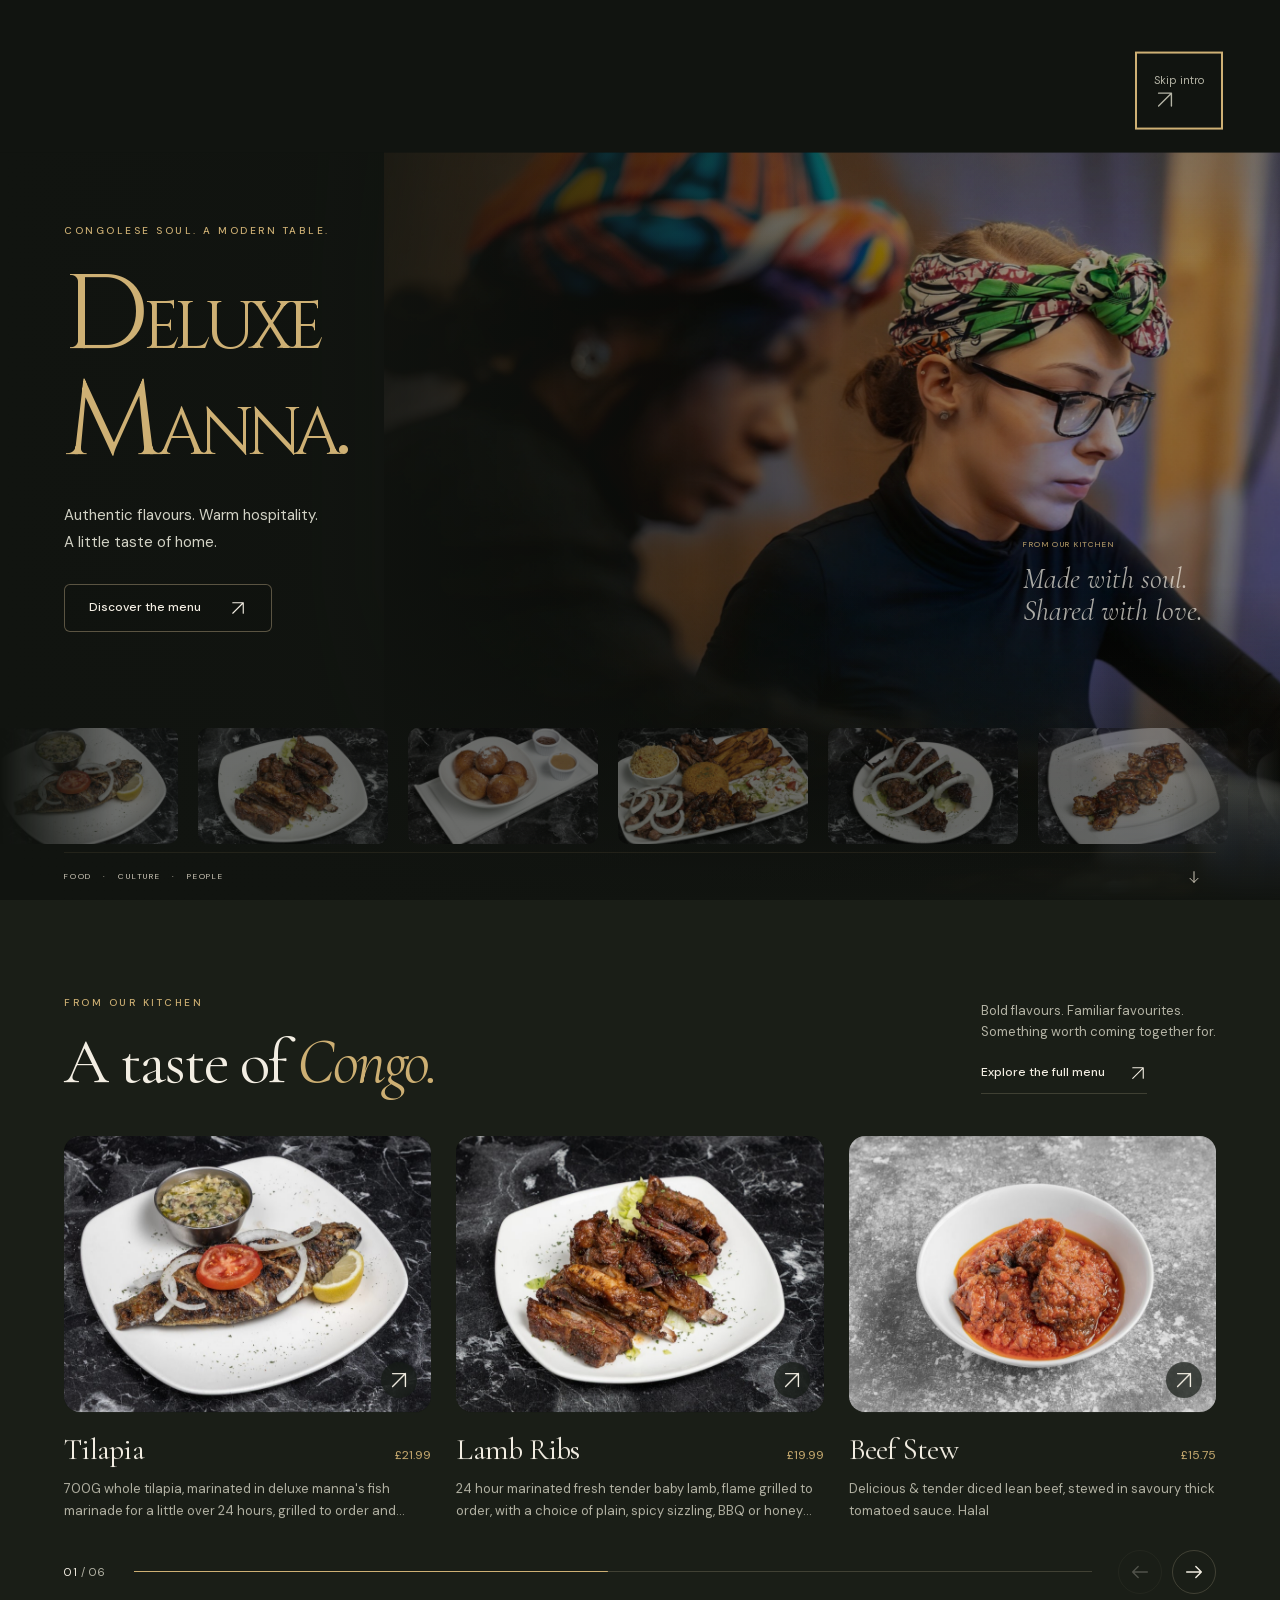
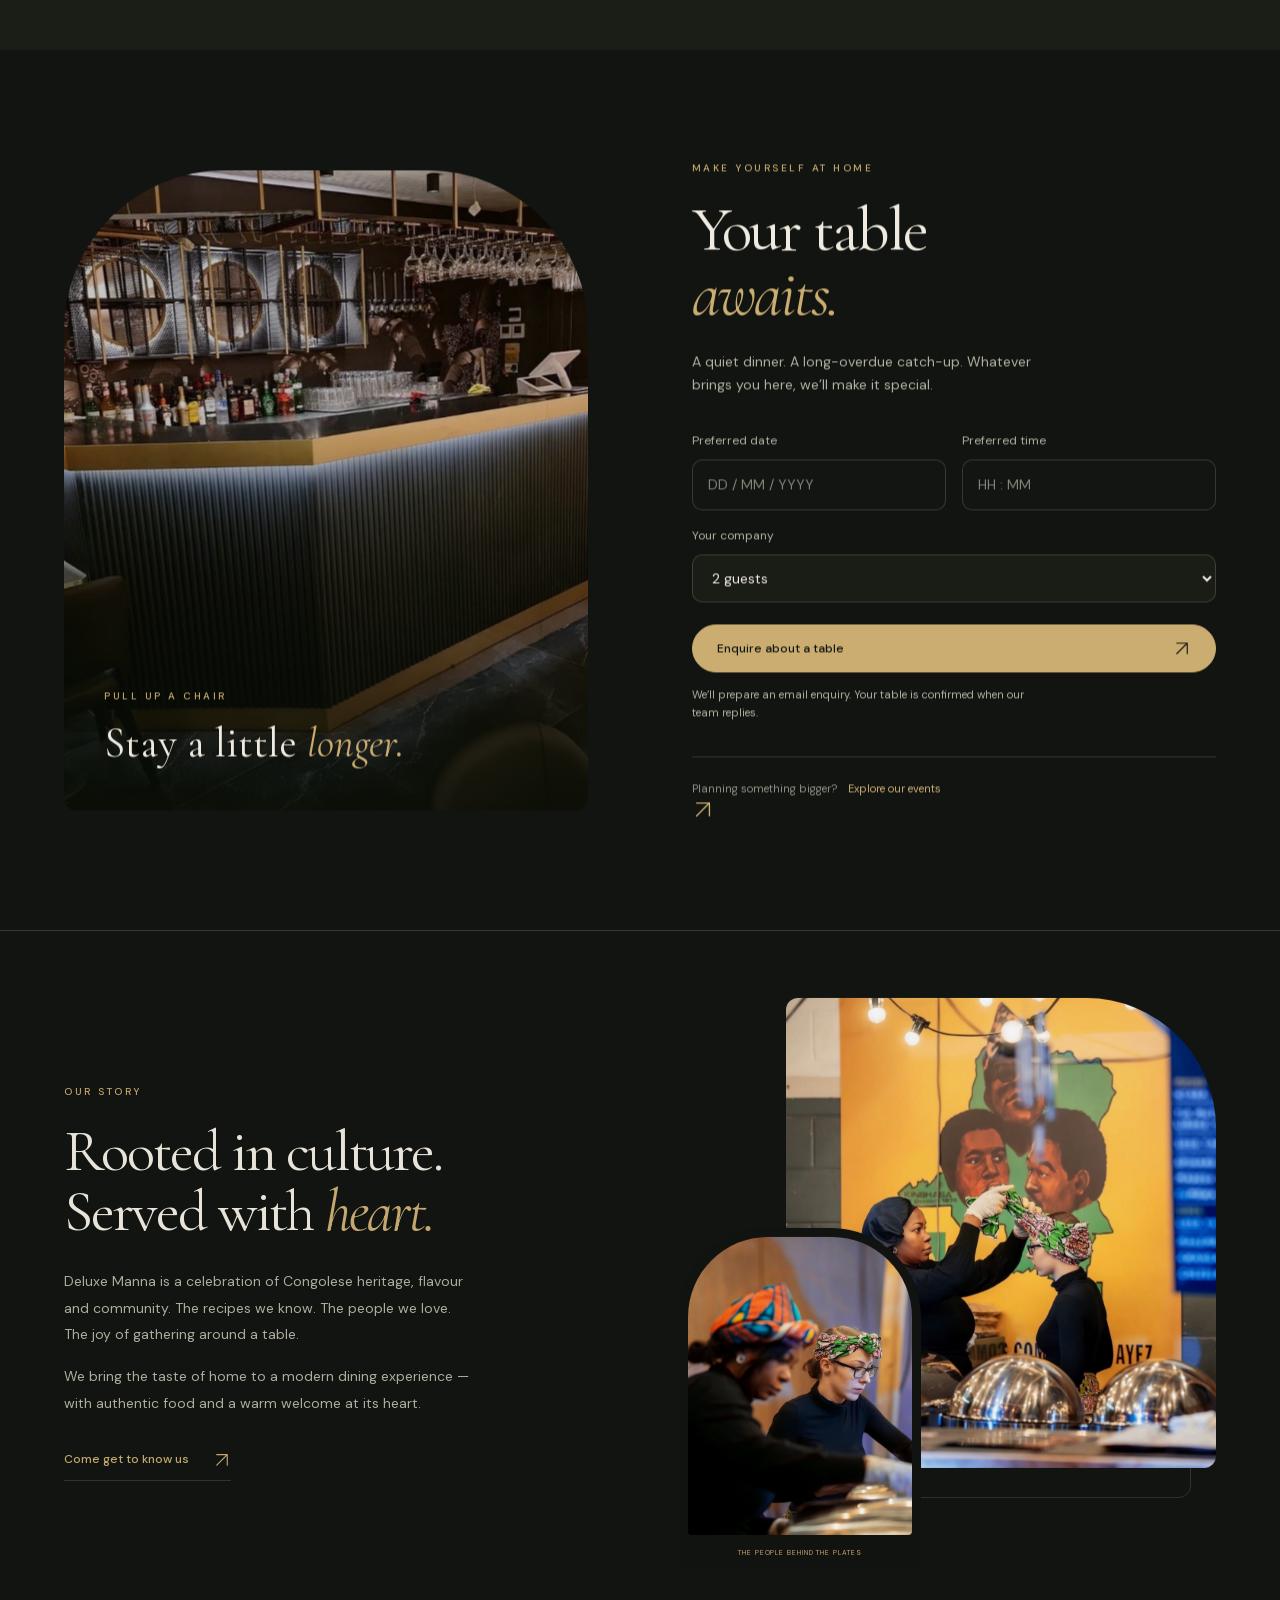
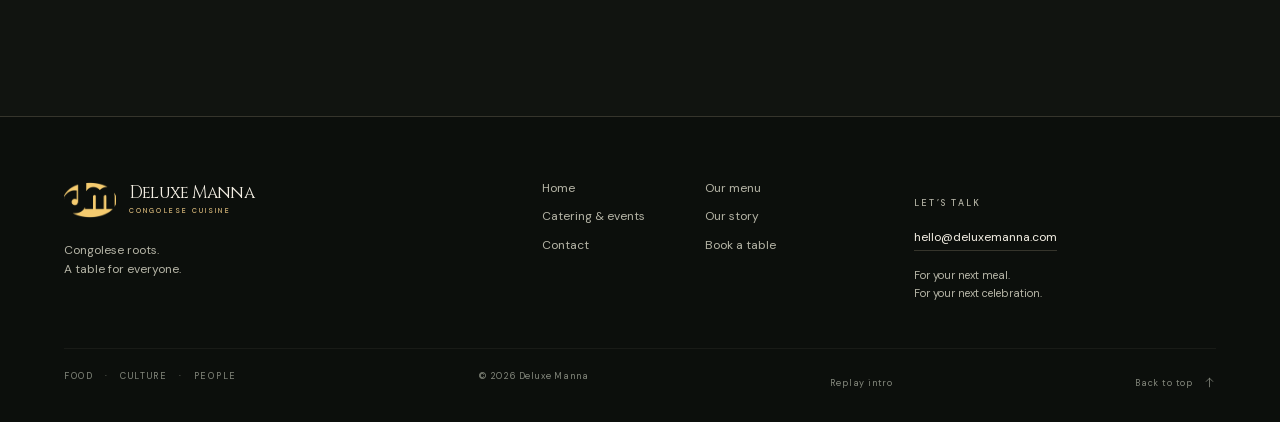
<file: index.html>
<!doctype html>
<html lang="en" id="top"><head><meta charset="utf-8"><meta name="viewport" content="width=device-width, initial-scale=1, viewport-fit=cover"><meta name="theme-color" content="#111410"><meta name="description" content="Congolese cuisine, made for sharing."><meta name="apple-mobile-web-app-capable" content="yes"><meta name="apple-mobile-web-app-status-bar-style" content="black-translucent"><title>Deluxe Manna — Congolese Cuisine</title><link rel="icon" type="image/png" href="assets/logo.png"><link rel="apple-touch-icon" href="assets/logo.png"><link rel="stylesheet" href="site.css?v=6"><link rel="stylesheet" href="home-v2.css?v=6"><link rel="stylesheet" href="cart.css?v=6"><script src="assets/vendor/gsap.min.js" defer></script><script src="assets/vendor/ScrollTrigger.min.js" defer></script><script src="site.js?v=6" defer></script><script src="home-v2.js?v=6" defer></script><script src="cart.js?v=6" defer></script><script src="supabase-content.js?v=6" defer></script><script src="supabase-menu.js?v=6" defer></script></head><body class="home-page" data-page="home">
<a class="skip-link" href="#main-content">Skip to content</a>
<header class="site-header"><a class="brand-lockup" href="index.html" aria-label="Deluxe Manna home"><span class="brand-symbol"><img src="assets/logo.png" alt="" width="1890" height="1417"></span><span class="brand-name">Deluxe Manna<small>CONGOLESE CUISINE</small></span></a><nav class="desktop-nav" aria-label="Main navigation"><a href="index.html" aria-current="page"><span>Home</span></a><a href="menu.html"><span>Our menu</span></a><a href="catering.html"><span>Catering & events</span></a><a href="contact.html"><span>Contact</span></a></nav><button class="cart-trigger" type="button" aria-label="View basket"><svg viewBox="0 0 24 24" aria-hidden="true"><path d="M6 7h12l-1 11H7L6 7"/><path d="M9 7V5a3 3 0 0 1 6 0v2"/><circle cx="10" cy="19" r="1.2"/><circle cx="16" cy="19" r="1.2"/></svg><span class="cart-count"></span></button><a class="button button-outline header-book" href="index.html#booking">Book a table <svg viewBox="0 0 24 24" aria-hidden="true"><path d="M5 19 19 5M5 5h14v14"/></svg></a><div class="reading-progress" aria-hidden="true"></div></header>
<nav class="mobile-tabs" aria-label="Main navigation"><a href="index.html" aria-current="page"><svg viewBox="0 0 24 24" aria-hidden="true"><path d="m3 10 9-7 9 7v10a1 1 0 0 1-1 1h-5v-8H9v8H4a1 1 0 0 1-1-1z"/></svg><span>Home</span></a><a href="menu.html"><svg viewBox="0 0 24 24" aria-hidden="true"><path d="M5 3v7a3 3 0 0 0 6 0V3M8 3v18M19 21V3c-4 3-4 10 0 10"/></svg><span>Menu</span></a><a href="catering.html"><svg viewBox="0 0 24 24" aria-hidden="true"><path d="m7 3-2 7a4 4 0 0 0 8 0l-2-7zM9 14v7M5 21h8M16 3l3 4M19 2v1M19 10h2"/></svg><span>Events</span></a><a href="contact.html"><svg viewBox="0 0 24 24" aria-hidden="true"><path d="M21 11.5a8.5 8.5 0 0 1-8.5 8.5H4l-2 2V11.5a9.5 9.5 0 0 1 19 0Z"/><path d="M7 11h.01M12 11h.01M17 11h.01"/></svg><span>Contact</span></a></nav>
<main id="main-content">
  <section class="home-hero page-hero" id="home" aria-labelledby="hero-title">
    <div class="home-hero-image"><img src="assets/homepage-hero.jpg" alt="The Deluxe Manna team preparing food in the kitchen" width="1440" height="1789" fetchpriority="high"></div>
    <div class="home-hero-shade" aria-hidden="true"></div>
    <div class="home-hero-copy container">
      <p class="eyebrow" data-hero-item>CONGOLESE SOUL. A MODERN TABLE.</p>
      <h1 id="hero-title" aria-label="Deluxe Manna" data-hero-item><span><b>D</b>eluxe</span><span><b>M</b>anna<span class="title-dot">.</span></span></h1>
      <p class="home-hero-intro" data-hero-item>Authentic flavours. Warm hospitality.<br>A little taste of home.</p>
      <a href="menu.html" class="button button-outline home-menu-button" data-hero-item>Discover the menu <svg viewBox="0 0 24 24" aria-hidden="true"><path d="M5 19 19 5M5 5h14v14"/></svg></a>
    </div>
    <p class="hero-photo-note" aria-hidden="true"><span>FROM OUR KITCHEN</span>Made with soul.<br>Shared with love.</p>
    <div class="hero-food-reel" aria-label="A taste of our menu">
      <div class="food-reel-window" tabindex="0" role="region" aria-label="Food photographs, scroll to explore">
        <div class="food-reel-track">
          <a href="menu.html#dish-2740697167" class="hero-food-card"><img src="assets/menu/2740697167.jpg" alt="Explore Tilapia" width="800" height="600"></a>
          <a href="menu.html#dish-2740697153" class="hero-food-card"><img src="assets/menu/2740697153.jpg" alt="Explore Lamb Ribs" width="800" height="600"></a>
          <a href="menu.html#dish-2740697175" class="hero-food-card"><img src="assets/menu/2740697175.jpg" alt="Explore Puff Puffs" width="800" height="600"></a>
          <a href="menu.html#dish-2740697128" class="hero-food-card"><img src="assets/menu/2740697128.jpg" alt="Explore Manna Platter" width="800" height="600"></a>
          <a href="menu.html#dish-2740697115" class="hero-food-card"><img src="assets/menu/2740697115.jpg" alt="Explore Beef Skewers" width="800" height="600"></a>
          <a href="menu.html#dish-2740697123" class="hero-food-card"><img src="assets/menu/2740697123.jpg" alt="Explore Chicken Wings" width="800" height="600"></a>
        </div>
      </div>
    </div>
    <div class="home-hero-bottom"><span>FOOD &nbsp; · &nbsp; CULTURE &nbsp; · &nbsp; PEOPLE</span><a href="#menu" aria-label="Explore our menu below"><svg viewBox="0 0 24 24" aria-hidden="true"><path d="M12 4v16m-6-6 6 6 6-6"/></svg></a></div>
  </section>
  <section class="home-menu" id="menu" aria-labelledby="menu-title">
    <div class="container">
      <div class="home-section-top" data-reveal><div><p class="eyebrow">FROM OUR KITCHEN</p><h2 class="section-heading" id="menu-title">A taste of <em>Congo.</em></h2></div><div class="home-menu-caption"><p>Bold flavours. Familiar favourites.<br>Something worth coming together for.</p><a href="menu.html" class="text-link">Explore the full menu <svg viewBox="0 0 24 24" aria-hidden="true"><path d="M5 19 19 5M5 5h14v14"/></svg></a></div></div>
      <div class="meal-carousel" role="region" aria-label="Six featured meals" tabindex="0" data-reveal>
        <article class="meal-slide"><a class="meal-photo" href="menu.html#dish-2740697167" aria-label="Explore Tilapia"><img src="assets/menu/2740697167.jpg" alt="Tilapia" width="800" height="600" loading="lazy"><span class="meal-photo-arrow" aria-hidden="true"><svg viewBox="0 0 24 24" aria-hidden="true"><path d="M5 19 19 5M5 5h14v14"/></svg></span></a><div class="meal-title"><h3><a href="menu.html#dish-2740697167">Tilapia</a></h3><span>£21.99</span></div><p>700G whole tilapia, marinated in deluxe manna&#x27;s fish marinade for a little over 24 hours, grilled to order and drizzled with our creamy scallion &amp; mushroom sauce or onion &amp; hot chilli sauce.</p></article>
<article class="meal-slide"><a class="meal-photo" href="menu.html#dish-2740697153" aria-label="Explore Lamb Ribs"><img src="assets/menu/2740697153.jpg" alt="Lamb Ribs" width="800" height="600" loading="lazy"><span class="meal-photo-arrow" aria-hidden="true"><svg viewBox="0 0 24 24" aria-hidden="true"><path d="M5 19 19 5M5 5h14v14"/></svg></span></a><div class="meal-title"><h3><a href="menu.html#dish-2740697153">Lamb Ribs</a></h3><span>£19.99</span></div><p>24 hour marinated fresh tender baby lamb, flame grilled to order, with a choice of plain, spicy sizzling, BBQ or honey sauce &amp; both. Spicy, halal</p></article>
<article class="meal-slide"><a class="meal-photo" href="menu.html#dish-2740697126" aria-label="Explore Beef Stew"><img src="assets/menu/2740697126.jpg" alt="Beef Stew" width="800" height="600" loading="lazy"><span class="meal-photo-arrow" aria-hidden="true"><svg viewBox="0 0 24 24" aria-hidden="true"><path d="M5 19 19 5M5 5h14v14"/></svg></span></a><div class="meal-title"><h3><a href="menu.html#dish-2740697126">Beef Stew</a></h3><span>£15.75</span></div><p>Delicious &amp; tender diced lean beef, stewed in savoury thick tomatoed sauce. Halal</p></article>
<article class="meal-slide"><a class="meal-photo" href="menu.html#dish-2740697128" aria-label="Explore Manna Platter"><img src="assets/menu/2740697128.jpg" alt="Manna Platter" width="800" height="600" loading="lazy"><span class="meal-photo-arrow" aria-hidden="true"><svg viewBox="0 0 24 24" aria-hidden="true"><path d="M5 19 19 5M5 5h14v14"/></svg></span></a><div class="meal-title"><h3><a href="menu.html#dish-2740697128">Manna Platter</a></h3><span>£64.99</span></div><p>Serves up to 4 people smoked lamb ntaba, chicken wings, lamb ribs, plantain, mixed fried rice &amp; manna salad. Halal</p></article>
<article class="meal-slide"><a class="meal-photo" href="menu.html#dish-2740697154" aria-label="Explore Poulet Mayo"><img src="assets/menu/2740697154.jpg" alt="Poulet Mayo" width="800" height="600" loading="lazy"><span class="meal-photo-arrow" aria-hidden="true"><svg viewBox="0 0 24 24" aria-hidden="true"><path d="M5 19 19 5M5 5h14v14"/></svg></span></a><div class="meal-title"><h3><a href="menu.html#dish-2740697154">Poulet Mayo</a></h3><span>£26.50</span></div><p>This recipe involves baking chicken with spices, then roasting it a second time with mayonnaise and vegetables such as onions and bell peppers</p></article>
<article class="meal-slide"><a class="meal-photo" href="menu.html#dish-2740697123" aria-label="Explore Chicken Wings"><img src="assets/menu/2740697123.jpg" alt="Chicken Wings" width="800" height="600" loading="lazy"><span class="meal-photo-arrow" aria-hidden="true"><svg viewBox="0 0 24 24" aria-hidden="true"><path d="M5 19 19 5M5 5h14v14"/></svg></span></a><div class="meal-title"><h3><a href="menu.html#dish-2740697123">Chicken Wings</a></h3><span>£12.99</span></div><p>24 hours marinated fresh tender chicken wings, flame - grilled to order, drizzled with a choice of spicy or sizzling BBQ &amp; honey sauce or both. Halal</p></article>
      </div>
      <div class="meal-controls"><span class="meal-count" aria-live="polite">01 <span>/ 06</span></span><div class="meal-progress" aria-hidden="true"><span></span></div><div class="meal-arrows"><button class="icon-button meal-prev" type="button" aria-label="Previous meal"><svg viewBox="0 0 24 24" aria-hidden="true"><path d="M20 12H4m6-6-6 6 6 6"/></svg></button><button class="icon-button meal-next" type="button" aria-label="Next meal"><svg viewBox="0 0 24 24" aria-hidden="true"><path d="M4 12h16m-6-6 6 6-6 6"/></svg></button></div></div>
    </div>
  </section>
  <section class="home-booking container" id="booking" aria-labelledby="booking-title">
    <figure class="booking-photo" data-reveal><img src="assets/interior-bar.jpeg" alt="Warm lighting and intimate tables in the Deluxe Manna restaurant" width="1242" height="1552" loading="lazy" data-parallax><figcaption><span class="eyebrow">PULL UP A CHAIR</span><span>Stay a little <em>longer.</em></span></figcaption></figure>
    <div class="booking-copy" data-reveal><p class="eyebrow">MAKE YOURSELF AT HOME</p><h2 class="section-heading" id="booking-title">Your table<br><em>awaits.</em></h2><p>A quiet dinner. A long-overdue catch-up. Whatever brings you here, we’ll make it special.</p>
      <form id="reservation-start" class="reservation-start"><div class="reservation-fields"><label for="reserve-date">Preferred date<input type="text" inputmode="numeric" placeholder="DD / MM / YYYY" id="reserve-date" name="date" required onfocus="this.type='date'; this.focus()" onblur="if(!this.value) this.type='text'"></label><label for="reserve-time">Preferred time<input type="text" placeholder="HH : MM" id="reserve-time" name="time" required onfocus="this.type='time'; this.focus()" onblur="if(!this.value) this.type='text'"></label><label for="reserve-guests">Your company<select id="reserve-guests" name="guests"><option value="2">2 guests</option><option value="1">1 guest</option><option value="3">3 guests</option><option value="4">4 guests</option><option value="5">5 guests</option><option value="6">6 guests</option><option value="7 or more">7 or more guests</option></select></label></div><button class="button" type="submit">Enquire about a table <svg viewBox="0 0 24 24" aria-hidden="true"><path d="M5 19 19 5M5 5h14v14"/></svg></button><p class="form-note">We’ll prepare an email enquiry. Your table is confirmed when our team replies.</p></form>
      <a class="booking-event-link" href="catering.html">Planning something bigger? <span>Explore our events <svg viewBox="0 0 24 24" aria-hidden="true"><path d="M5 19 19 5M5 5h14v14"/></svg></span></a>
    </div>
  </section>
  <section class="home-story container" id="story" aria-labelledby="story-title">
    <div class="story-copy" data-reveal><p class="eyebrow">OUR STORY</p><h2 class="section-heading" id="story-title">Rooted in culture.<br>Served with <em>heart.</em></h2><p>Deluxe Manna is a celebration of Congolese heritage, flavour and community. The recipes we know. The people we love. The joy of gathering around a table.</p><p>We bring the taste of home to a modern dining experience — with authentic food and a warm welcome at its heart.</p><a href="contact.html" class="text-link">Come get to know us <svg viewBox="0 0 24 24" aria-hidden="true"><path d="M5 19 19 5M5 5h14v14"/></svg></a></div>
    <div class="story-photos" data-reveal><figure class="story-culture"><img src="assets/culture.jpeg" alt="Celebrating Congolese culture and the people at the heart of Deluxe Manna" loading="lazy" width="1242" height="1552" data-parallax></figure><figure class="story-kitchen"><img src="assets/kitchen-team.jpeg" alt="The Deluxe Manna team in the kitchen" loading="lazy" width="1242" height="1552"><figcaption>THE PEOPLE BEHIND THE PLATES</figcaption></figure><span class="story-photo-line" aria-hidden="true"></span></div>
  </section>
  <dialog id="reservation-dialog" aria-labelledby="reservation-dialog-title"><div class="reservation-sheet"><div class="reservation-sheet-top"><span class="eyebrow">A PLACE AT OUR TABLE</span><button type="button" class="icon-button reservation-close" aria-label="Close reservation enquiry"><svg viewBox="0 0 24 24" aria-hidden="true"><path d="m6 6 12 12M18 6 6 18"/></svg></button></div><h2 id="reservation-dialog-title">Let’s make<br>an <em>evening of it.</em></h2><p class="reservation-summary"></p><form id="reservation-details"><label for="reservation-name">Your name<input id="reservation-name" name="name" autocomplete="name" required maxlength="120" placeholder="Full name"></label><label for="reservation-email">Email address<input id="reservation-email" name="email" type="email" autocomplete="email" required maxlength="200" placeholder="you@example.com"></label><label for="reservation-note">Anything we should know? <span>(optional)</span><textarea id="reservation-note" name="message" rows="2" maxlength="1000" placeholder="A special occasion, dietary requirements…"></textarea></label><button class="button" type="submit">Open email enquiry <svg viewBox="0 0 24 24" aria-hidden="true"><path d="M5 19 19 5M5 5h14v14"/></svg></button><p class="form-note">Review and send the draft from your email app. This is a request, not a confirmed reservation.</p><p class="form-result" role="status" hidden>Your email draft is ready. Send it from your email app to complete your enquiry. If it didn’t open, email <a href="mailto:hello@deluxemanna.com">hello@deluxemanna.com</a>.</p></form></div></dialog>
</main>

<footer class="site-footer"><div class="container"><div class="footer-top"><div class="footer-brand"><a class="brand-lockup" href="index.html" aria-label="Deluxe Manna home"><span class="brand-symbol"><img src="assets/logo.png" alt="" width="1890" height="1417"></span><span class="brand-name">Deluxe Manna<small>CONGOLESE CUISINE</small></span></a><p>Congolese roots.<br>A table for everyone.</p></div><nav class="footer-nav" aria-label="Footer navigation"><a href="index.html">Home</a><a href="menu.html">Our menu</a><a href="catering.html">Catering & events</a><a href="index.html#story">Our story</a><a href="contact.html">Contact</a><a href="index.html#booking">Book a table</a></nav><div class="footer-contact"><p class="eyebrow">LET’S TALK</p><a href="mailto:hello@deluxemanna.com">hello@deluxemanna.com</a><p>For your next meal.<br>For your next celebration.</p></div></div><div class="footer-base"><span class="footer-culture">Food &nbsp; · &nbsp; Culture &nbsp; · &nbsp; People</span><span class="footer-copyright">© 2026 Deluxe Manna</span><button type="button" class="replay-intro">Replay intro</button><a href="#top">Back to top <svg viewBox="0 0 24 24" aria-hidden="true"><path d="M12 20V4m-6 6 6-6 6 6"/></svg></a></div></div></footer>
<div class="brand-intro" hidden role="dialog" aria-modal="true" aria-label="Welcome to Deluxe Manna"><div class="intro-center"><span class="brand-symbol intro-symbol"><img src="assets/logo.png" alt="" width="1890" height="1417"></span><p class="intro-name">Deluxe Manna</p><div class="intro-line"></div><div class="intro-caption"><span>Food</span><span>Culture</span><span>People</span></div></div><button class="intro-skip" type="button">Skip intro <svg viewBox="0 0 24 24" aria-hidden="true"><path d="M5 19 19 5M5 5h14v14"/></svg></button></div><div class="route-transition" hidden aria-hidden="true"><div class="route-panel route-panel-a"></div><div class="route-panel route-panel-b"></div><div class="route-label"><span>Deluxe Manna</span><span class="route-destination"></span></div></div><div class="cart-backdrop" data-close-cart aria-hidden="true"></div><div class="cart-drawer" role="dialog" aria-modal="true" aria-label="Your basket"><div class="cart-drawer-head"><h2>Your <em>basket</em></h2><button class="cart-close" type="button" data-close-cart aria-label="Close basket"><svg viewBox="0 0 24 24" aria-hidden="true"><path d="m6 6 12 12M18 6 6 18"/></svg></button></div><div class="cart-drawer-body"><div class="cart-empty"><svg viewBox="0 0 24 24" aria-hidden="true"><path d="M6 7h12l-1 11H7L6 7"/><path d="M9 7V5a3 3 0 0 1 6 0v2"/><circle cx="10" cy="19" r="1.2"/><circle cx="16" cy="19" r="1.2"/></svg><p>Your basket is empty</p><p style="font-size:12px; color:var(--muted); margin-top:6px">Tap + beside any dish to add it.</p></div><div class="cart-items"></div></div><div class="cart-drawer-foot"><div class="cart-totals"><div><span>Subtotal</span><span data-cart-subtotal>£0.00</span></div><div><span>Delivery</span><span data-cart-fee>—</span></div><div><strong>Total</strong><strong data-cart-total>£0.00</strong></div></div><a class="button cart-checkout" href="checkout.html">Go to checkout <svg viewBox="0 0 24 24" aria-hidden="true"><path d="M5 19 19 5M5 5h14v14"/></svg></a><p class="cart-note">Pay on delivery or card at checkout. No Deliveroo needed.</p></div></div>
</body></html>
</file>
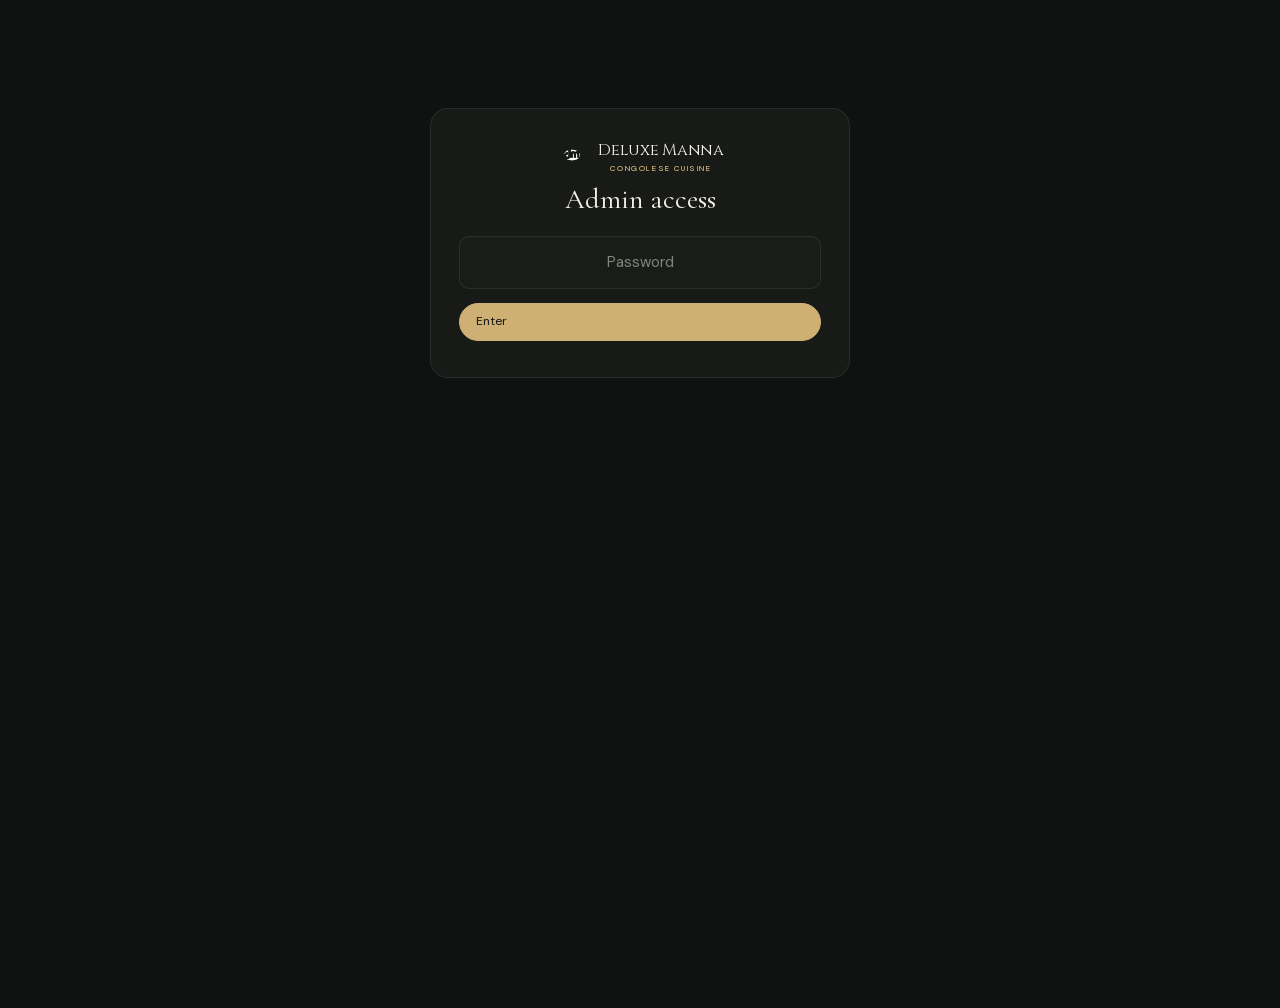
<file: admin/index.html>
<!doctype html>
<html lang="en"><head><meta charset="utf-8"><meta name="viewport" content="width=device-width, initial-scale=1"><title>Deluxe Manna — Admin</title><link rel="icon" type="image/png" href="../assets/logo.png"><link rel="stylesheet" href="../site.css?v=5"><link rel="stylesheet" href="../admin.css?v=5"></head><body>
<div id="login-view" class="login">
  <div class="admin-brand" style="justify-content:center; margin-bottom:12px"><img src="../assets/logo.png" alt=""><span>Deluxe Manna<small style="display:block; font:500 8px DM Sans; letter-spacing:.2em; color:var(--gold)">CONGOLESE CUISINE</small></span></div>
  <h2>Admin access</h2>
  <form id="login-form"><input id="login-pass" type="password" placeholder="Password" required><button class="btn btn-gold" type="submit" style="width:100%">Enter</button><p id="login-err" style="color:#ff8a8a; font-size:12px; margin-top:8px"></p></form>
</div>

<div id="app-view" hidden>
  <div class="admin-shell">
    <nav class="admin-nav" id="admin-nav"></nav>
    <main class="admin-main">
      <div class="admin-top">
        <h1 id="cat-title">Global</h1>
        <div class="admin-actions">
          <a class="btn" href="../index.html" target="_blank">View site</a>
          <button class="btn" id="logout">Logout</button>
        </div>
      </div>
      <div id="admin-main"></div>
      <p class="note" style="margin-top:18px">Tip: image/video uploads go to Supabase Storage <code>site-media</code> and are public. Save after editing text.</p>
    </main>
  </div>
</div>

<script src="../admin.js?v=5"></script>
</body></html>
</file>
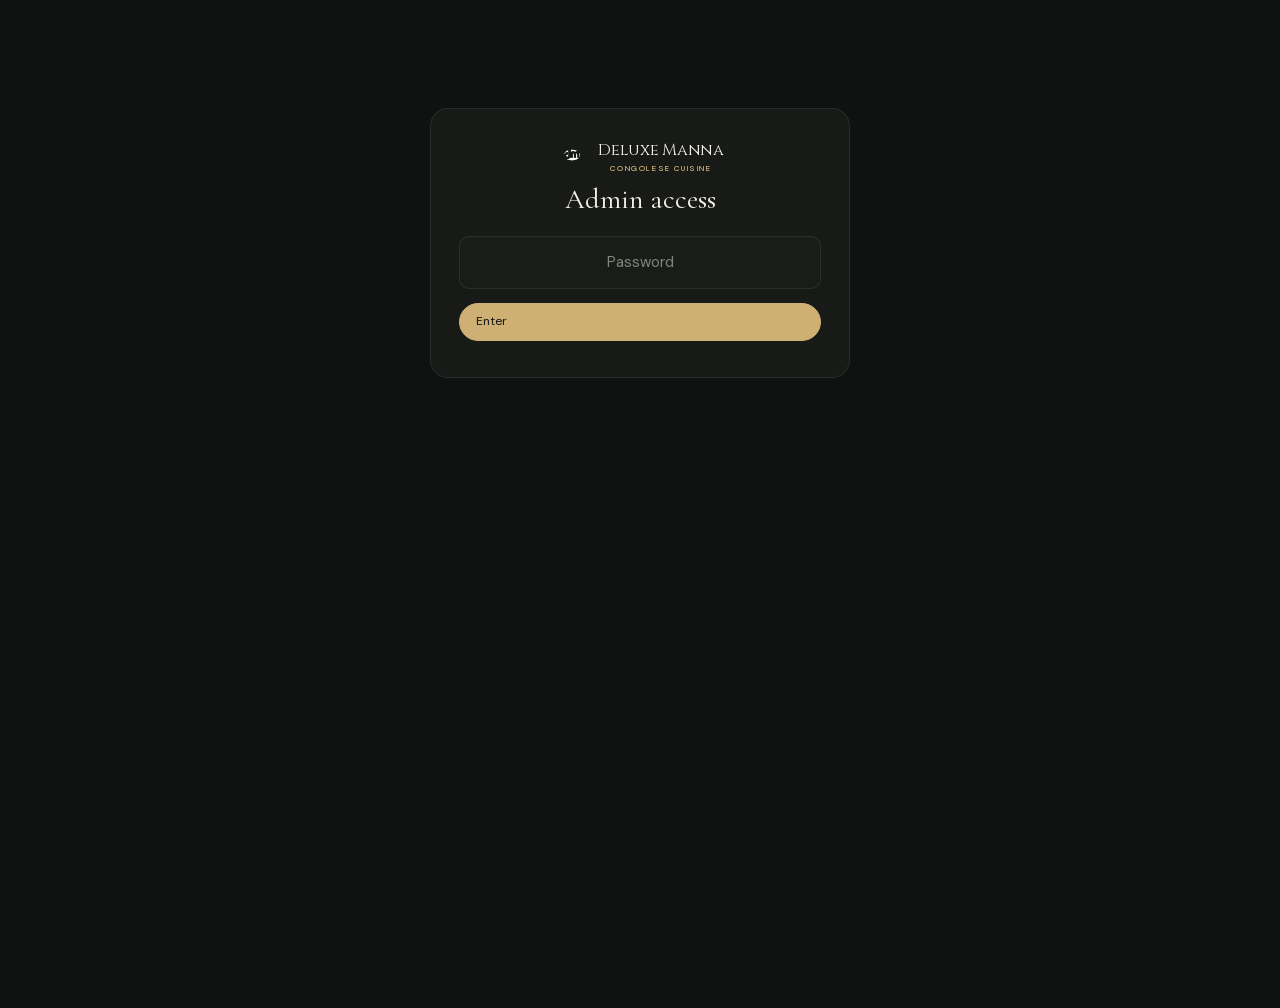
<file: admin.html>
<!doctype html>
<html lang="en"><head><meta charset="utf-8"><meta name="viewport" content="width=device-width, initial-scale=1"><title>Deluxe Manna — Admin</title><link rel="icon" type="image/png" href="assets/logo.png"><link rel="stylesheet" href="site.css?v=5"><link rel="stylesheet" href="admin.css?v=5"></head><body>
<div id="login-view" class="login">
  <div class="admin-brand" style="justify-content:center; margin-bottom:12px"><img src="assets/logo.png" alt=""><span>Deluxe Manna<small style="display:block; font:500 8px DM Sans; letter-spacing:.2em; color:var(--gold)">CONGOLESE CUISINE</small></span></div>
  <h2>Admin access</h2>
  <form id="login-form"><input id="login-pass" type="password" placeholder="Password" required><button class="btn btn-gold" type="submit" style="width:100%">Enter</button><p id="login-err" style="color:#ff8a8a; font-size:12px; margin-top:8px"></p></form>
</div>
<div id="app-view" hidden>
  <div class="admin-shell">
    <nav class="admin-nav" id="admin-nav"></nav>
    <main class="admin-main">
      <div class="admin-top">
        <h1 id="cat-title">Global</h1>
        <div class="admin-actions">
          <a class="btn" href="index.html" target="_blank">View site</a>
          <button class="btn" id="logout">Logout</button>
        </div>
      </div>
      <div id="admin-main"></div>
      <p class="note" style="margin-top:18px">Tip: image/video uploads go to Supabase Storage <code>site-media</code> and are public. Save after editing text.</p>
    </main>
  </div>
</div>
<script src="admin.js?v=5"></script>
</body></html>
</file>
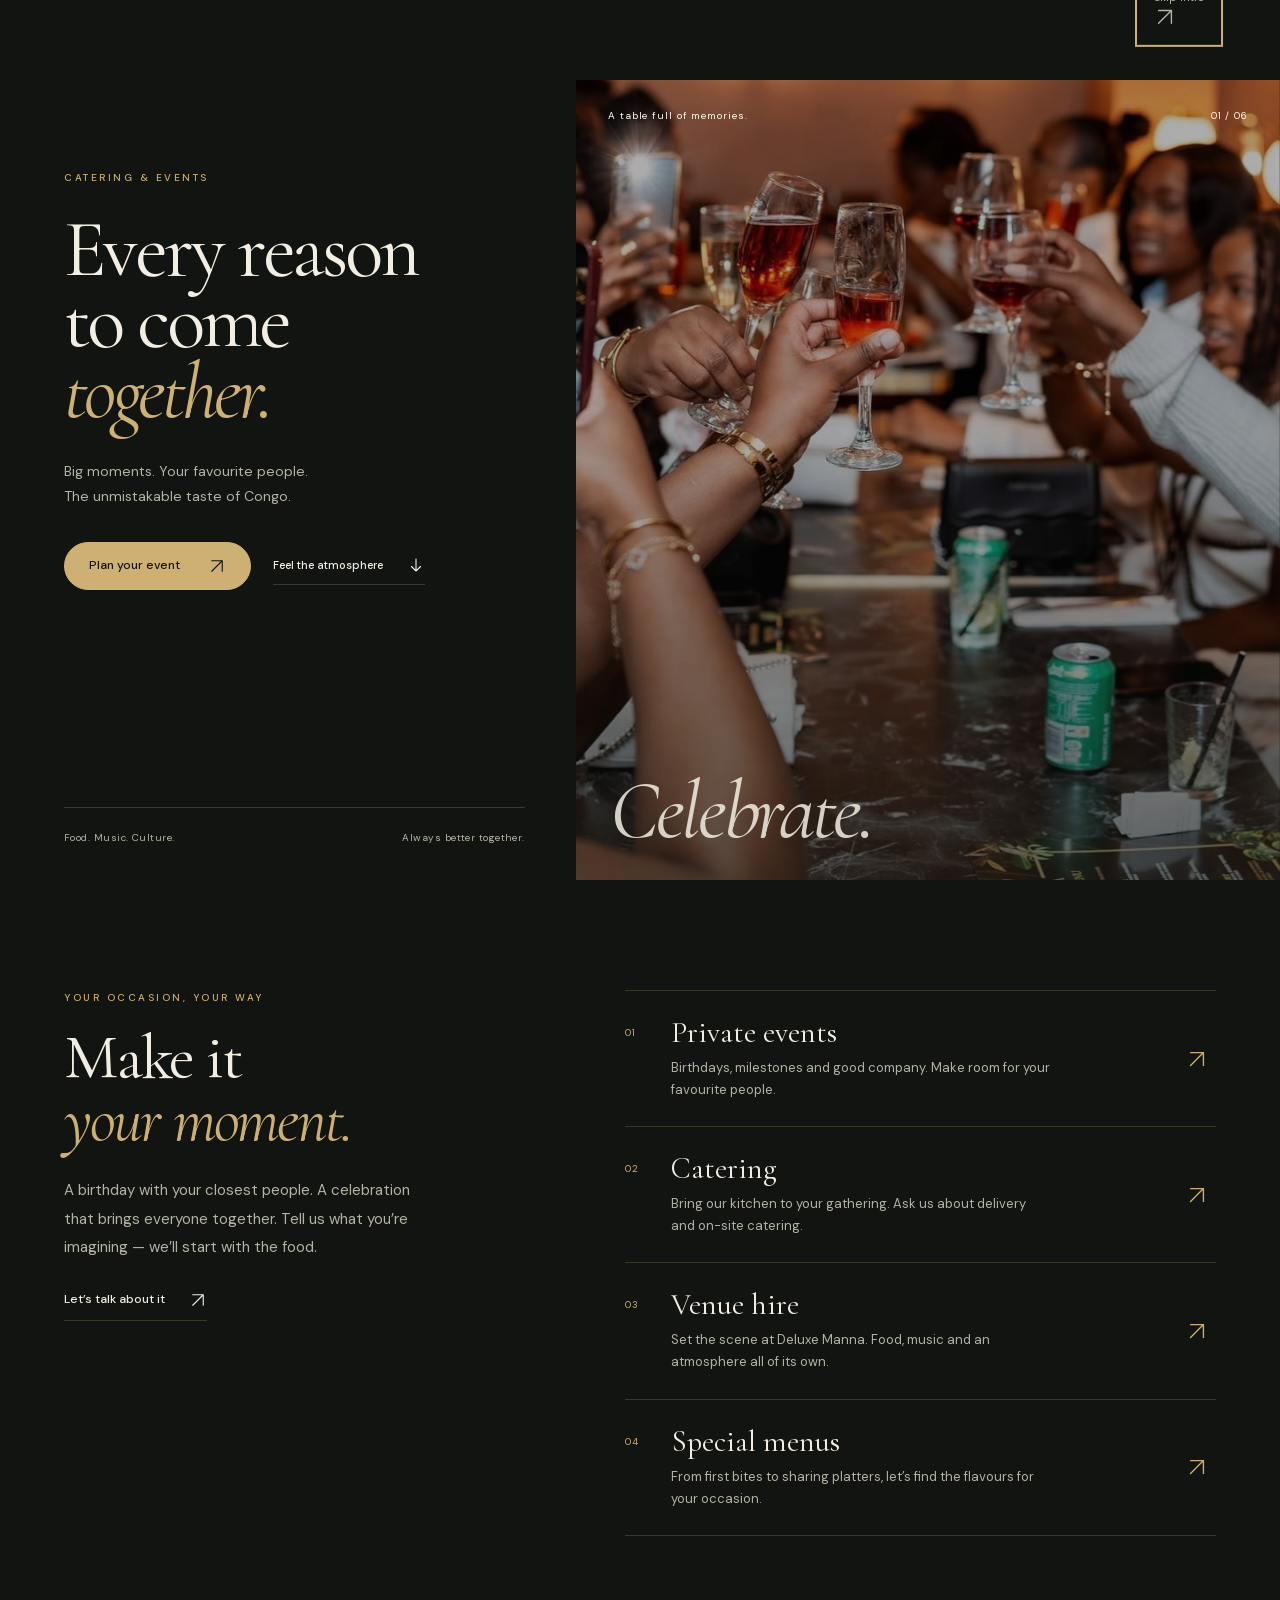
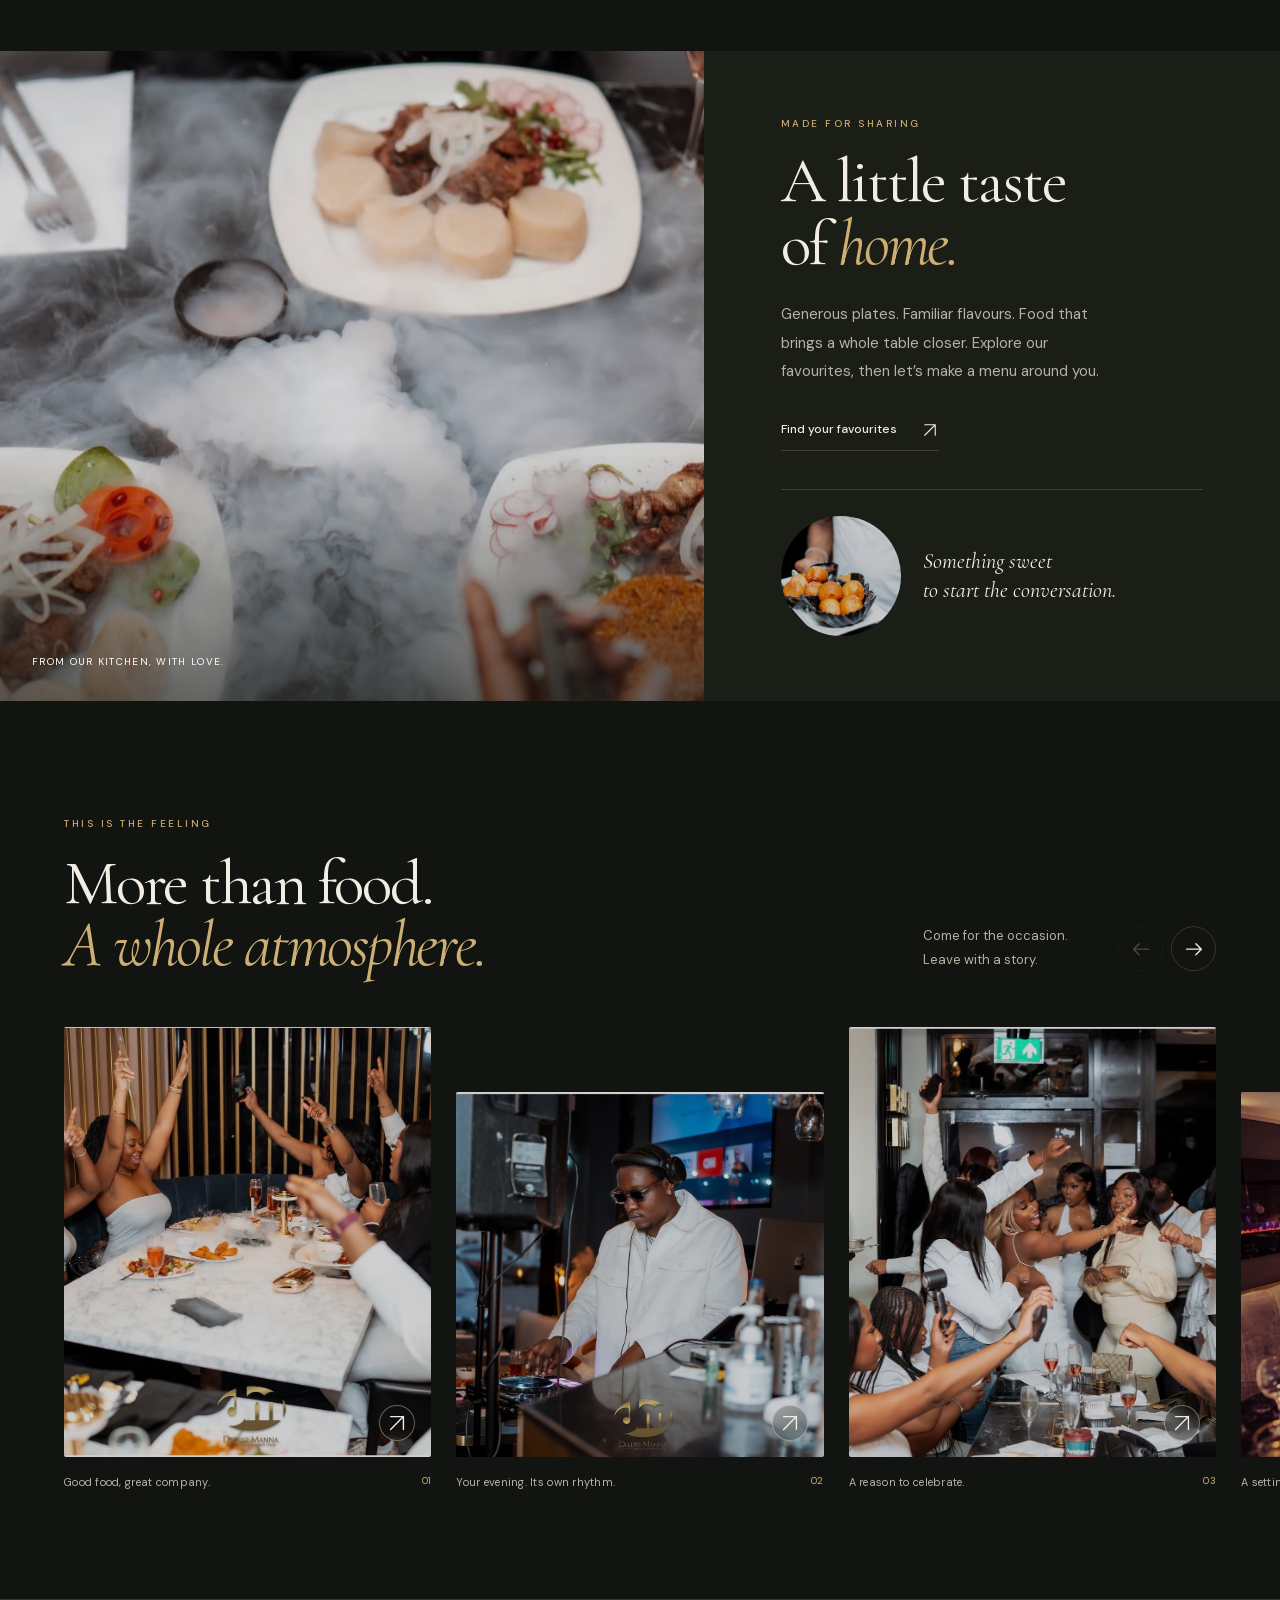
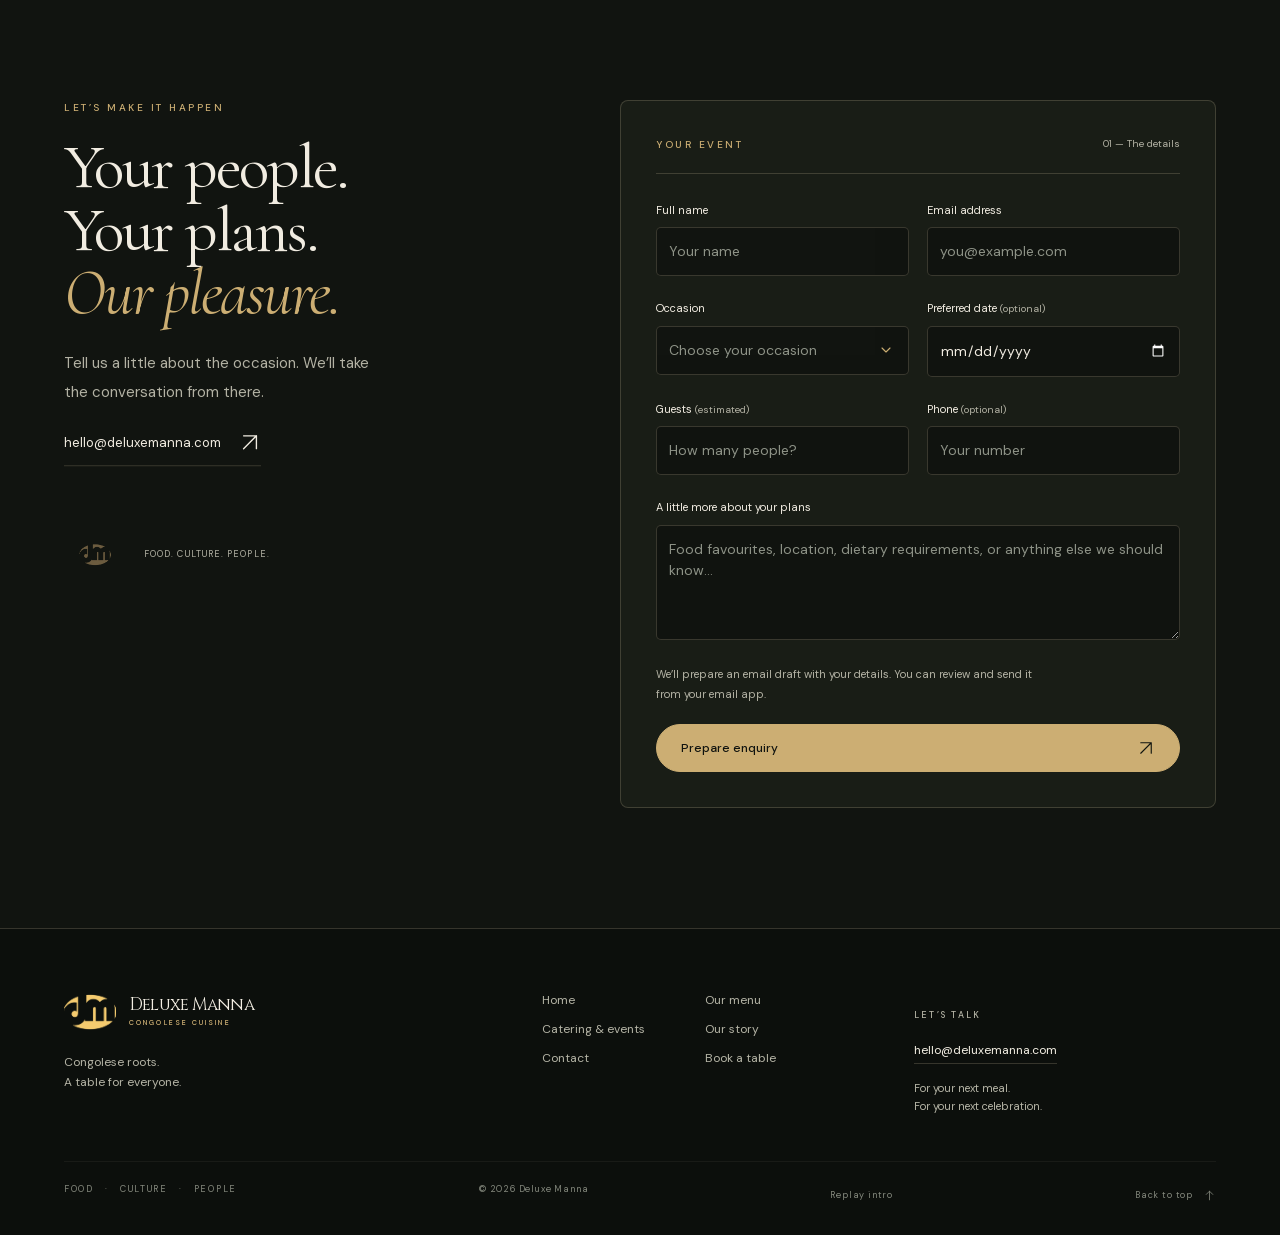
<file: catering.html>
<!doctype html>
<html lang="en" id="top"><head><meta charset="utf-8"><meta name="viewport" content="width=device-width, initial-scale=1, viewport-fit=cover"><meta name="theme-color" content="#111410"><meta name="description" content="Good food and great company for every occasion."><meta name="apple-mobile-web-app-capable" content="yes"><meta name="apple-mobile-web-app-status-bar-style" content="black-translucent"><title>Deluxe Manna — Catering & events</title><link rel="icon" type="image/png" href="assets/logo.png"><link rel="apple-touch-icon" href="assets/logo.png"><link rel="stylesheet" href="site.css?v=6"><link rel="stylesheet" href="catering-v2.css?v=6"><link rel="stylesheet" href="cart.css?v=6"><script src="assets/vendor/gsap.min.js" defer></script><script src="assets/vendor/ScrollTrigger.min.js" defer></script><script src="site.js?v=6" defer></script><script src="catering-v2.js?v=6" defer></script><script src="cart.js?v=6" defer></script><script src="supabase-content.js?v=6" defer></script><script src="supabase-menu.js?v=6" defer></script></head><body class="events-page" data-page="events">
<a class="skip-link" href="#main-content">Skip to content</a>
<header class="site-header"><a class="brand-lockup" href="index.html" aria-label="Deluxe Manna home"><span class="brand-symbol"><img src="assets/logo.png" alt="" width="1890" height="1417"></span><span class="brand-name">Deluxe Manna<small>CONGOLESE CUISINE</small></span></a><nav class="desktop-nav" aria-label="Main navigation"><a href="index.html"><span>Home</span></a><a href="menu.html"><span>Our menu</span></a><a href="catering.html" aria-current="page"><span>Catering & events</span></a><a href="contact.html"><span>Contact</span></a></nav><button class="cart-trigger" type="button" aria-label="View basket"><svg viewBox="0 0 24 24" aria-hidden="true"><path d="M6 7h12l-1 11H7L6 7"/><path d="M9 7V5a3 3 0 0 1 6 0v2"/><circle cx="10" cy="19" r="1.2"/><circle cx="16" cy="19" r="1.2"/></svg><span class="cart-count"></span></button><a class="button button-outline header-book" href="index.html#booking">Book a table <svg viewBox="0 0 24 24" aria-hidden="true"><path d="M5 19 19 5M5 5h14v14"/></svg></a><div class="reading-progress" aria-hidden="true"></div></header>
<nav class="mobile-tabs" aria-label="Main navigation"><a href="index.html"><svg viewBox="0 0 24 24" aria-hidden="true"><path d="m3 10 9-7 9 7v10a1 1 0 0 1-1 1h-5v-8H9v8H4a1 1 0 0 1-1-1z"/></svg><span>Home</span></a><a href="menu.html"><svg viewBox="0 0 24 24" aria-hidden="true"><path d="M5 3v7a3 3 0 0 0 6 0V3M8 3v18M19 21V3c-4 3-4 10 0 10"/></svg><span>Menu</span></a><a href="catering.html" aria-current="page"><svg viewBox="0 0 24 24" aria-hidden="true"><path d="m7 3-2 7a4 4 0 0 0 8 0l-2-7zM9 14v7M5 21h8M16 3l3 4M19 2v1M19 10h2"/></svg><span>Events</span></a><a href="contact.html"><svg viewBox="0 0 24 24" aria-hidden="true"><path d="M21 11.5a8.5 8.5 0 0 1-8.5 8.5H4l-2 2V11.5a9.5 9.5 0 0 1 19 0Z"/><path d="M7 11h.01M12 11h.01M17 11h.01"/></svg><span>Contact</span></a></nav>
<main id="main-content">
  <section class="ev-hero page-hero" aria-labelledby="events-title">
    <div class="ev-hero-copy">
      <p class="eyebrow" data-hero-item>Catering &amp; events</p>
      <h1 id="events-title" data-hero-item>Every reason <br>to come<br><em>together.</em></h1>
      <p class="ev-hero-intro" data-hero-item>Big moments. Your favourite people.<br>The unmistakable taste of Congo.</p>
      <div class="ev-hero-actions" data-hero-item><a class="button" href="#enquire">Plan your event <svg viewBox="0 0 24 24" aria-hidden="true"><path d="M5 19 19 5M5 5h14v14"/></svg></a><a class="text-link" href="#moments">Feel the atmosphere <svg viewBox="0 0 24 24" aria-hidden="true"><path d="M12 4v16m-6-6 6 6 6-6"/></svg></a></div>
      <div class="ev-hero-foot" data-hero-item><span>Food. Music. Culture.</span><span>Always better together.</span></div>
    </div>
    <div class="ev-hero-visual">
      <img src="assets/events/toast.png" alt="Friends raising their glasses together at Deluxe Manna" width="1242" height="994" fetchpriority="high" data-parallax>
      <div class="ev-hero-caption"><span>A table full of memories.</span><span aria-hidden="true">01 / 06</span></div>
      <span class="ev-photo-word" aria-hidden="true">Celebrate.</span>
    </div>
  </section>

  <section class="ev-services container" id="services" aria-labelledby="services-title">
    <div class="ev-services-intro" data-reveal>
      <p class="eyebrow">Your occasion, your way</p>
      <h2 id="services-title">Make it <br><em>your moment.</em></h2>
      <p>A birthday with your closest people. A celebration that brings everyone together. Tell us what you’re imagining — we’ll start with the food.</p>
      <a class="text-link" href="#enquire">Let’s talk about it <svg viewBox="0 0 24 24" aria-hidden="true"><path d="M5 19 19 5M5 5h14v14"/></svg></a>
    </div>
    <div class="ev-service-options" data-reveal>
      <a class="ev-service" href="#enquire" data-event="Private celebration"><span class="ev-service-no">01</span><div><h3>Private events</h3><p>Birthdays, milestones and good company. Make room for your favourite people.</p></div><span class="ev-service-arrow" aria-hidden="true"><svg viewBox="0 0 24 24" aria-hidden="true"><path d="M5 19 19 5M5 5h14v14"/></svg></span></a>
      <a class="ev-service" href="#enquire" data-event="Catering"><span class="ev-service-no">02</span><div><h3>Catering</h3><p>Bring our kitchen to your gathering. Ask us about delivery and on-site catering.</p></div><span class="ev-service-arrow" aria-hidden="true"><svg viewBox="0 0 24 24" aria-hidden="true"><path d="M5 19 19 5M5 5h14v14"/></svg></span></a>
      <a class="ev-service" href="#enquire" data-event="Venue hire"><span class="ev-service-no">03</span><div><h3>Venue hire</h3><p>Set the scene at Deluxe Manna. Food, music and an atmosphere all of its own.</p></div><span class="ev-service-arrow" aria-hidden="true"><svg viewBox="0 0 24 24" aria-hidden="true"><path d="M5 19 19 5M5 5h14v14"/></svg></span></a>
      <a class="ev-service" href="#enquire" data-event="Special menu"><span class="ev-service-no">04</span><div><h3>Special menus</h3><p>From first bites to sharing platters, let’s find the flavours for your occasion.</p></div><span class="ev-service-arrow" aria-hidden="true"><svg viewBox="0 0 24 24" aria-hidden="true"><path d="M5 19 19 5M5 5h14v14"/></svg></span></a>
    </div>
  </section>

  <section id="our-catering" class="ev-table" aria-labelledby="table-title">
    <div class="ev-table-photo"><img src="assets/events/catering.png" alt="Congolese grilled dishes, rice and cassava bread served around a celebration table" width="1242" height="991" loading="lazy" data-parallax><span>From our kitchen, with love.</span></div>
    <div class="ev-table-copy" data-reveal>
      <p class="eyebrow">Made for sharing</p>
      <h2 id="table-title">A little taste <br>of <em>home.</em></h2>
      <p>Generous plates. Familiar flavours. Food that brings a whole table closer. Explore our favourites, then let’s make a menu around you.</p>
      <a class="text-link" href="menu.html">Find your favourites <svg viewBox="0 0 24 24" aria-hidden="true"><path d="M5 19 19 5M5 5h14v14"/></svg></a>
      <figure class="ev-puff-detail"><img src="assets/events/puff-puffs.png" alt="Golden puff puffs served warm in a sculpted black bowl with dips" width="1242" height="1223" loading="lazy"><figcaption>Something sweet<br>to start the conversation.</figcaption></figure>
    </div>
  </section>

  <section class="ev-moments" id="moments" aria-labelledby="moments-title">
    <div class="ev-moments-heading container" data-reveal>
      <div><p class="eyebrow">This is the feeling</p><h2 id="moments-title">More than food.<br><em>A whole atmosphere.</em></h2></div>
      <div class="ev-moments-aside"><p>Come for the occasion.<br>Leave with a story.</p><div class="ev-gallery-arrows"><button type="button" class="ev-round-button" data-gallery-scroll="-1" aria-label="Previous event photo"><svg viewBox="0 0 24 24" aria-hidden="true"><path d="M20 12H4m6-6-6 6 6 6"/></svg></button><button type="button" class="ev-round-button" data-gallery-scroll="1" aria-label="Next event photo"><svg viewBox="0 0 24 24" aria-hidden="true"><path d="M4 12h16m-6-6 6 6-6 6"/></svg></button></div></div>
    </div>
    <div class="ev-gallery" role="region" aria-roledescription="carousel" aria-label="Scenes from Deluxe Manna events" tabindex="0">
      <figure class="ev-gallery-card"><button type="button" class="ev-gallery-open" data-photo="0" aria-label="Open photo: Good food, great company"><img src="assets/events/atmosphere.png" alt="Friends celebrating around a table of food and drinks" width="1242" height="1001" loading="lazy"><span class="ev-expand" aria-hidden="true"><svg viewBox="0 0 24 24" aria-hidden="true"><path d="M5 19 19 5M5 5h14v14"/></svg></span></button><figcaption><span>Good food, great company.</span><span>01</span></figcaption></figure>
      <figure class="ev-gallery-card ev-gallery-card-offset"><button type="button" class="ev-gallery-open" data-photo="1" aria-label="Open photo: Your evening, its own rhythm"><img src="assets/events/dj.png" alt="A DJ in a white jacket setting the music for a Deluxe Manna event" width="1242" height="999" loading="lazy"><span class="ev-expand" aria-hidden="true"><svg viewBox="0 0 24 24" aria-hidden="true"><path d="M5 19 19 5M5 5h14v14"/></svg></span></button><figcaption><span>Your evening. Its own rhythm.</span><span>02</span></figcaption></figure>
      <figure class="ev-gallery-card"><button type="button" class="ev-gallery-open" data-photo="2" aria-label="Open photo: A reason to celebrate"><img src="assets/events/celebration.png" alt="Guests dancing and celebrating together beside white and gold balloons" width="1242" height="998" loading="lazy"><span class="ev-expand" aria-hidden="true"><svg viewBox="0 0 24 24" aria-hidden="true"><path d="M5 19 19 5M5 5h14v14"/></svg></span></button><figcaption><span>A reason to celebrate.</span><span>03</span></figcaption></figure>
      <figure class="ev-gallery-card ev-gallery-card-offset"><button type="button" class="ev-gallery-open" data-photo="3" aria-label="Open photo: A setting with soul"><img src="assets/interior-dining.jpeg" alt="The Deluxe Manna dining room with tables set for an evening together" width="1242" height="1534" loading="lazy"><span class="ev-expand" aria-hidden="true"><svg viewBox="0 0 24 24" aria-hidden="true"><path d="M5 19 19 5M5 5h14v14"/></svg></span></button><figcaption><span>A setting with soul.</span><span>04</span></figcaption></figure>
    </div>
    <p class="ev-swipe-hint container">Swipe to explore <svg viewBox="0 0 24 24" aria-hidden="true"><path d="M7 12h10"/><path d="M9 9l-3 3 3 3"/><path d="M15 9l3 3-3 3"/></svg></p>
  </section>

  <section class="ev-enquiry container" id="enquire" aria-labelledby="enquiry-title">
    <div class="ev-enquiry-copy" data-reveal>
      <p class="eyebrow">Let’s make it happen</p>
      <h2 id="enquiry-title">Your people. <br>Your plans.<br><em>Our pleasure.</em></h2>
      <p>Tell us a little about the occasion. We’ll take the conversation from there.</p>
      <a class="ev-email" href="mailto:hello@deluxemanna.com">hello@deluxemanna.com <svg viewBox="0 0 24 24" aria-hidden="true"><path d="M5 19 19 5M5 5h14v14"/></svg></a>
      <div class="ev-enquiry-signoff"><img src="assets/logo.png" width="90" height="60" alt=""><span>Food. Culture. People.</span></div>
    </div>
    <form id="event-form" class="ev-form" data-reveal>
      <div class="ev-form-header"><span class="eyebrow">Your event</span><span>01 — The details</span></div>
      <div class="ev-form-grid">
        <label>Full name<input name="name" autocomplete="name" required placeholder="Your name" maxlength="100"></label>
        <label>Email address<input name="email" type="email" autocomplete="email" required placeholder="you@example.com" maxlength="160"></label>
        <label>Occasion<select name="event" required><option value="">Choose your occasion</option><option>Private celebration</option><option>Birthday</option><option>Corporate event</option><option>Special occasion</option><option>Venue hire</option><option>Catering</option><option>Special menu</option></select></label>
        <label>Preferred date <span class="ev-optional">(optional)</span><input name="date" type="date"></label>
        <label>Guests <span class="ev-optional">(estimated)</span><input name="guests" type="number" min="1" inputmode="numeric" placeholder="How many people?"></label>
        <label>Phone <span class="ev-optional">(optional)</span><input name="phone" type="tel" autocomplete="tel" placeholder="Your number" maxlength="40"></label>
      </div>
      <label>A little more about your plans<textarea name="message" rows="4" maxlength="1800" placeholder="Food favourites, location, dietary requirements, or anything else we should know…"></textarea></label>
      <div class="ev-form-submit"><p>We’ll prepare an email draft with your details. You can review and send it from your email app.</p><button class="button" type="submit">Prepare enquiry <svg viewBox="0 0 24 24" aria-hidden="true"><path d="M5 19 19 5M5 5h14v14"/></svg></button></div>
      <div class="ev-form-result" id="enquiry-result" hidden role="status"><h3>Your enquiry is ready.</h3><p>Nothing has been sent yet. Open your draft to review and send it to hello@deluxemanna.com.</p><div><a class="button button-outline" id="event-email-draft">Open email draft <svg viewBox="0 0 24 24" aria-hidden="true"><path d="M5 19 19 5M5 5h14v14"/></svg></a><a class="text-link" id="download-enquiry" download="deluxe-manna-event-enquiry.txt">Download details <svg viewBox="0 0 24 24" aria-hidden="true"><path d="M12 4v16m-6-6 6 6 6-6"/></svg></a></div></div>
    </form>
  </section>
</main>

<dialog class="ev-lightbox" aria-labelledby="ev-lightbox-title">
  <button class="ev-lightbox-close ev-round-button" type="button" aria-label="Close event photo"><svg viewBox="0 0 24 24" aria-hidden="true"><path d="m6 6 12 12M18 6 6 18"/></svg></button>
  <img class="ev-lightbox-image" src="assets/events/atmosphere.png" alt="">
  <div class="ev-lightbox-bar"><div><p id="ev-lightbox-title"></p><span class="ev-lightbox-count" aria-live="polite"></span></div><div><button type="button" class="ev-round-button" data-photo-step="-1" aria-label="Previous photo"><svg viewBox="0 0 24 24" aria-hidden="true"><path d="M20 12H4m6-6-6 6 6 6"/></svg></button><button type="button" class="ev-round-button" data-photo-step="1" aria-label="Next photo"><svg viewBox="0 0 24 24" aria-hidden="true"><path d="M4 12h16m-6-6 6 6-6 6"/></svg></button></div></div>
</dialog>

<footer class="site-footer"><div class="container"><div class="footer-top"><div class="footer-brand"><a class="brand-lockup" href="index.html" aria-label="Deluxe Manna home"><span class="brand-symbol"><img src="assets/logo.png" alt="" width="1890" height="1417"></span><span class="brand-name">Deluxe Manna<small>CONGOLESE CUISINE</small></span></a><p>Congolese roots.<br>A table for everyone.</p></div><nav class="footer-nav" aria-label="Footer navigation"><a href="index.html">Home</a><a href="menu.html">Our menu</a><a href="catering.html">Catering & events</a><a href="index.html#story">Our story</a><a href="contact.html">Contact</a><a href="index.html#booking">Book a table</a></nav><div class="footer-contact"><p class="eyebrow">LET’S TALK</p><a href="mailto:hello@deluxemanna.com">hello@deluxemanna.com</a><p>For your next meal.<br>For your next celebration.</p></div></div><div class="footer-base"><span class="footer-culture">Food &nbsp; · &nbsp; Culture &nbsp; · &nbsp; People</span><span class="footer-copyright">© 2026 Deluxe Manna</span><button type="button" class="replay-intro">Replay intro</button><a href="#top">Back to top <svg viewBox="0 0 24 24" aria-hidden="true"><path d="M12 20V4m-6 6 6-6 6 6"/></svg></a></div></div></footer>
<div class="brand-intro" hidden role="dialog" aria-modal="true" aria-label="Welcome to Deluxe Manna"><div class="intro-center"><span class="brand-symbol intro-symbol"><img src="assets/logo.png" alt="" width="1890" height="1417"></span><p class="intro-name">Deluxe Manna</p><div class="intro-line"></div><div class="intro-caption"><span>Food</span><span>Culture</span><span>People</span></div></div><button class="intro-skip" type="button">Skip intro <svg viewBox="0 0 24 24" aria-hidden="true"><path d="M5 19 19 5M5 5h14v14"/></svg></button></div><div class="route-transition" hidden aria-hidden="true"><div class="route-panel route-panel-a"></div><div class="route-panel route-panel-b"></div><div class="route-label"><span>Deluxe Manna</span><span class="route-destination"></span></div></div><div class="cart-backdrop" data-close-cart aria-hidden="true"></div><div class="cart-drawer" role="dialog" aria-modal="true" aria-label="Your basket"><div class="cart-drawer-head"><h2>Your <em>basket</em></h2><button class="cart-close" type="button" data-close-cart aria-label="Close basket"><svg viewBox="0 0 24 24" aria-hidden="true"><path d="m6 6 12 12M18 6 6 18"/></svg></button></div><div class="cart-drawer-body"><div class="cart-empty"><svg viewBox="0 0 24 24" aria-hidden="true"><path d="M6 7h12l-1 11H7L6 7"/><path d="M9 7V5a3 3 0 0 1 6 0v2"/><circle cx="10" cy="19" r="1.2"/><circle cx="16" cy="19" r="1.2"/></svg><p>Your basket is empty</p><p style="font-size:12px; color:var(--muted); margin-top:6px">Tap + beside any dish to add it.</p></div><div class="cart-items"></div></div><div class="cart-drawer-foot"><div class="cart-totals"><div><span>Subtotal</span><span data-cart-subtotal>£0.00</span></div><div><span>Delivery</span><span data-cart-fee>—</span></div><div><strong>Total</strong><strong data-cart-total>£0.00</strong></div></div><a class="button cart-checkout" href="checkout.html">Go to checkout <svg viewBox="0 0 24 24" aria-hidden="true"><path d="M5 19 19 5M5 5h14v14"/></svg></a><p class="cart-note">Pay on delivery or card at checkout. No Deliveroo needed.</p></div></div>
</body></html>
</file>
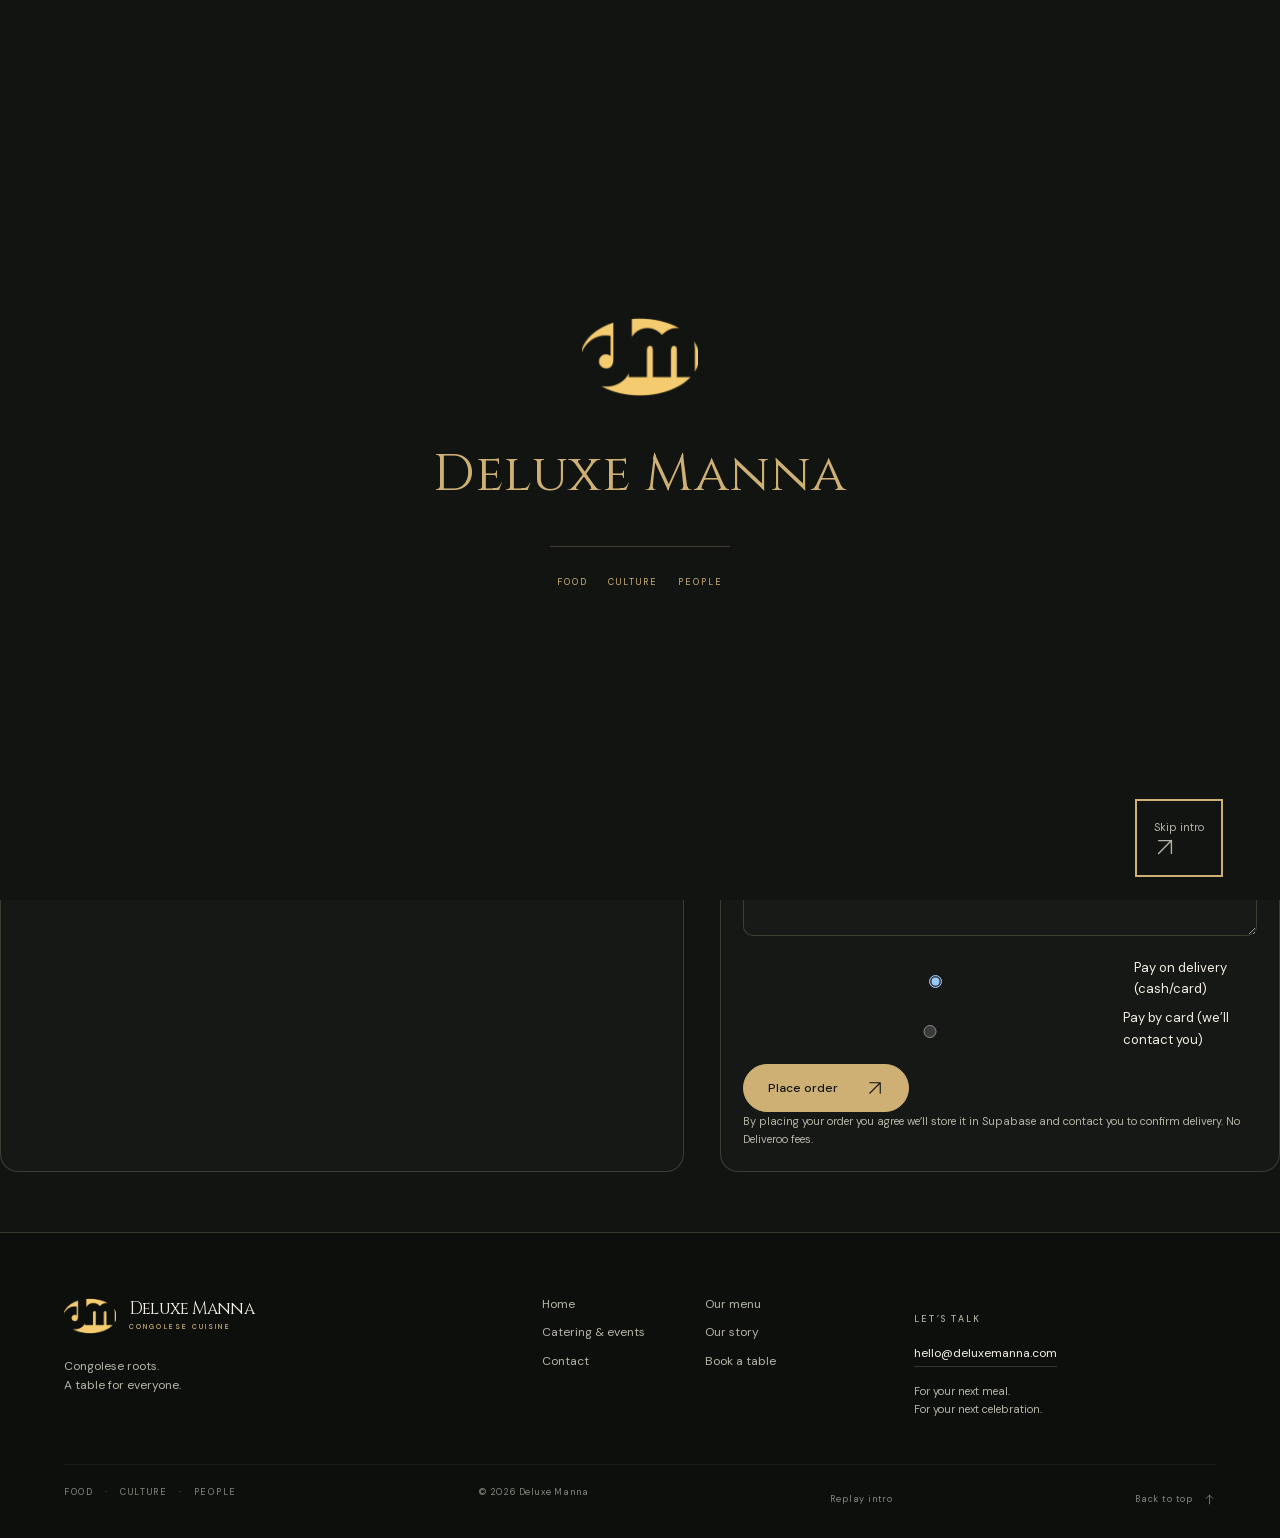
<file: checkout.html>
<!doctype html>
<html lang="en" id="top"><head><meta charset="utf-8"><meta name="viewport" content="width=device-width, initial-scale=1, viewport-fit=cover"><meta name="theme-color" content="#111410"><meta name="description" content="Checkout — Deluxe Manna direct delivery"><meta name="apple-mobile-web-app-capable" content="yes"><meta name="apple-mobile-web-app-status-bar-style" content="black-translucent"><title>Deluxe Manna — Checkout</title><link rel="icon" type="image/png" href="assets/logo.png"><link rel="apple-touch-icon" href="assets/logo.png"><link rel="stylesheet" href="site.css?v=6"><link rel="stylesheet" href="cart.css?v=6"><link rel="stylesheet" href="checkout.css?v=6"><script src="assets/vendor/gsap.min.js" defer></script><script src="assets/vendor/ScrollTrigger.min.js" defer></script><script src="site.js?v=6" defer></script><script src="cart.js?v=6" defer></script><script src="checkout.js?v=6" defer></script><script src="supabase-content.js?v=6" defer></script></head><body class="checkout-page" data-page="checkout">
<a class="skip-link" href="#main-content">Skip to content</a>
<header class="site-header"><a class="brand-lockup" href="index.html" aria-label="Deluxe Manna home"><span class="brand-symbol"><img src="assets/logo.png" alt="" width="1890" height="1417"></span><span class="brand-name">Deluxe Manna<small>CONGOLESE CUISINE</small></span></a><nav class="desktop-nav" aria-label="Main navigation"><a href="index.html"><span>Home</span></a><a href="menu.html"><span>Our menu</span></a><a href="catering.html"><span>Catering & events</span></a><a href="contact.html"><span>Contact</span></a></nav><button class="cart-trigger" type="button" aria-label="View basket"><svg viewBox="0 0 24 24" aria-hidden="true"><path d="M6 7h12l-1 11H7L6 7"/><path d="M9 7V5a3 3 0 0 1 6 0v2"/><circle cx="10" cy="19" r="1.2"/><circle cx="16" cy="19" r="1.2"/></svg><span class="cart-count"></span></button><a class="button button-outline header-book" href="index.html#booking">Book a table <svg viewBox="0 0 24 24" aria-hidden="true"><path d="M5 19 19 5M5 5h14v14"/></svg></a><div class="reading-progress" aria-hidden="true"></div></header>
<nav class="mobile-tabs" aria-label="Main navigation"><a href="index.html"><svg viewBox="0 0 24 24" aria-hidden="true"><path d="m3 10 9-7 9 7v10a1 1 0 0 1-1 1h-5v-8H9v8H4a1 1 0 0 1-1-1z"/></svg><span>Home</span></a><a href="menu.html"><svg viewBox="0 0 24 24" aria-hidden="true"><path d="M5 3v7a3 3 0 0 0 6 0V3M8 3v18M19 21V3c-4 3-4 10 0 10"/></svg><span>Menu</span></a><a href="catering.html"><svg viewBox="0 0 24 24" aria-hidden="true"><path d="m7 3-2 7a4 4 0 0 0 8 0l-2-7zM9 14v7M5 21h8M16 3l3 4M19 2v1M19 10h2"/></svg><span>Events</span></a><a href="contact.html"><svg viewBox="0 0 24 24" aria-hidden="true"><path d="M21 11.5a8.5 8.5 0 0 1-8.5 8.5H4l-2 2V11.5a9.5 9.5 0 0 1 19 0Z"/><path d="M7 11h.01M12 11h.01M17 11h.01"/></svg><span>Contact</span></a></nav>
<main id="main-content" class="checkout-main">
  <section class="checkout-hero container">
    <p class="eyebrow">Direct delivery</p>
    <h1>Checkout</h1>
    <p class="checkout-lead">No Deliveroo — we deliver direct. Add dishes with <strong>+</strong> on the menu, then checkout here. Pay on delivery or card.</p>
  </section>
  <section class="checkout-layout container">
    <div class="checkout-basket" aria-labelledby="basket-title">
      <h2 id="basket-title">Your basket</h2>
      <div class="checkout-items" id="checkout-items"></div>
      <div class="checkout-empty" id="checkout-empty">
        <p>Your basket is empty.</p>
        <a class="button button-outline" href="menu.html">Browse the menu <svg viewBox="0 0 24 24" aria-hidden="true"><path d="M5 19 19 5M5 5h14v14"/></svg></a>
      </div>
      <div class="checkout-totals" id="checkout-totals" hidden>
        <div><span>Subtotal</span><span data-cart-subtotal>£0.00</span></div>
        <div><span>Delivery</span><span data-cart-fee>£2.50</span></div>
        <div class="checkout-total"><span>Total</span><span data-cart-total>£0.00</span></div>
      </div>
    </div>
    <form id="checkout-form" class="checkout-form">
      <h2>Delivery details</h2>
      <label>Full name<input name="name" required autocomplete="name" placeholder="Your name"></label>
      <label>Email address<input name="email" type="email" required autocomplete="email" placeholder="you@example.com"></label>
      <label>Phone<input name="phone" type="tel" autocomplete="tel" placeholder="07… (optional)"></label>
      <label>Delivery address<textarea name="address" required rows="3" placeholder="Street, flat, postcode — e.g. 123 Seven Sisters Rd, London N15 5BT"></textarea></label>
      <label>Postcode<input name="postcode" placeholder="N15 5BT"></label>
      <label>Delivery notes<textarea name="notes" rows="2" placeholder="Door code, allergies, extra notes…"></textarea></label>
      <div class="checkout-pay">
        <label><input type="radio" name="payment" value="pay_on_delivery" checked> Pay on delivery (cash/card)</label>
        <label><input type="radio" name="payment" value="card"> Pay by card (we’ll contact you)</label>
      </div>
      <button class="button" type="submit" id="checkout-submit">Place order <svg viewBox="0 0 24 24" aria-hidden="true"><path d="M5 19 19 5M5 5h14v14"/></svg></button>
      <p class="form-note">By placing your order you agree we’ll store it in Supabase and contact you to confirm delivery. No Deliveroo fees.</p>
    </form>
    <div id="checkout-success" class="checkout-success" hidden>
      <h2>Order placed — thank you.</h2>
      <p>Order <strong data-order-number></strong> received. We’ll confirm delivery by email shortly.</p>
      <p class="form-note">Check your inbox for hello@deluxemanna.com. Questions? Email us.</p>
      <a class="button" href="menu.html">Back to menu <svg viewBox="0 0 24 24" aria-hidden="true"><path d="M5 19 19 5M5 5h14v14"/></svg></a>
    </div>
  </section>
</main>
<footer class="site-footer"><div class="container"><div class="footer-top"><div class="footer-brand"><a class="brand-lockup" href="index.html" aria-label="Deluxe Manna home"><span class="brand-symbol"><img src="assets/logo.png" alt="" width="1890" height="1417"></span><span class="brand-name">Deluxe Manna<small>CONGOLESE CUISINE</small></span></a><p>Congolese roots.<br>A table for everyone.</p></div><nav class="footer-nav" aria-label="Footer navigation"><a href="index.html">Home</a><a href="menu.html">Our menu</a><a href="catering.html">Catering & events</a><a href="index.html#story">Our story</a><a href="contact.html">Contact</a><a href="index.html#booking">Book a table</a></nav><div class="footer-contact"><p class="eyebrow">LET’S TALK</p><a href="mailto:hello@deluxemanna.com">hello@deluxemanna.com</a><p>For your next meal.<br>For your next celebration.</p></div></div><div class="footer-base"><span class="footer-culture">Food &nbsp; · &nbsp; Culture &nbsp; · &nbsp; People</span><span class="footer-copyright">© 2026 Deluxe Manna</span><button type="button" class="replay-intro">Replay intro</button><a href="#top">Back to top <svg viewBox="0 0 24 24" aria-hidden="true"><path d="M12 20V4m-6 6 6-6 6 6"/></svg></a></div></div></footer>
</div><div class="cart-backdrop" data-close-cart aria-hidden="true"></div><div class="cart-drawer" role="dialog" aria-modal="true" aria-label="Your basket"><div class="cart-drawer-head"><h2>Your <em>basket</em></h2><button class="cart-close" type="button" data-close-cart aria-label="Close basket"><svg viewBox="0 0 24 24" aria-hidden="true"><path d="m6 6 12 12M18 6 6 18"/></svg></button></div><div class="cart-drawer-body"><div class="cart-empty"><svg viewBox="0 0 24 24" aria-hidden="true"><path d="M6 7h12l-1 11H7L6 7"/><path d="M9 7V5a3 3 0 0 1 6 0v2"/><circle cx="10" cy="19" r="1.2"/><circle cx="16" cy="19" r="1.2"/></svg><p>Your basket is empty</p><p style="font-size:12px; color:var(--muted); margin-top:6px">Tap + beside any dish to add it.</p></div><div class="cart-items"></div></div><div class="cart-drawer-foot"><div class="cart-totals"><div><span>Subtotal</span><span data-cart-subtotal>£0.00</span></div><div><span>Delivery</span><span data-cart-fee>—</span></div><div><strong>Total</strong><strong data-cart-total>£0.00</strong></div></div><a class="button cart-checkout" href="checkout.html">Go to checkout <svg viewBox="0 0 24 24" aria-hidden="true"><path d="M5 19 19 5M5 5h14v14"/></svg></a><p class="cart-note">Pay on delivery or card at checkout. No Deliveroo needed.</p></div></div>
<div class="brand-intro" hidden role="dialog" aria-modal="true" aria-label="Welcome to Deluxe Manna"><div class="intro-center"><span class="brand-symbol intro-symbol"><img src="assets/logo.png" alt="" width="1890" height="1417"></span><p class="intro-name">Deluxe Manna</p><div class="intro-line"></div><div class="intro-caption"><span>Food</span><span>Culture</span><span>People</span></div></div><button class="intro-skip" type="button">Skip intro <svg viewBox="0 0 24 24" aria-hidden="true"><path d="M5 19 19 5M5 5h14v14"/></svg></button></div><div class="route-transition" hidden aria-hidden="true"><div class="route-panel route-panel-a"></div><div class="route-panel route-panel-b"></div><div class="route-label"><span>Deluxe Manna</span><span class="route-destination"></span></div></div>
</body></html>
</file>
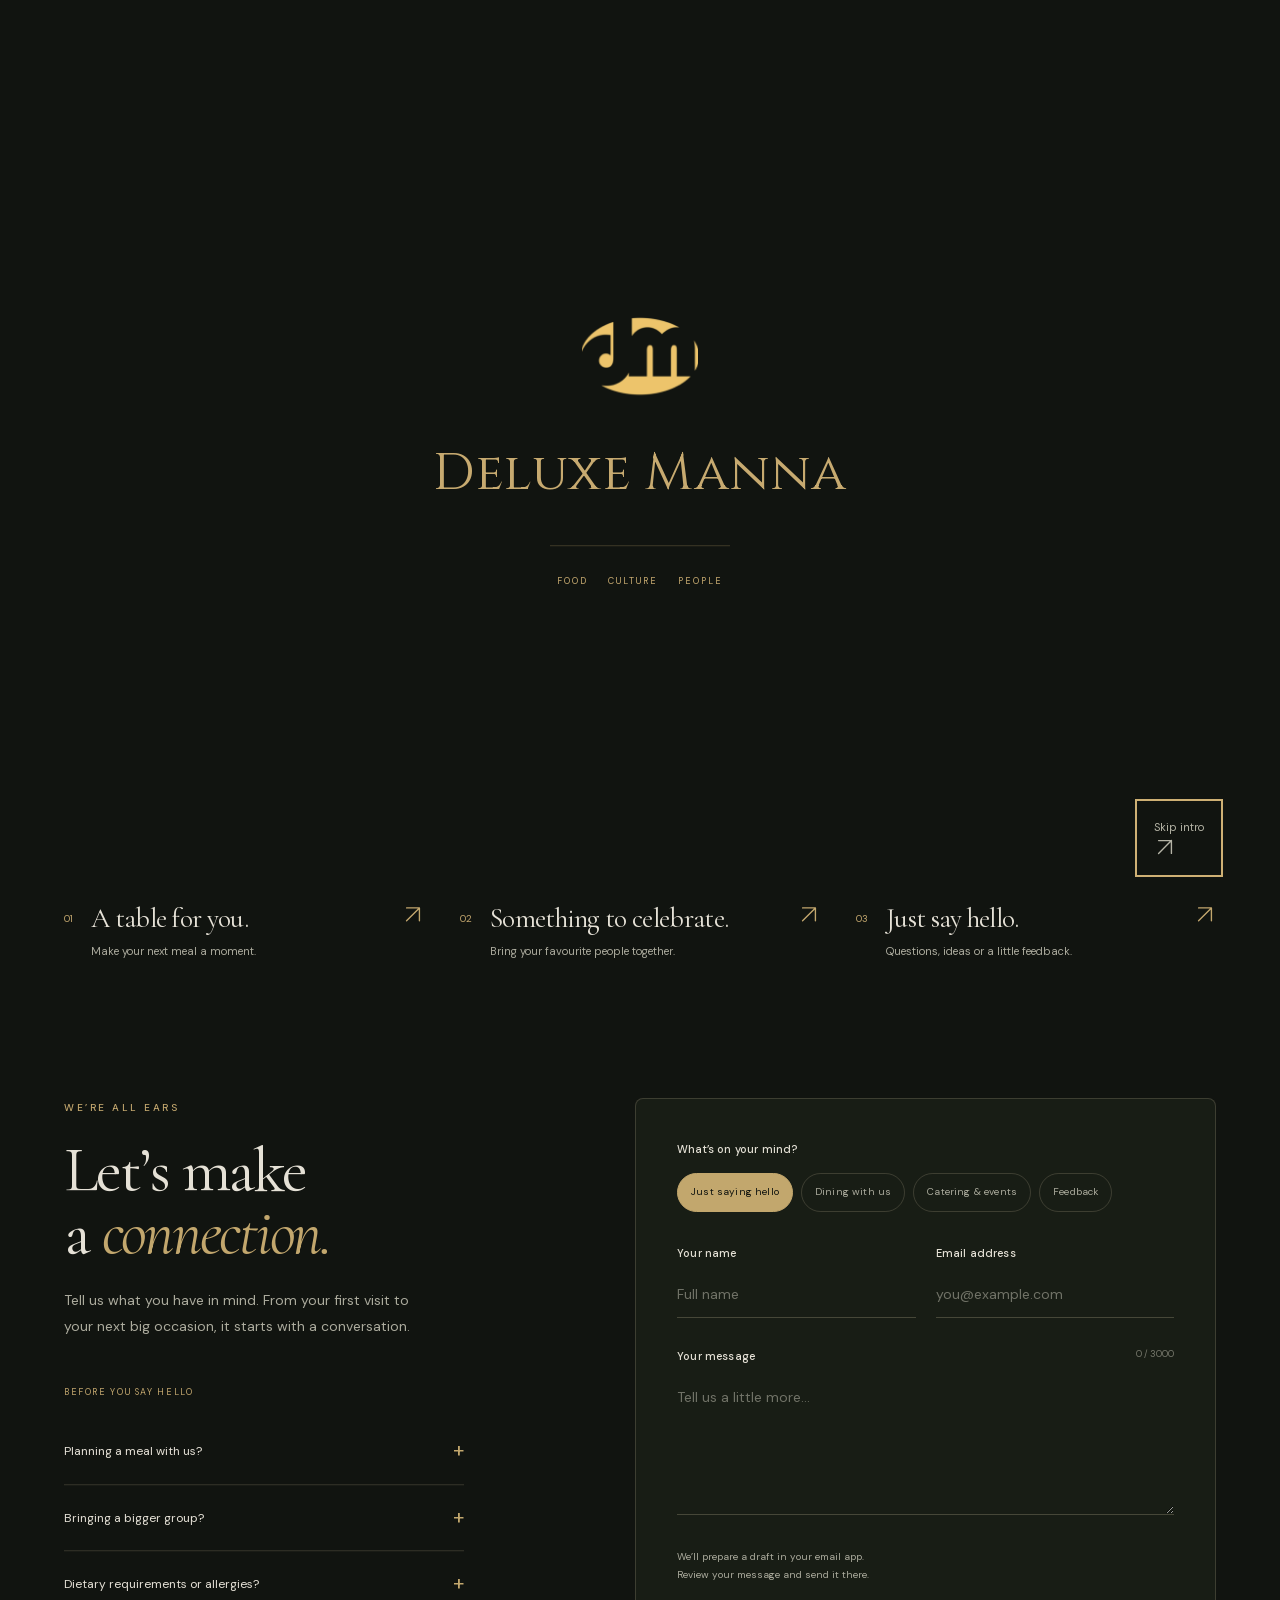
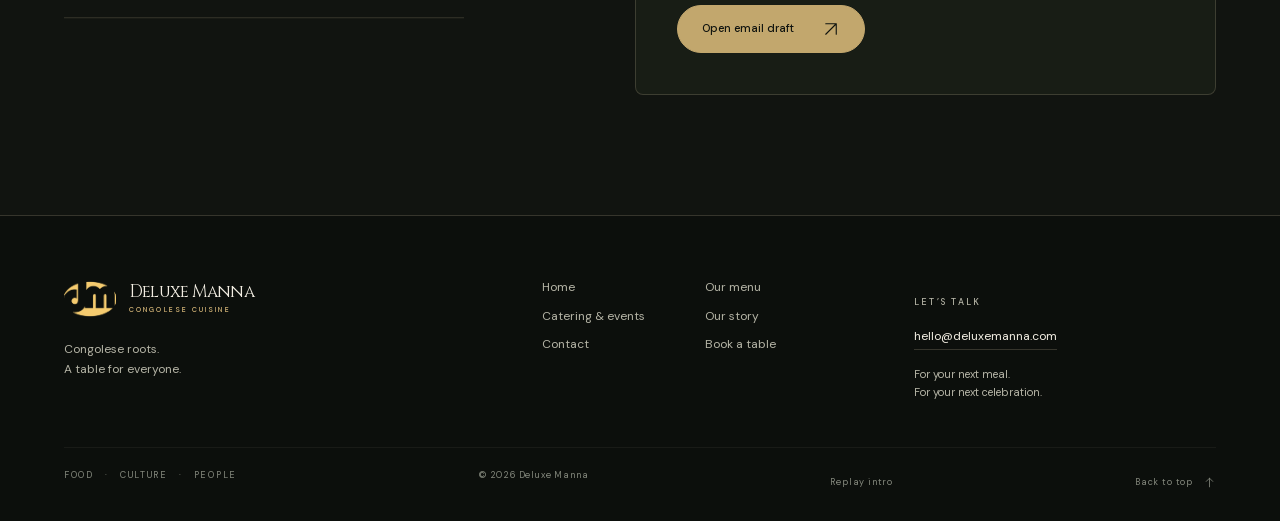
<file: contact.html>
<!doctype html>
<html lang="en" id="top"><head><meta charset="utf-8"><meta name="viewport" content="width=device-width, initial-scale=1, viewport-fit=cover"><meta name="theme-color" content="#111410"><meta name="description" content="Get in touch with the Deluxe Manna team."><meta name="apple-mobile-web-app-capable" content="yes"><meta name="apple-mobile-web-app-status-bar-style" content="black-translucent"><title>Deluxe Manna — Contact</title><link rel="icon" type="image/png" href="assets/logo.png"><link rel="apple-touch-icon" href="assets/logo.png"><link rel="stylesheet" href="site.css?v=6"><link rel="stylesheet" href="contact-v2.css?v=6"><link rel="stylesheet" href="cart.css?v=6"><script src="assets/vendor/gsap.min.js" defer></script><script src="assets/vendor/ScrollTrigger.min.js" defer></script><script src="site.js?v=6" defer></script><script src="contact-v2.js?v=6" defer></script><script src="cart.js?v=6" defer></script><script src="supabase-content.js?v=6" defer></script><script src="supabase-menu.js?v=6" defer></script></head><body class="contact-page" data-page="contact">
<a class="skip-link" href="#main-content">Skip to content</a>
<header class="site-header"><a class="brand-lockup" href="index.html" aria-label="Deluxe Manna home"><span class="brand-symbol"><img src="assets/logo.png" alt="" width="1890" height="1417"></span><span class="brand-name">Deluxe Manna<small>CONGOLESE CUISINE</small></span></a><nav class="desktop-nav" aria-label="Main navigation"><a href="index.html"><span>Home</span></a><a href="menu.html"><span>Our menu</span></a><a href="catering.html"><span>Catering & events</span></a><a href="contact.html" aria-current="page"><span>Contact</span></a></nav><button class="cart-trigger" type="button" aria-label="View basket"><svg viewBox="0 0 24 24" aria-hidden="true"><path d="M6 7h12l-1 11H7L6 7"/><path d="M9 7V5a3 3 0 0 1 6 0v2"/><circle cx="10" cy="19" r="1.2"/><circle cx="16" cy="19" r="1.2"/></svg><span class="cart-count"></span></button><a class="button button-outline header-book" href="index.html#booking">Book a table <svg viewBox="0 0 24 24" aria-hidden="true"><path d="M5 19 19 5M5 5h14v14"/></svg></a><div class="reading-progress" aria-hidden="true"></div></header>
<nav class="mobile-tabs" aria-label="Main navigation"><a href="index.html"><svg viewBox="0 0 24 24" aria-hidden="true"><path d="m3 10 9-7 9 7v10a1 1 0 0 1-1 1h-5v-8H9v8H4a1 1 0 0 1-1-1z"/></svg><span>Home</span></a><a href="menu.html"><svg viewBox="0 0 24 24" aria-hidden="true"><path d="M5 3v7a3 3 0 0 0 6 0V3M8 3v18M19 21V3c-4 3-4 10 0 10"/></svg><span>Menu</span></a><a href="catering.html"><svg viewBox="0 0 24 24" aria-hidden="true"><path d="m7 3-2 7a4 4 0 0 0 8 0l-2-7zM9 14v7M5 21h8M16 3l3 4M19 2v1M19 10h2"/></svg><span>Events</span></a><a href="contact.html" aria-current="page"><svg viewBox="0 0 24 24" aria-hidden="true"><path d="M21 11.5a8.5 8.5 0 0 1-8.5 8.5H4l-2 2V11.5a9.5 9.5 0 0 1 19 0Z"/><path d="M7 11h.01M12 11h.01M17 11h.01"/></svg><span>Contact</span></a></nav>
<main id="main-content">
  <section class="ct-hero page-hero container" aria-labelledby="contact-title">
    <div class="ct-hero-copy">
      <p class="eyebrow" data-hero-item>CONTACT DELUXE MANNA</p>
      <h1 id="contact-title" data-hero-item>It starts<br>with <em>hello.</em></h1>
      <p class="ct-lead" data-hero-item>A table for two. A reason to celebrate.<br>Or a little something on your mind.</p>
      <div class="ct-hero-actions" data-hero-item>
        <a class="button" href="#contact-form">Leave a message <svg viewBox="0 0 24 24" aria-hidden="true"><path d="M5 19 19 5M5 5h14v14"/></svg></a>
        <a class="ct-mail-link" href="mailto:hello@deluxemanna.com">hello@deluxemanna.com</a>
      </div>
      <p class="ct-hero-signature" data-hero-item>GOOD FOOD. GREAT COMPANY.</p>
    </div>
    <figure class="ct-hero-photo" data-hero-item>
      <img src="assets/contact-table.png" width="1242" height="1541" alt="Congolese dishes, wine and gold cutlery on a marble table beside blue velvet seating at Deluxe Manna" fetchpriority="high" data-parallax>
      <figcaption><span>A PLACE AT OUR TABLE</span><span>Make yourself<br><em>at home.</em></span></figcaption>
      <span class="ct-photo-mark" aria-hidden="true">DM</span>
    </figure>
  </section>

  <section class="ct-paths container" aria-label="How can we help?" data-reveal>
    <a class="ct-path" href="index.html#booking">
      <span class="ct-path-number">01</span>
      <div><h2>A table for you.</h2><p>Make your next meal a moment.</p></div>
      <span class="ct-path-arrow" aria-hidden="true"><svg viewBox="0 0 24 24" aria-hidden="true"><path d="M5 19 19 5M5 5h14v14"/></svg></span>
    </a>
    <a class="ct-path" href="catering.html#enquire">
      <span class="ct-path-number">02</span>
      <div><h2>Something to celebrate.</h2><p>Bring your favourite people together.</p></div>
      <span class="ct-path-arrow" aria-hidden="true"><svg viewBox="0 0 24 24" aria-hidden="true"><path d="M5 19 19 5M5 5h14v14"/></svg></span>
    </a>
    <a class="ct-path" href="#contact-form">
      <span class="ct-path-number">03</span>
      <div><h2>Just say hello.</h2><p>Questions, ideas or a little feedback.</p></div>
      <span class="ct-path-arrow" aria-hidden="true"><svg viewBox="0 0 24 24" aria-hidden="true"><path d="M5 19 19 5M5 5h14v14"/></svg></span>
    </a>
  </section>

  <section class="ct-enquiry container" id="message" aria-labelledby="message-title">
    <div class="ct-enquiry-copy" data-reveal>
      <p class="eyebrow">WE’RE ALL EARS</p>
      <h2 class="section-heading" id="message-title">Let’s make<br>a <em>connection.</em></h2>
      <p>Tell us what you have in mind. From your first visit to your next big occasion, it starts with a conversation.</p>
      <div class="ct-faq" aria-label="A few useful things to know">
        <p class="ct-faq-label">BEFORE YOU SAY HELLO</p>
        <details>
          <summary>Planning a meal with us? <span aria-hidden="true">+</span></summary>
          <p>Include your preferred date, time and number of guests. You can also start with our <a href="index.html#booking">table enquiry</a>. Your booking is confirmed once the team gets back to you.</p>
        </details>
        <details>
          <summary>Bringing a bigger group? <span aria-hidden="true">+</span></summary>
          <p>For a celebration, private event or catering, tell us your date, guest numbers and what you’re imagining. Explore <a href="catering.html">catering &amp; events</a> for a little inspiration.</p>
        </details>
        <details>
          <summary>Dietary requirements or allergies? <span aria-hidden="true">+</span></summary>
          <p>Please speak with the team before ordering so they can advise on ingredients and whether your requirements can be accommodated.</p>
        </details>
      </div>
    </div>

    <form class="ct-form" id="contact-form" data-reveal>
      <fieldset class="ct-topics">
        <legend>What’s on your mind?</legend>
        <div class="ct-topic-options">
          <label><input type="radio" name="subject" value="General enquiry" checked><span>Just saying hello</span></label>
          <label><input type="radio" name="subject" value="Dining enquiry"><span>Dining with us</span></label>
          <label><input type="radio" name="subject" value="Catering & events"><span>Catering &amp; events</span></label>
          <label><input type="radio" name="subject" value="Feedback"><span>Feedback</span></label>
        </div>
      </fieldset>
      <div class="ct-form-row">
        <label for="ct-name">Your name<input id="ct-name" name="name" autocomplete="name" required maxlength="120" placeholder="Full name"></label>
        <label for="ct-email">Email address<input id="ct-email" name="email" type="email" autocomplete="email" inputmode="email" required maxlength="200" placeholder="you@example.com"></label>
      </div>
      <label class="ct-message-label" for="ct-message">Your message <span class="ct-character-count" aria-hidden="true">0 / 3000</span></label>
      <textarea id="ct-message" name="message" rows="5" required maxlength="3000" placeholder="Tell us a little more…"></textarea>
      <div class="ct-submit-row">
        <p>We’ll prepare a draft in your email app.<br>Review your message and send it there.</p>
        <button class="button" type="submit">Open email draft <svg viewBox="0 0 24 24" aria-hidden="true"><path d="M5 19 19 5M5 5h14v14"/></svg></button>
      </div>
      <div class="ct-form-result" role="status" hidden>
        <p>Your draft is ready to open in your email app. Review and send it there. If it doesn’t open, email <a href="mailto:hello@deluxemanna.com">hello@deluxemanna.com</a> directly.</p>
        <button type="button" class="ct-copy-message">Copy my message <svg viewBox="0 0 24 24" aria-hidden="true"><path d="M5 19 19 5M5 5h14v14"/></svg></button>
        <span class="ct-copy-status"></span>
        <textarea class="ct-copy-fallback" readonly aria-label="Your email draft" hidden></textarea>
      </div>
    </form>
  </section>
</main>

<footer class="site-footer"><div class="container"><div class="footer-top"><div class="footer-brand"><a class="brand-lockup" href="index.html" aria-label="Deluxe Manna home"><span class="brand-symbol"><img src="assets/logo.png" alt="" width="1890" height="1417"></span><span class="brand-name">Deluxe Manna<small>CONGOLESE CUISINE</small></span></a><p>Congolese roots.<br>A table for everyone.</p></div><nav class="footer-nav" aria-label="Footer navigation"><a href="index.html">Home</a><a href="menu.html">Our menu</a><a href="catering.html">Catering & events</a><a href="index.html#story">Our story</a><a href="contact.html">Contact</a><a href="index.html#booking">Book a table</a></nav><div class="footer-contact"><p class="eyebrow">LET’S TALK</p><a href="mailto:hello@deluxemanna.com">hello@deluxemanna.com</a><p>For your next meal.<br>For your next celebration.</p></div></div><div class="footer-base"><span class="footer-culture">Food &nbsp; · &nbsp; Culture &nbsp; · &nbsp; People</span><span class="footer-copyright">© 2026 Deluxe Manna</span><button type="button" class="replay-intro">Replay intro</button><a href="#top">Back to top <svg viewBox="0 0 24 24" aria-hidden="true"><path d="M12 20V4m-6 6 6-6 6 6"/></svg></a></div></div></footer>
<div class="brand-intro" hidden role="dialog" aria-modal="true" aria-label="Welcome to Deluxe Manna"><div class="intro-center"><span class="brand-symbol intro-symbol"><img src="assets/logo.png" alt="" width="1890" height="1417"></span><p class="intro-name">Deluxe Manna</p><div class="intro-line"></div><div class="intro-caption"><span>Food</span><span>Culture</span><span>People</span></div></div><button class="intro-skip" type="button">Skip intro <svg viewBox="0 0 24 24" aria-hidden="true"><path d="M5 19 19 5M5 5h14v14"/></svg></button></div><div class="route-transition" hidden aria-hidden="true"><div class="route-panel route-panel-a"></div><div class="route-panel route-panel-b"></div><div class="route-label"><span>Deluxe Manna</span><span class="route-destination"></span></div></div><div class="cart-backdrop" data-close-cart aria-hidden="true"></div><div class="cart-drawer" role="dialog" aria-modal="true" aria-label="Your basket"><div class="cart-drawer-head"><h2>Your <em>basket</em></h2><button class="cart-close" type="button" data-close-cart aria-label="Close basket"><svg viewBox="0 0 24 24" aria-hidden="true"><path d="m6 6 12 12M18 6 6 18"/></svg></button></div><div class="cart-drawer-body"><div class="cart-empty"><svg viewBox="0 0 24 24" aria-hidden="true"><path d="M6 7h12l-1 11H7L6 7"/><path d="M9 7V5a3 3 0 0 1 6 0v2"/><circle cx="10" cy="19" r="1.2"/><circle cx="16" cy="19" r="1.2"/></svg><p>Your basket is empty</p><p style="font-size:12px; color:var(--muted); margin-top:6px">Tap + beside any dish to add it.</p></div><div class="cart-items"></div></div><div class="cart-drawer-foot"><div class="cart-totals"><div><span>Subtotal</span><span data-cart-subtotal>£0.00</span></div><div><span>Delivery</span><span data-cart-fee>—</span></div><div><strong>Total</strong><strong data-cart-total>£0.00</strong></div></div><a class="button cart-checkout" href="checkout.html">Go to checkout <svg viewBox="0 0 24 24" aria-hidden="true"><path d="M5 19 19 5M5 5h14v14"/></svg></a><p class="cart-note">Pay on delivery or card at checkout. No Deliveroo needed.</p></div></div>
</body></html>
</file>
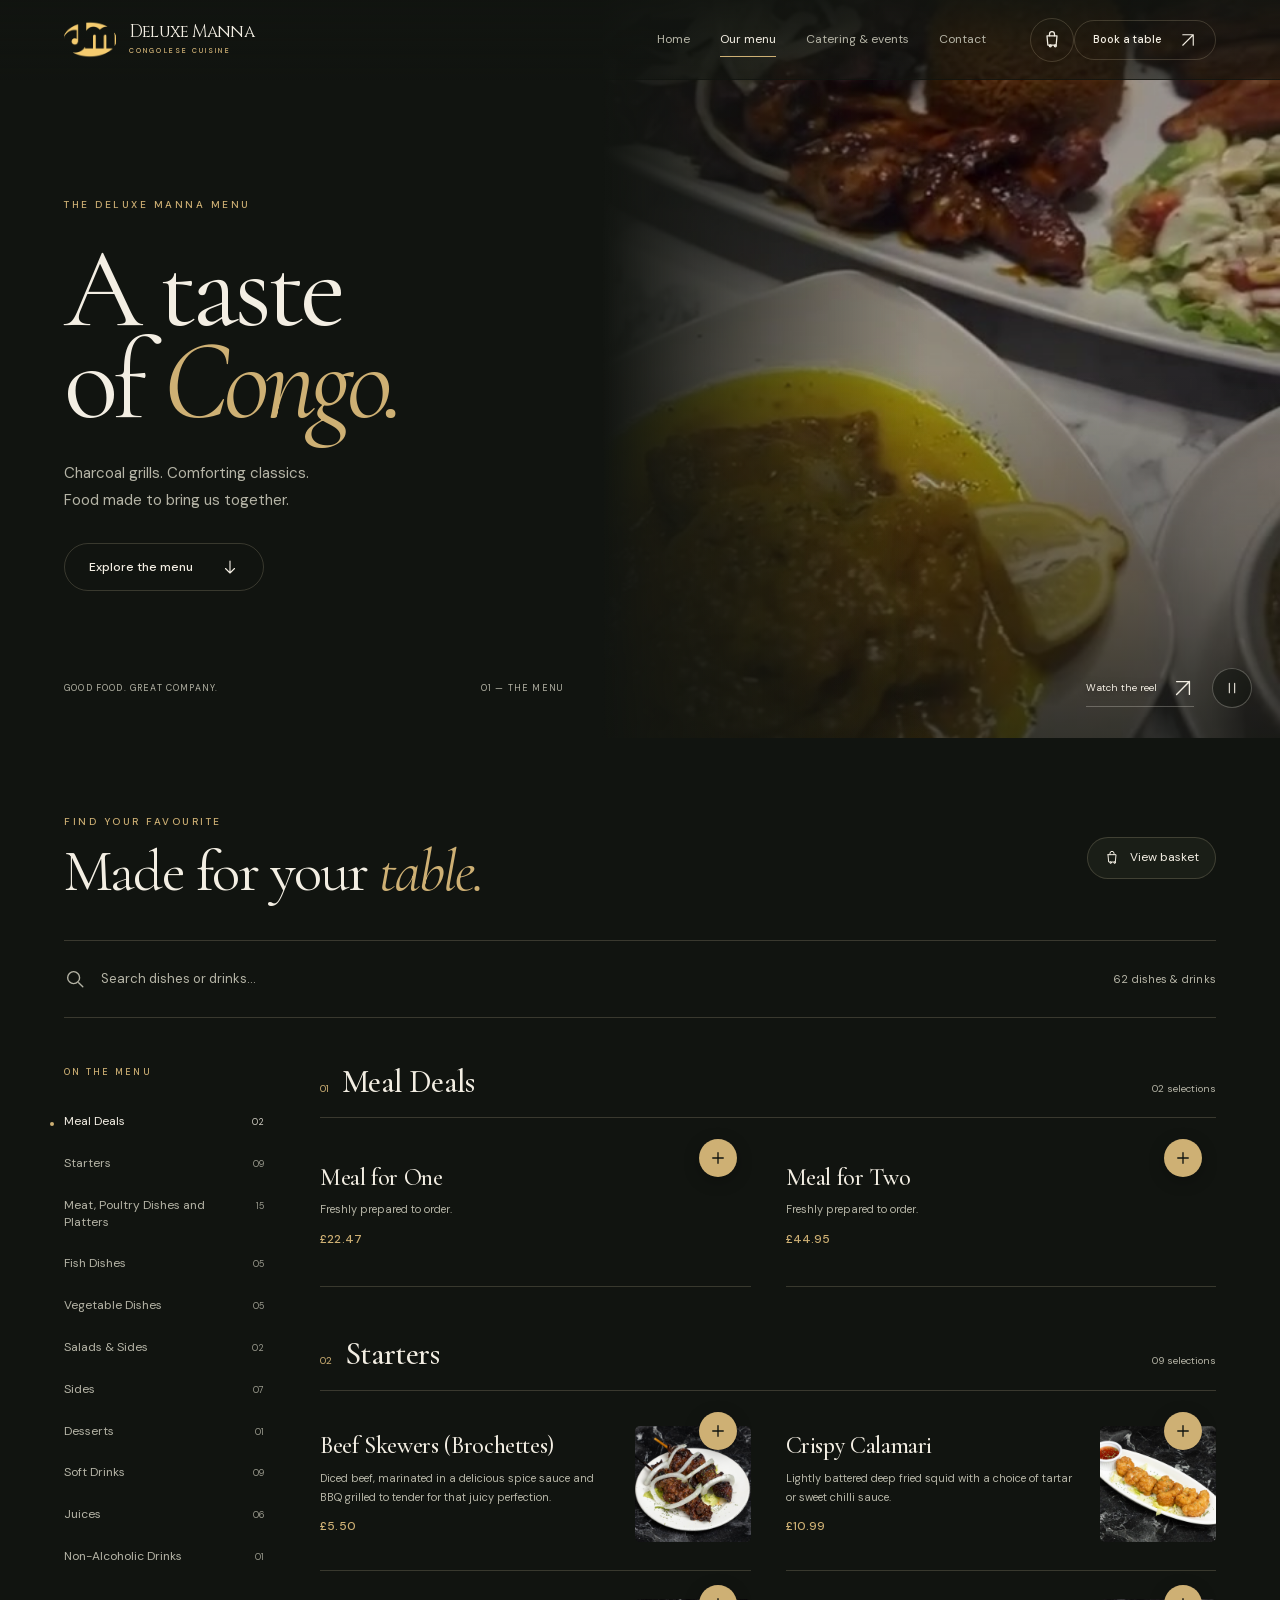
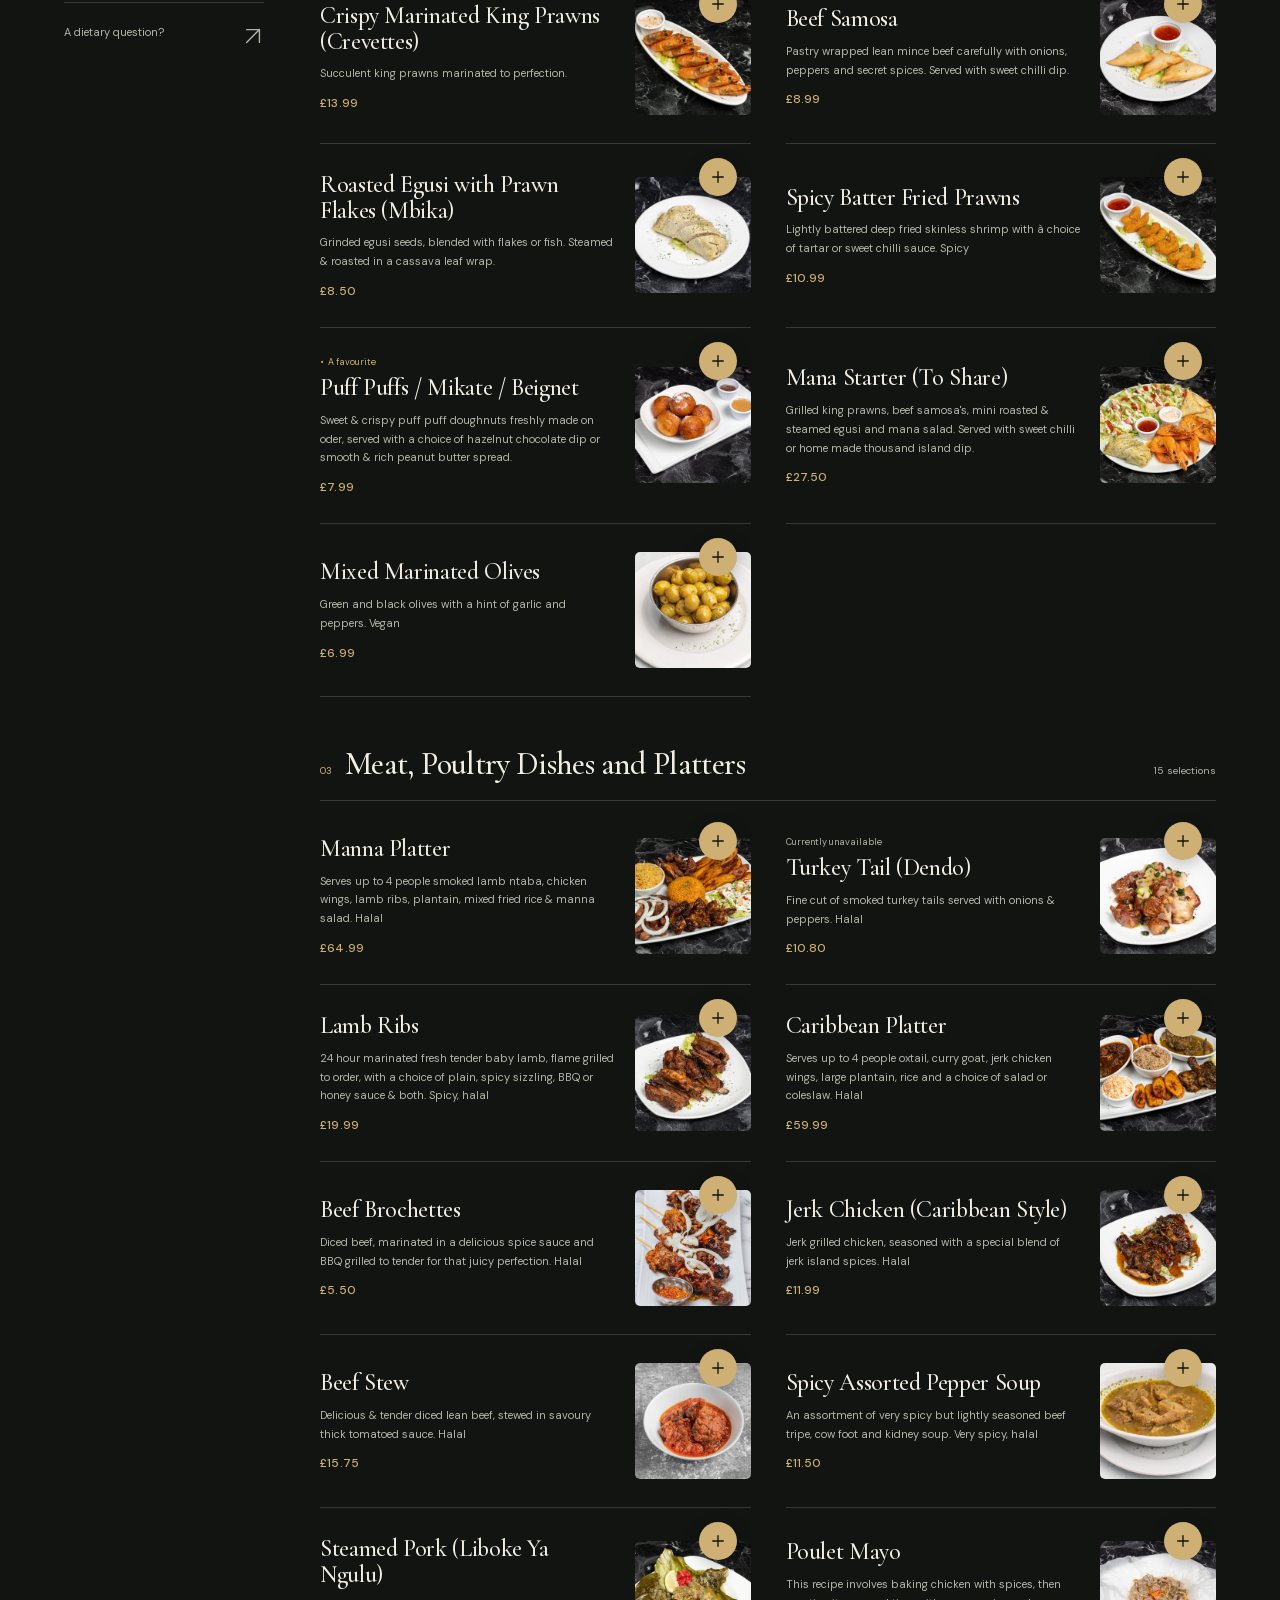
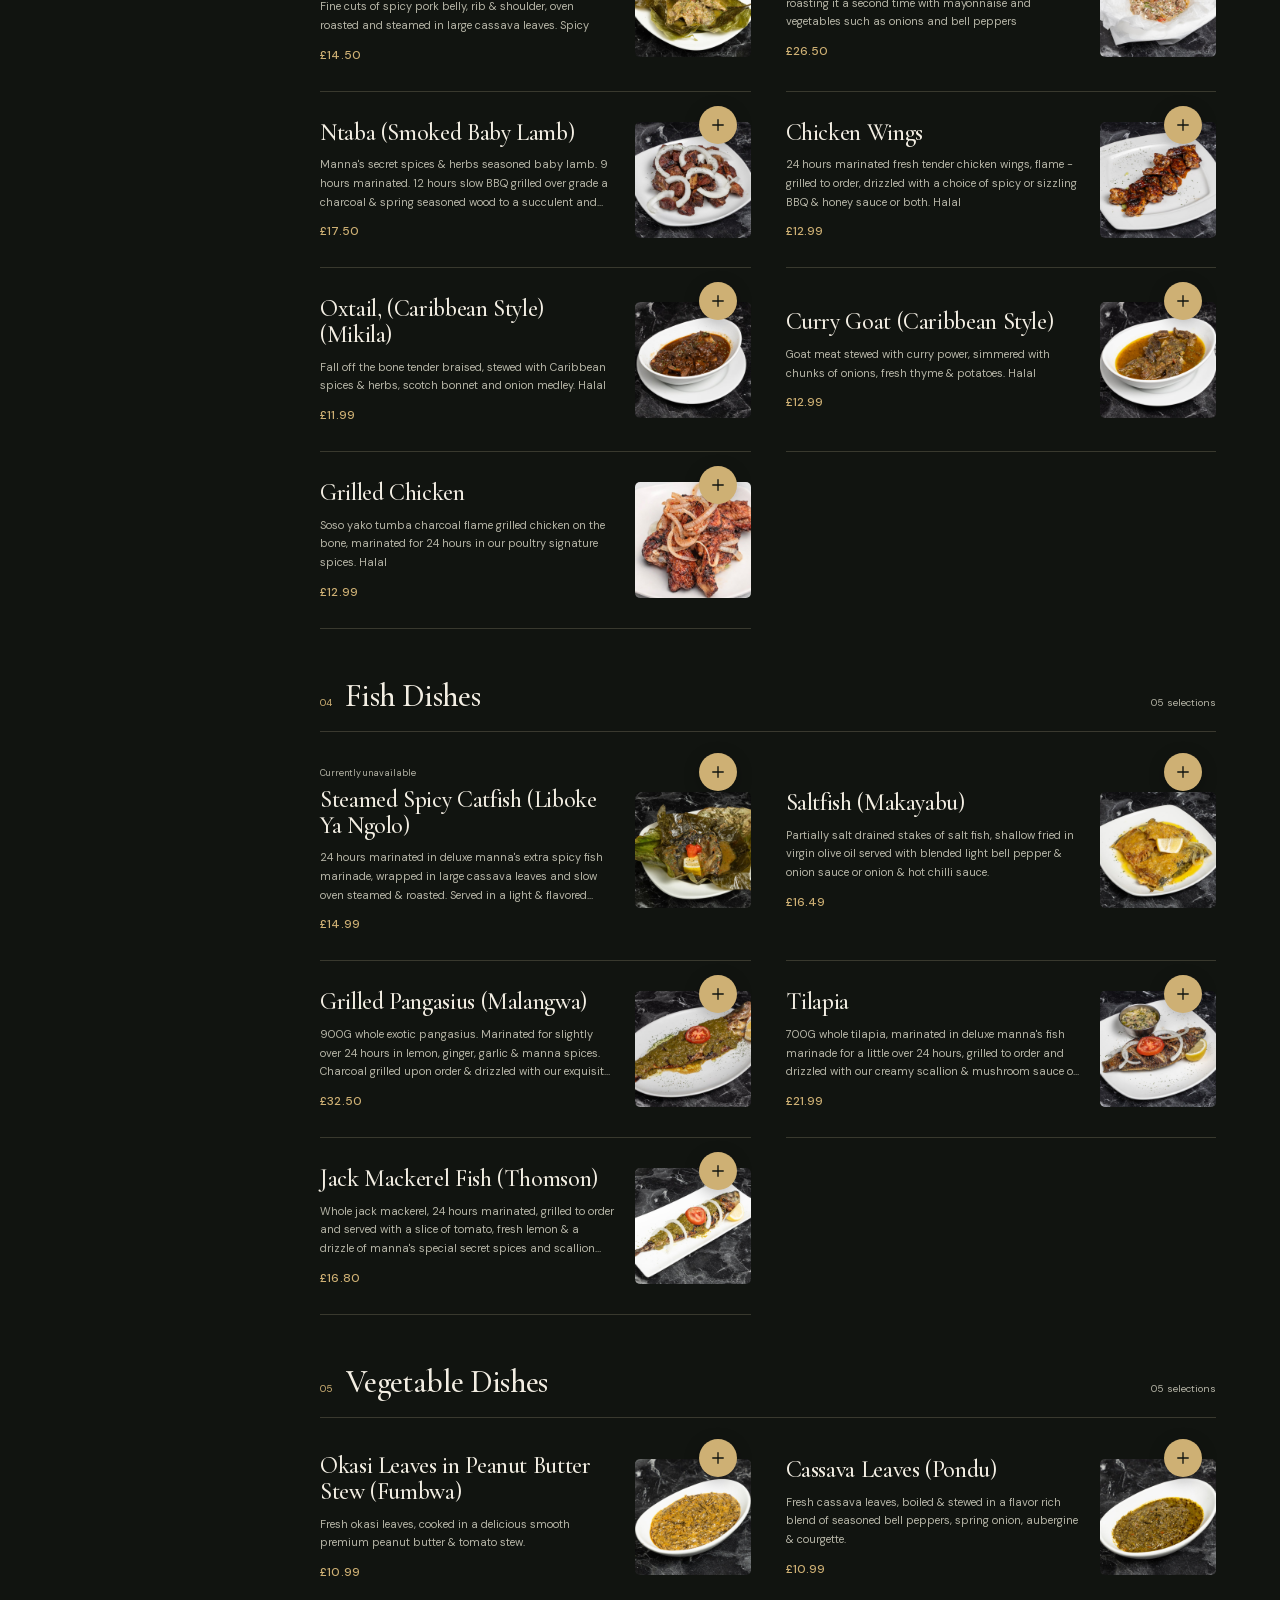
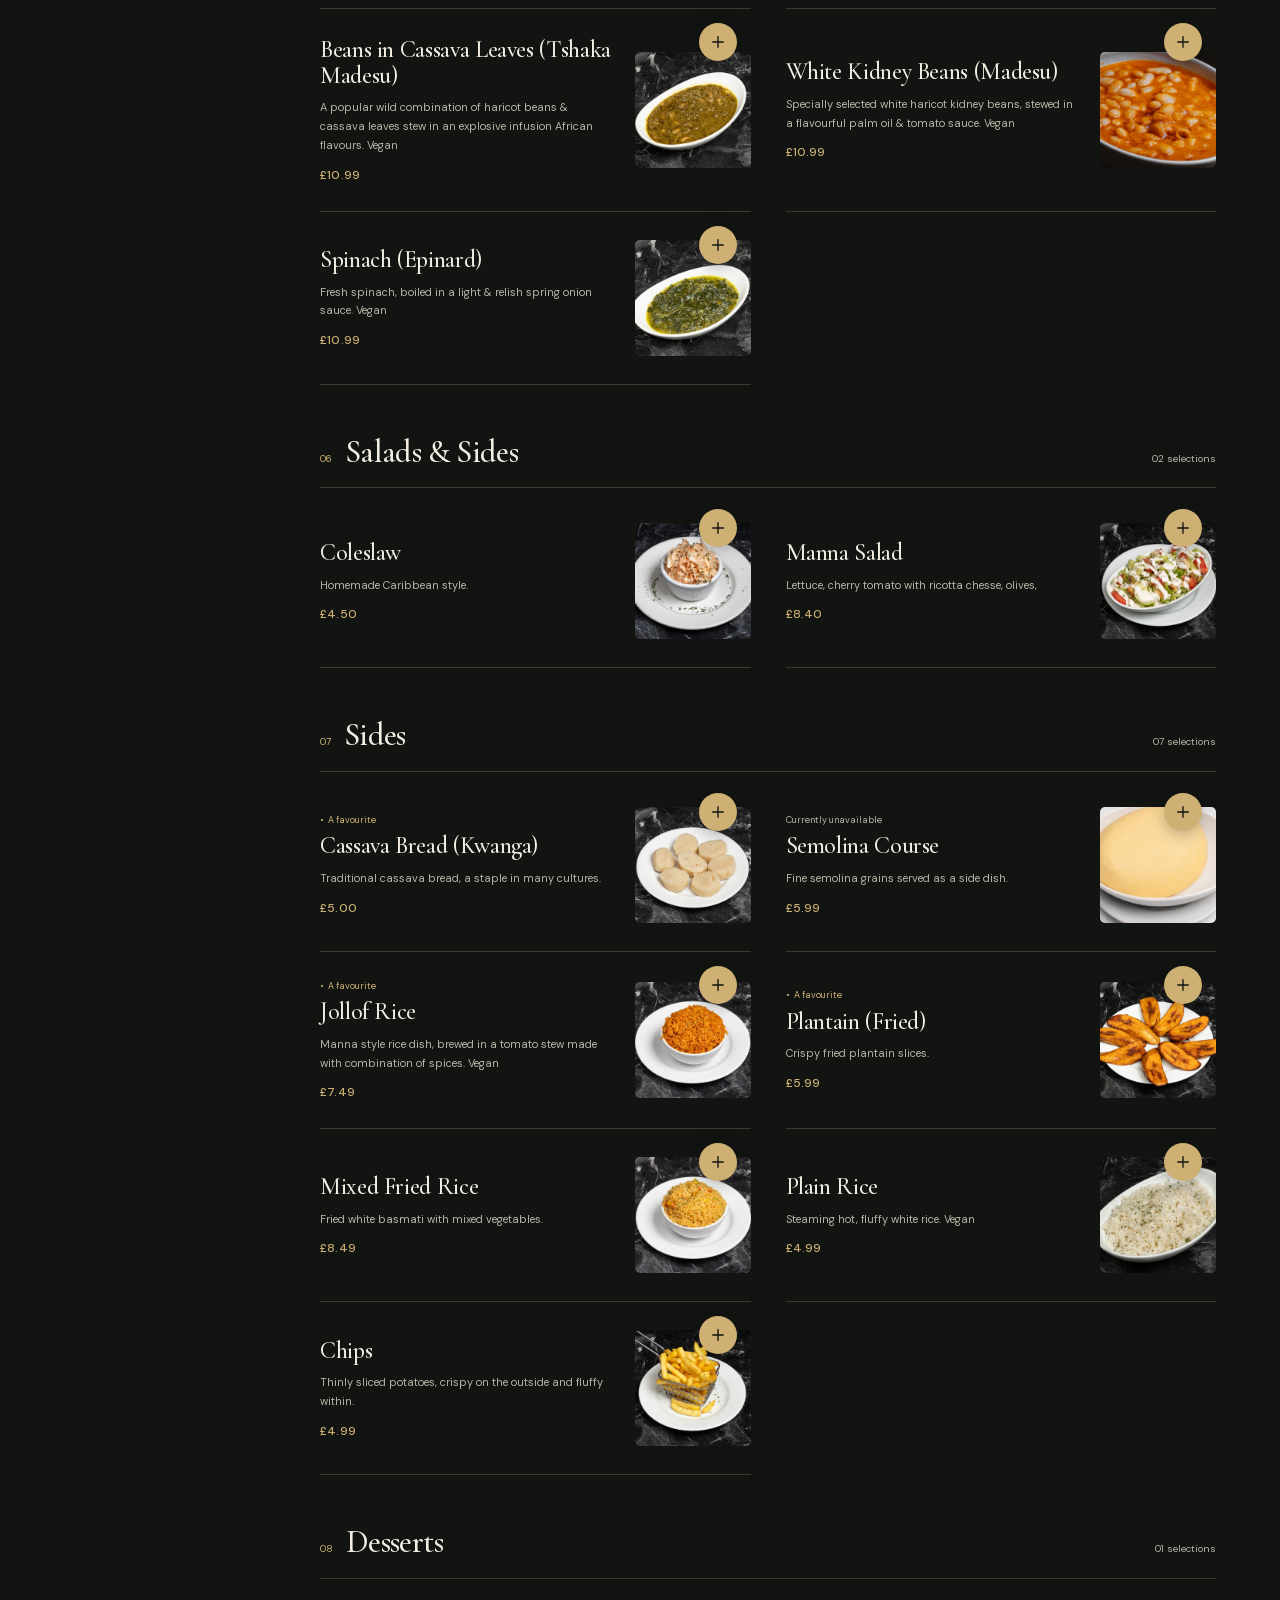
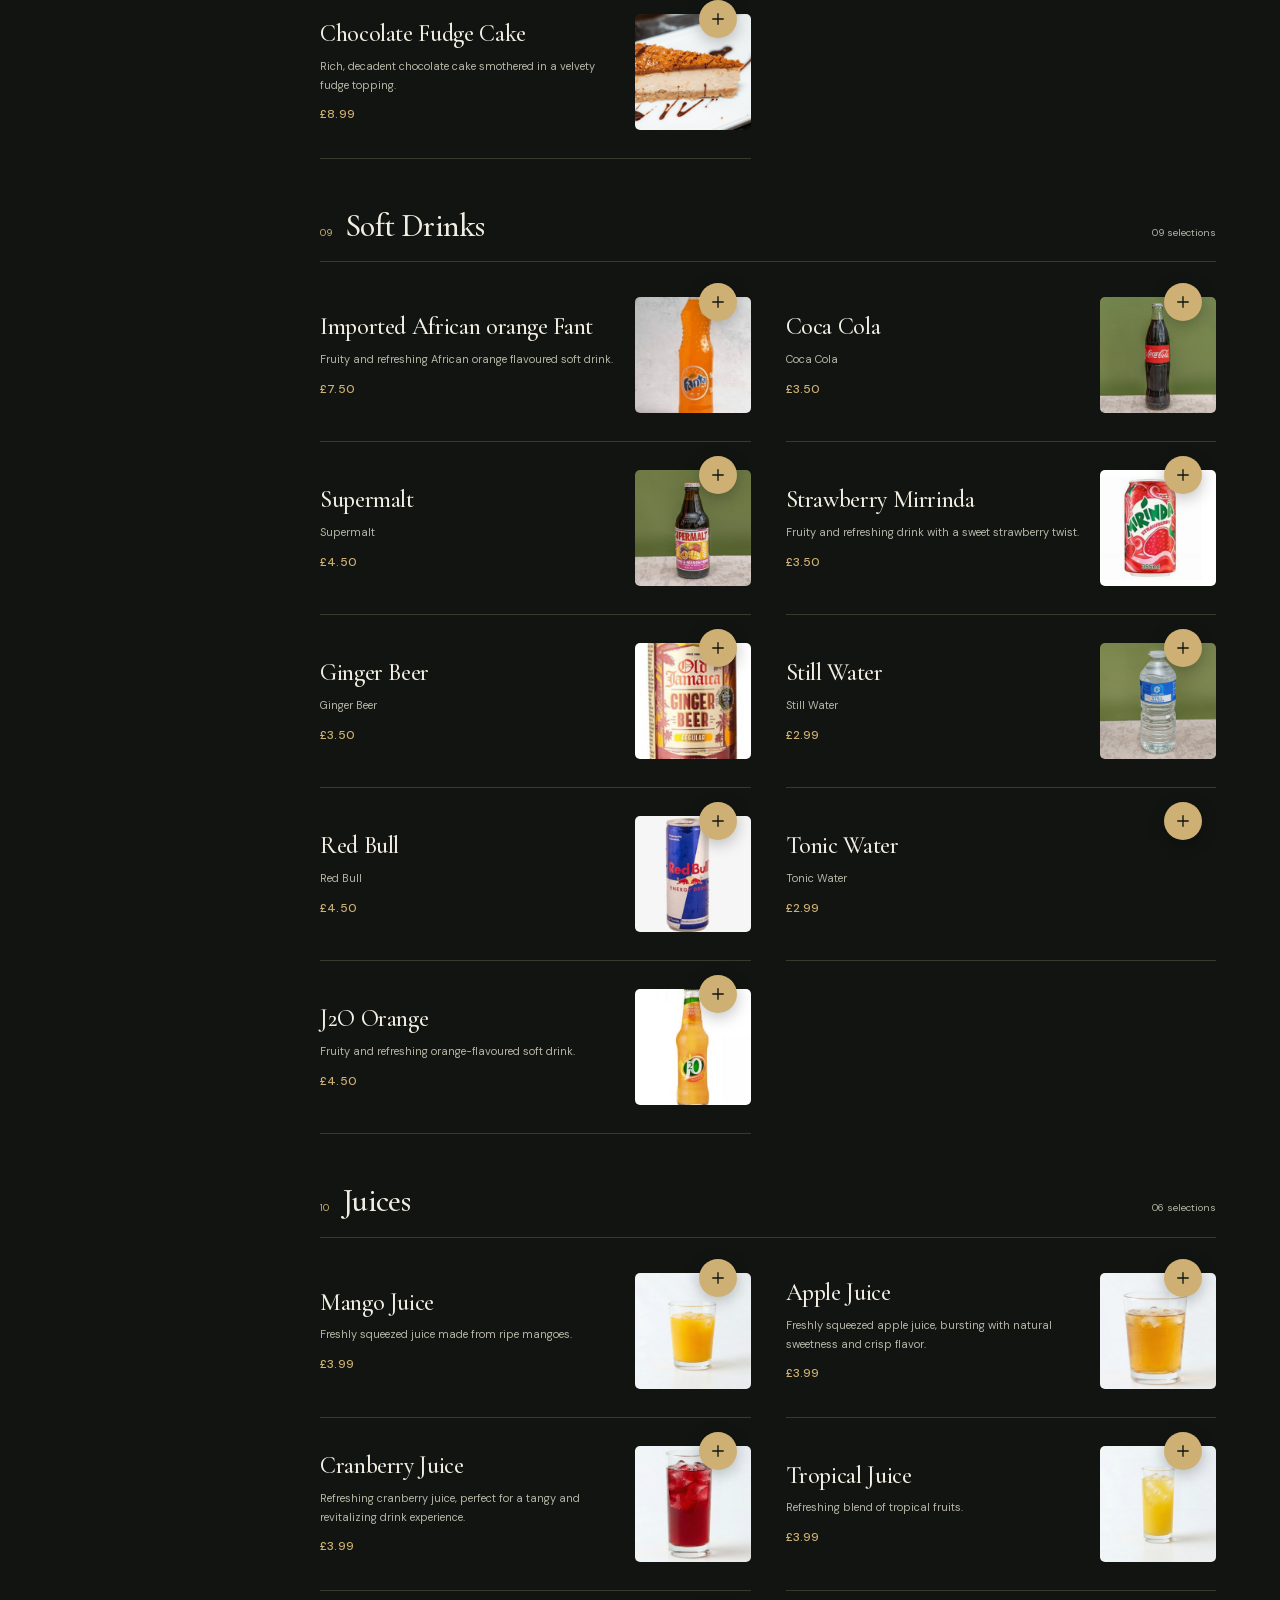
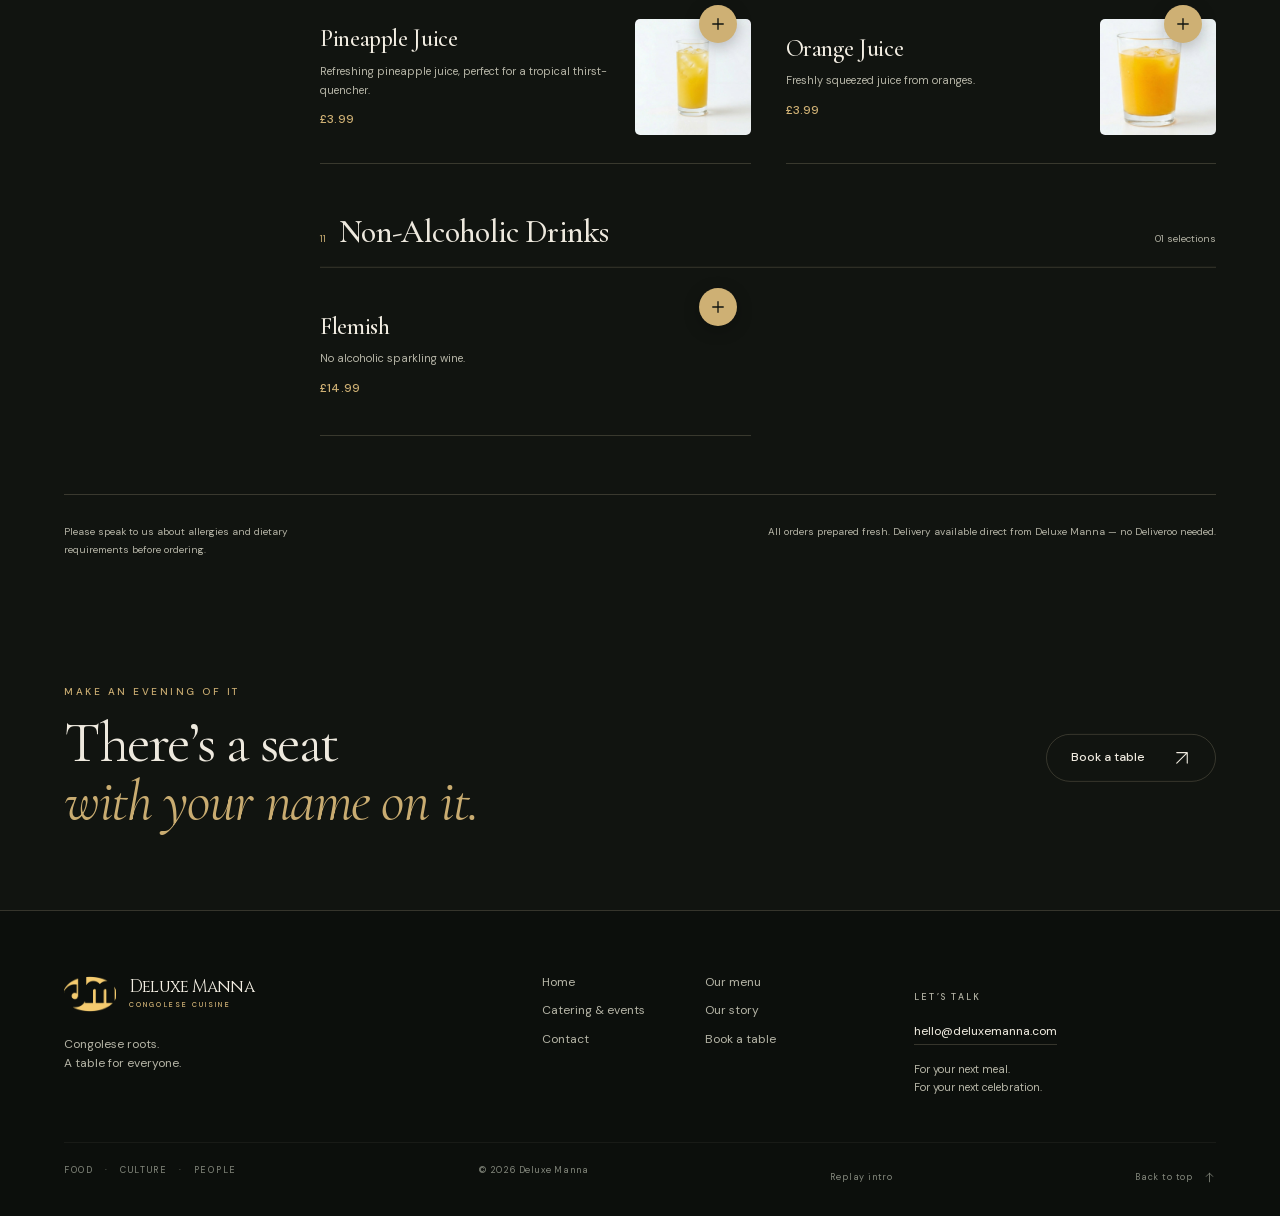
<file: menu.html>
<!doctype html>
<html lang="en" id="top"><head><meta charset="utf-8"><meta name="viewport" content="width=device-width, initial-scale=1, viewport-fit=cover"><meta name="theme-color" content="#111410"><meta name="description" content="Explore authentic Congolese dishes, grills, sides and drinks."><meta name="apple-mobile-web-app-capable" content="yes"><meta name="apple-mobile-web-app-status-bar-style" content="black-translucent"><title>Deluxe Manna — Our menu</title><link rel="icon" type="image/png" href="assets/logo.png"><link rel="apple-touch-icon" href="assets/logo.png"><link rel="stylesheet" href="site.css?v=6"><link rel="stylesheet" href="menu-v2.css?v=6"><link rel="stylesheet" href="cart.css?v=6"><script src="assets/vendor/gsap.min.js" defer></script><script src="assets/vendor/ScrollTrigger.min.js" defer></script><script src="site.js?v=6" defer></script><script src="menu-v2.js?v=6" defer></script><script src="cart.js?v=6" defer></script><script src="supabase-content.js?v=6" defer></script><script src="supabase-menu.js?v=6" defer></script></head><body class="menu-page" data-page="menu">
<a class="skip-link" href="#main-content">Skip to content</a>
<header class="site-header"><a class="brand-lockup" href="index.html" aria-label="Deluxe Manna home"><span class="brand-symbol"><img src="assets/logo.png" alt="" width="1890" height="1417"></span><span class="brand-name">Deluxe Manna<small>CONGOLESE CUISINE</small></span></a><nav class="desktop-nav" aria-label="Main navigation"><a href="index.html"><span>Home</span></a><a href="menu.html" aria-current="page"><span>Our menu</span></a><a href="catering.html"><span>Catering & events</span></a><a href="contact.html"><span>Contact</span></a></nav><button class="cart-trigger" type="button" aria-label="View basket"><svg viewBox="0 0 24 24" aria-hidden="true"><path d="M6 7h12l-1 11H7L6 7"/><path d="M9 7V5a3 3 0 0 1 6 0v2"/><circle cx="10" cy="19" r="1.2"/><circle cx="16" cy="19" r="1.2"/></svg><span class="cart-count"></span></button><a class="button button-outline header-book" href="index.html#booking">Book a table <svg viewBox="0 0 24 24" aria-hidden="true"><path d="M5 19 19 5M5 5h14v14"/></svg></a><div class="reading-progress" aria-hidden="true"></div></header>
<nav class="mobile-tabs" aria-label="Main navigation"><a href="index.html"><svg viewBox="0 0 24 24" aria-hidden="true"><path d="m3 10 9-7 9 7v10a1 1 0 0 1-1 1h-5v-8H9v8H4a1 1 0 0 1-1-1z"/></svg><span>Home</span></a><a href="menu.html" aria-current="page"><svg viewBox="0 0 24 24" aria-hidden="true"><path d="M5 3v7a3 3 0 0 0 6 0V3M8 3v18M19 21V3c-4 3-4 10 0 10"/></svg><span>Menu</span></a><a href="catering.html"><svg viewBox="0 0 24 24" aria-hidden="true"><path d="m7 3-2 7a4 4 0 0 0 8 0l-2-7zM9 14v7M5 21h8M16 3l3 4M19 2v1M19 10h2"/></svg><span>Events</span></a><a href="contact.html"><svg viewBox="0 0 24 24" aria-hidden="true"><path d="M21 11.5a8.5 8.5 0 0 1-8.5 8.5H4l-2 2V11.5a9.5 9.5 0 0 1 19 0Z"/><path d="M7 11h.01M12 11h.01M17 11h.01"/></svg><span>Contact</span></a></nav>
<main id="main-content">
<section class="page-hero mv2-hero" aria-labelledby="menu-page-title">
    <div class="mv2-hero-photo mv2-hero-film"><video class="mv2-hero-video" muted loop playsinline preload="metadata" poster="assets/video/menu-hero-poster.jpg" width="480" height="848" aria-label="A look inside Deluxe Manna: our restaurant, food and drinks"><source src="assets/video/menu-hero.mp4" type="video/mp4"></video><div class="mv2-film-tools"><a href="https://www.instagram.com/reel/C244j16I4yI/" target="_blank" rel="noopener" class="mv2-reel-link">Watch the reel <svg viewBox="0 0 24 24" aria-hidden="true"><path d="M5 19 19 5M5 5h14v14"/></svg></a><button class="mv2-video-toggle" type="button" aria-label="Play menu video" hidden><svg class="mv2-video-play" viewBox="0 0 24 24" aria-hidden="true"><path d="m9 5 11 7-11 7z"/></svg><svg class="mv2-video-pause" viewBox="0 0 24 24" aria-hidden="true" hidden><path d="M8 5v14M16 5v14"/></svg></button></div><noscript><a class="mv2-video-fallback" href="assets/video/menu-hero.mp4">Play the restaurant film <svg viewBox="0 0 24 24" aria-hidden="true"><path d="M5 19 19 5M5 5h14v14"/></svg></a></noscript></div>
    <div class="container mv2-hero-inner"><div class="mv2-hero-copy"><p class="eyebrow" data-hero-item>THE DELUXE MANNA MENU</p><h1 id="menu-page-title" data-hero-item>A taste<br>of <em>Congo.</em></h1><p class="mv2-hero-description" data-hero-item>Charcoal grills. Comforting classics.<br>Food made to bring us together.</p><a href="#menu-catalogue" class="button button-outline" data-hero-item>Explore the menu <svg viewBox="0 0 24 24" aria-hidden="true"><path d="M12 4v16m-6-6 6 6 6-6"/></svg></a></div><div class="mv2-hero-bottom" data-hero-item><span>GOOD FOOD. GREAT COMPANY.</span><span>01 — THE MENU</span></div></div>
</section>
<section class="mv2-catalogue" id="menu-catalogue" aria-label="Food and drinks menu">
    <div class="container">
        <div class="mv2-catalogue-intro" data-reveal><div><p class="eyebrow">FIND YOUR FAVOURITE</p><h2>Made for your <em>table.</em></h2></div><button class="mv2-view-basket" type="button" data-open-cart aria-label="View basket"><svg viewBox="0 0 24 24" aria-hidden="true"><path d="M6 7h12l-1 11H7L6 7"/><path d="M9 7V5a3 3 0 0 1 6 0v2"/><circle cx="10" cy="19" r="1.2"/><circle cx="16" cy="19" r="1.2"/></svg><span>View basket</span><span class="mv2-basket-count" aria-hidden="true">0</span></button></div>
        <div class="mv2-toolbar"><div class="mv2-search"><svg viewBox="0 0 24 24" fill="none" stroke="currentColor" stroke-width="1.4" aria-hidden="true"><circle cx="10.5" cy="10.5" r="6.5"/><path d="m16 16 4.5 4.5"/></svg><input id="menu-search" type="search" placeholder="Search dishes or drinks…" aria-label="Search dishes, ingredients and drinks" autocomplete="off"><button type="button" class="mv2-clear-search" aria-label="Clear search" hidden><svg viewBox="0 0 24 24" aria-hidden="true"><path d="m6 6 12 12M18 6 6 18"/></svg></button></div><p id="menu-result-count" role="status" aria-live="polite">62 dishes &amp; drinks</p></div>
        <div class="mv2-menu-layout"><aside class="mv2-category-nav"><p class="eyebrow">ON THE MENU</p><nav aria-label="Menu categories"><a href="#menu-meal-deals" class="mv2-category-link" aria-current="location"><span>Meal Deals</span><small>02</small></a><a href="#menu-starters" class="mv2-category-link"><span>Starters</span><small>09</small></a><a href="#menu-meat-poultry-dishes-and-platters" class="mv2-category-link"><span>Meat, Poultry Dishes and Platters</span><small>15</small></a><a href="#menu-fish-dishes" class="mv2-category-link"><span>Fish Dishes</span><small>05</small></a><a href="#menu-vegetable-dishes" class="mv2-category-link"><span>Vegetable Dishes</span><small>05</small></a><a href="#menu-salads-sides" class="mv2-category-link"><span>Salads &amp; Sides</span><small>02</small></a><a href="#menu-sides" class="mv2-category-link"><span>Sides</span><small>07</small></a><a href="#menu-desserts" class="mv2-category-link"><span>Desserts</span><small>01</small></a><a href="#menu-soft-drinks" class="mv2-category-link"><span>Soft Drinks</span><small>09</small></a><a href="#menu-juices" class="mv2-category-link"><span>Juices</span><small>06</small></a><a href="#menu-non-alcoholic-drinks" class="mv2-category-link"><span>Non-Alcoholic Drinks</span><small>01</small></a></nav><a class="mv2-sidebar-contact" href="contact.html">A dietary question? <svg viewBox="0 0 24 24" aria-hidden="true"><path d="M5 19 19 5M5 5h14v14"/></svg></a></aside><div class="mv2-sections"><section class="mv2-category" id="menu-meal-deals" aria-labelledby="mv2-title-1"><div class="mv2-category-heading" data-reveal><span>01</span><h2 id="mv2-title-1">Meal Deals</h2><small>02 selections</small></div><div class="mv2-dish-grid"><article class="mv2-dish mv2-dish-no-photo" id="dish-2765891017" data-menu-id="2765891017" data-search="meal for one  meal deals">
            <div class="mv2-dish-copy"><div class="mv2-dish-meta"></div><h3>Meal for One</h3><p class="mv2-dish-description">Freshly prepared to order.</p><span class="mv2-dish-price">£22.47</span></div>
            <button class="mv2-add" type="button" data-add="2765891017" aria-label="Add Meal for One to basket"><svg viewBox="0 0 24 24" aria-hidden="true"><path d="M12 5v14M5 12h14"/></svg></button><button class="mv2-dish-open" type="button" data-dish="2765891017" aria-haspopup="dialog" aria-label="View Meal for One details"><span class="mv2-visually-hidden">View dish details</span></button>
        </article><article class="mv2-dish mv2-dish-no-photo" id="dish-2765892223" data-menu-id="2765892223" data-search="meal for two  meal deals">
            <div class="mv2-dish-copy"><div class="mv2-dish-meta"></div><h3>Meal for Two</h3><p class="mv2-dish-description">Freshly prepared to order.</p><span class="mv2-dish-price">£44.95</span></div>
            <button class="mv2-add" type="button" data-add="2765892223" aria-label="Add Meal for Two to basket"><svg viewBox="0 0 24 24" aria-hidden="true"><path d="M12 5v14M5 12h14"/></svg></button><button class="mv2-dish-open" type="button" data-dish="2765892223" aria-haspopup="dialog" aria-label="View Meal for Two details"><span class="mv2-visually-hidden">View dish details</span></button>
        </article></div></section><section class="mv2-category" id="menu-starters" aria-labelledby="mv2-title-2"><div class="mv2-category-heading" data-reveal><span>02</span><h2 id="mv2-title-2">Starters</h2><small>09 selections</small></div><div class="mv2-dish-grid"><article class="mv2-dish" id="dish-2740697115" data-menu-id="2740697115" data-search="beef skewers (brochettes) diced beef, marinated in a delicious spice sauce and bbq grilled to tender for that juicy perfection. starters">
            <div class="mv2-dish-copy"><div class="mv2-dish-meta"></div><h3>Beef Skewers (Brochettes)</h3><p class="mv2-dish-description">Diced beef, marinated in a delicious spice sauce and BBQ grilled to tender for that juicy perfection.</p><span class="mv2-dish-price">£5.50</span></div>
            <div class="mv2-dish-photo"><img src="assets/menu/2740697115.jpg" alt="Beef Skewers (Brochettes)" loading="lazy" decoding="async" width="800" height="600"><svg viewBox="0 0 24 24" aria-hidden="true"><path d="M5 19 19 5M5 5h14v14"/></svg></div><button class="mv2-add" type="button" data-add="2740697115" aria-label="Add Beef Skewers (Brochettes) to basket"><svg viewBox="0 0 24 24" aria-hidden="true"><path d="M12 5v14M5 12h14"/></svg></button><button class="mv2-dish-open" type="button" data-dish="2740697115" aria-haspopup="dialog" aria-label="View Beef Skewers (Brochettes) details"><span class="mv2-visually-hidden">View dish details</span></button>
        </article><article class="mv2-dish" id="dish-2740697125" data-menu-id="2740697125" data-search="crispy calamari lightly battered deep fried squid with a choice of tartar or sweet chilli sauce. starters">
            <div class="mv2-dish-copy"><div class="mv2-dish-meta"></div><h3>Crispy Calamari</h3><p class="mv2-dish-description">Lightly battered deep fried squid with a choice of tartar or sweet chilli sauce.</p><span class="mv2-dish-price">£10.99</span></div>
            <div class="mv2-dish-photo"><img src="assets/menu/2740697125.jpg" alt="Crispy Calamari" loading="lazy" decoding="async" width="800" height="600"><svg viewBox="0 0 24 24" aria-hidden="true"><path d="M5 19 19 5M5 5h14v14"/></svg></div><button class="mv2-add" type="button" data-add="2740697125" aria-label="Add Crispy Calamari to basket"><svg viewBox="0 0 24 24" aria-hidden="true"><path d="M12 5v14M5 12h14"/></svg></button><button class="mv2-dish-open" type="button" data-dish="2740697125" aria-haspopup="dialog" aria-label="View Crispy Calamari details"><span class="mv2-visually-hidden">View dish details</span></button>
        </article><article class="mv2-dish" id="dish-2740697129" data-menu-id="2740697129" data-search="crispy marinated king prawns (crevettes) succulent king prawns marinated to perfection. starters">
            <div class="mv2-dish-copy"><div class="mv2-dish-meta"></div><h3>Crispy Marinated King Prawns (Crevettes)</h3><p class="mv2-dish-description">Succulent king prawns marinated to perfection.</p><span class="mv2-dish-price">£13.99</span></div>
            <div class="mv2-dish-photo"><img src="assets/menu/2740697129.jpg" alt="Crispy Marinated King Prawns (Crevettes)" loading="lazy" decoding="async" width="800" height="600"><svg viewBox="0 0 24 24" aria-hidden="true"><path d="M5 19 19 5M5 5h14v14"/></svg></div><button class="mv2-add" type="button" data-add="2740697129" aria-label="Add Crispy Marinated King Prawns (Crevettes) to basket"><svg viewBox="0 0 24 24" aria-hidden="true"><path d="M12 5v14M5 12h14"/></svg></button><button class="mv2-dish-open" type="button" data-dish="2740697129" aria-haspopup="dialog" aria-label="View Crispy Marinated King Prawns (Crevettes) details"><span class="mv2-visually-hidden">View dish details</span></button>
        </article><article class="mv2-dish" id="dish-2740697180" data-menu-id="2740697180" data-search="beef samosa pastry wrapped lean mince beef carefully with onions, peppers and secret spices. served with sweet chilli dip. starters">
            <div class="mv2-dish-copy"><div class="mv2-dish-meta"></div><h3>Beef Samosa</h3><p class="mv2-dish-description">Pastry wrapped lean mince beef carefully with onions, peppers and secret spices. Served with sweet chilli dip.</p><span class="mv2-dish-price">£8.99</span></div>
            <div class="mv2-dish-photo"><img src="assets/menu/2740697180.jpg" alt="Beef Samosa" loading="lazy" decoding="async" width="800" height="600"><svg viewBox="0 0 24 24" aria-hidden="true"><path d="M5 19 19 5M5 5h14v14"/></svg></div><button class="mv2-add" type="button" data-add="2740697180" aria-label="Add Beef Samosa to basket"><svg viewBox="0 0 24 24" aria-hidden="true"><path d="M12 5v14M5 12h14"/></svg></button><button class="mv2-dish-open" type="button" data-dish="2740697180" aria-haspopup="dialog" aria-label="View Beef Samosa details"><span class="mv2-visually-hidden">View dish details</span></button>
        </article><article class="mv2-dish" id="dish-2740697170" data-menu-id="2740697170" data-search="roasted egusi with prawn flakes (mbika) grinded egusi seeds, blended with flakes or fish. steamed &amp; roasted in a cassava leaf wrap. starters">
            <div class="mv2-dish-copy"><div class="mv2-dish-meta"></div><h3>Roasted Egusi with Prawn Flakes (Mbika)</h3><p class="mv2-dish-description">Grinded egusi seeds, blended with flakes or fish. Steamed &amp; roasted in a cassava leaf wrap.</p><span class="mv2-dish-price">£8.50</span></div>
            <div class="mv2-dish-photo"><img src="assets/menu/2740697170.jpg" alt="Roasted Egusi with Prawn Flakes (Mbika)" loading="lazy" decoding="async" width="800" height="600"><svg viewBox="0 0 24 24" aria-hidden="true"><path d="M5 19 19 5M5 5h14v14"/></svg></div><button class="mv2-add" type="button" data-add="2740697170" aria-label="Add Roasted Egusi with Prawn Flakes (Mbika) to basket"><svg viewBox="0 0 24 24" aria-hidden="true"><path d="M12 5v14M5 12h14"/></svg></button><button class="mv2-dish-open" type="button" data-dish="2740697170" aria-haspopup="dialog" aria-label="View Roasted Egusi with Prawn Flakes (Mbika) details"><span class="mv2-visually-hidden">View dish details</span></button>
        </article><article class="mv2-dish" id="dish-2740697156" data-menu-id="2740697156" data-search="spicy batter fried prawns lightly battered deep fried skinless shrimp with à choice of tartar or sweet chilli sauce. spicy starters">
            <div class="mv2-dish-copy"><div class="mv2-dish-meta"></div><h3>Spicy Batter Fried Prawns</h3><p class="mv2-dish-description">Lightly battered deep fried skinless shrimp with à choice of tartar or sweet chilli sauce. Spicy</p><span class="mv2-dish-price">£10.99</span></div>
            <div class="mv2-dish-photo"><img src="assets/menu/2740697156.jpg" alt="Spicy Batter Fried Prawns" loading="lazy" decoding="async" width="800" height="600"><svg viewBox="0 0 24 24" aria-hidden="true"><path d="M5 19 19 5M5 5h14v14"/></svg></div><button class="mv2-add" type="button" data-add="2740697156" aria-label="Add Spicy Batter Fried Prawns to basket"><svg viewBox="0 0 24 24" aria-hidden="true"><path d="M12 5v14M5 12h14"/></svg></button><button class="mv2-dish-open" type="button" data-dish="2740697156" aria-haspopup="dialog" aria-label="View Spicy Batter Fried Prawns details"><span class="mv2-visually-hidden">View dish details</span></button>
        </article><article class="mv2-dish" id="dish-2740697175" data-menu-id="2740697175" data-search="puff puffs / mikate / beignet sweet &amp; crispy puff puff doughnuts freshly made on oder, served with a choice of hazelnut chocolate dip or smooth &amp; rich peanut butter spread. starters">
            <div class="mv2-dish-copy"><div class="mv2-dish-meta"><span class="mv2-dish-tag">A favourite</span></div><h3>Puff Puffs / Mikate / Beignet</h3><p class="mv2-dish-description">Sweet &amp; crispy puff puff doughnuts freshly made on oder, served with a choice of hazelnut chocolate dip or smooth &amp; rich peanut butter spread.</p><span class="mv2-dish-price">£7.99</span></div>
            <div class="mv2-dish-photo"><img src="assets/menu/2740697175.jpg" alt="Puff Puffs / Mikate / Beignet" loading="lazy" decoding="async" width="800" height="600"><svg viewBox="0 0 24 24" aria-hidden="true"><path d="M5 19 19 5M5 5h14v14"/></svg></div><button class="mv2-add" type="button" data-add="2740697175" aria-label="Add Puff Puffs / Mikate / Beignet to basket"><svg viewBox="0 0 24 24" aria-hidden="true"><path d="M12 5v14M5 12h14"/></svg></button><button class="mv2-dish-open" type="button" data-dish="2740697175" aria-haspopup="dialog" aria-label="View Puff Puffs / Mikate / Beignet details"><span class="mv2-visually-hidden">View dish details</span></button>
        </article><article class="mv2-dish" id="dish-2740697114" data-menu-id="2740697114" data-search="mana starter (to share) grilled king prawns, beef samosa&#x27;s, mini roasted &amp; steamed egusi and mana salad. served with sweet chilli or home made thousand island dip. starters">
            <div class="mv2-dish-copy"><div class="mv2-dish-meta"></div><h3>Mana Starter (To Share)</h3><p class="mv2-dish-description">Grilled king prawns, beef samosa&#x27;s, mini roasted &amp; steamed egusi and mana salad. Served with sweet chilli or home made thousand island dip.</p><span class="mv2-dish-price">£27.50</span></div>
            <div class="mv2-dish-photo"><img src="assets/menu/2740697114.jpg" alt="Mana Starter (To Share)" loading="lazy" decoding="async" width="800" height="600"><svg viewBox="0 0 24 24" aria-hidden="true"><path d="M5 19 19 5M5 5h14v14"/></svg></div><button class="mv2-add" type="button" data-add="2740697114" aria-label="Add Mana Starter (To Share) to basket"><svg viewBox="0 0 24 24" aria-hidden="true"><path d="M12 5v14M5 12h14"/></svg></button><button class="mv2-dish-open" type="button" data-dish="2740697114" aria-haspopup="dialog" aria-label="View Mana Starter (To Share) details"><span class="mv2-visually-hidden">View dish details</span></button>
        </article><article class="mv2-dish" id="dish-2740697145" data-menu-id="2740697145" data-search="mixed marinated olives green and black olives with a hint of garlic and peppers. vegan starters">
            <div class="mv2-dish-copy"><div class="mv2-dish-meta"></div><h3>Mixed Marinated Olives</h3><p class="mv2-dish-description">Green and black olives with a hint of garlic and peppers. Vegan</p><span class="mv2-dish-price">£6.99</span></div>
            <div class="mv2-dish-photo"><img src="assets/menu/2740697145.jpg" alt="Mixed Marinated Olives" loading="lazy" decoding="async" width="800" height="600"><svg viewBox="0 0 24 24" aria-hidden="true"><path d="M5 19 19 5M5 5h14v14"/></svg></div><button class="mv2-add" type="button" data-add="2740697145" aria-label="Add Mixed Marinated Olives to basket"><svg viewBox="0 0 24 24" aria-hidden="true"><path d="M12 5v14M5 12h14"/></svg></button><button class="mv2-dish-open" type="button" data-dish="2740697145" aria-haspopup="dialog" aria-label="View Mixed Marinated Olives details"><span class="mv2-visually-hidden">View dish details</span></button>
        </article></div></section><section class="mv2-category" id="menu-meat-poultry-dishes-and-platters" aria-labelledby="mv2-title-3"><div class="mv2-category-heading" data-reveal><span>03</span><h2 id="mv2-title-3">Meat, Poultry Dishes and Platters</h2><small>15 selections</small></div><div class="mv2-dish-grid"><article class="mv2-dish" id="dish-2740697128" data-menu-id="2740697128" data-search="manna platter serves up to 4 people smoked lamb ntaba, chicken wings, lamb ribs, plantain, mixed fried rice &amp; manna salad. halal meat, poultry dishes and platters">
            <div class="mv2-dish-copy"><div class="mv2-dish-meta"></div><h3>Manna Platter</h3><p class="mv2-dish-description">Serves up to 4 people smoked lamb ntaba, chicken wings, lamb ribs, plantain, mixed fried rice &amp; manna salad. Halal</p><span class="mv2-dish-price">£64.99</span></div>
            <div class="mv2-dish-photo"><img src="assets/menu/2740697128.jpg" alt="Manna Platter" loading="lazy" decoding="async" width="800" height="600"><svg viewBox="0 0 24 24" aria-hidden="true"><path d="M5 19 19 5M5 5h14v14"/></svg></div><button class="mv2-add" type="button" data-add="2740697128" aria-label="Add Manna Platter to basket"><svg viewBox="0 0 24 24" aria-hidden="true"><path d="M12 5v14M5 12h14"/></svg></button><button class="mv2-dish-open" type="button" data-dish="2740697128" aria-haspopup="dialog" aria-label="View Manna Platter details"><span class="mv2-visually-hidden">View dish details</span></button>
        </article><article class="mv2-dish" id="dish-2740697164" data-menu-id="2740697164" data-search="turkey tail (dendo) fine cut of smoked turkey tails served with onions &amp; peppers. halal meat, poultry dishes and platters">
            <div class="mv2-dish-copy"><div class="mv2-dish-meta"><span class="mv2-dish-unavailable">Currently unavailable</span></div><h3>Turkey Tail (Dendo)</h3><p class="mv2-dish-description">Fine cut of smoked turkey tails served with onions &amp; peppers. Halal</p><span class="mv2-dish-price">£10.80</span></div>
            <div class="mv2-dish-photo"><img src="assets/menu/2740697164.jpg" alt="Turkey Tail (Dendo)" loading="lazy" decoding="async" width="800" height="600"><svg viewBox="0 0 24 24" aria-hidden="true"><path d="M5 19 19 5M5 5h14v14"/></svg></div><button class="mv2-add" type="button" data-add="2740697164" aria-label="Add Turkey Tail (Dendo) to basket"><svg viewBox="0 0 24 24" aria-hidden="true"><path d="M12 5v14M5 12h14"/></svg></button><button class="mv2-dish-open" type="button" data-dish="2740697164" aria-haspopup="dialog" aria-label="View Turkey Tail (Dendo) details"><span class="mv2-visually-hidden">View dish details</span></button>
        </article><article class="mv2-dish" id="dish-2740697153" data-menu-id="2740697153" data-search="lamb ribs 24 hour marinated fresh tender baby lamb, flame grilled to order, with a choice of plain, spicy sizzling, bbq or honey sauce &amp; both. spicy, halal meat, poultry dishes and platters">
            <div class="mv2-dish-copy"><div class="mv2-dish-meta"></div><h3>Lamb Ribs</h3><p class="mv2-dish-description">24 hour marinated fresh tender baby lamb, flame grilled to order, with a choice of plain, spicy sizzling, BBQ or honey sauce &amp; both. Spicy, halal</p><span class="mv2-dish-price">£19.99</span></div>
            <div class="mv2-dish-photo"><img src="assets/menu/2740697153.jpg" alt="Lamb Ribs" loading="lazy" decoding="async" width="800" height="600"><svg viewBox="0 0 24 24" aria-hidden="true"><path d="M5 19 19 5M5 5h14v14"/></svg></div><button class="mv2-add" type="button" data-add="2740697153" aria-label="Add Lamb Ribs to basket"><svg viewBox="0 0 24 24" aria-hidden="true"><path d="M12 5v14M5 12h14"/></svg></button><button class="mv2-dish-open" type="button" data-dish="2740697153" aria-haspopup="dialog" aria-label="View Lamb Ribs details"><span class="mv2-visually-hidden">View dish details</span></button>
        </article><article class="mv2-dish" id="dish-2740697150" data-menu-id="2740697150" data-search="caribbean platter serves up to 4 people oxtail, curry goat, jerk chicken wings, large plantain, rice and a choice of salad or coleslaw. halal meat, poultry dishes and platters">
            <div class="mv2-dish-copy"><div class="mv2-dish-meta"></div><h3>Caribbean Platter</h3><p class="mv2-dish-description">Serves up to 4 people oxtail, curry goat, jerk chicken wings, large plantain, rice and a choice of salad or coleslaw. Halal</p><span class="mv2-dish-price">£59.99</span></div>
            <div class="mv2-dish-photo"><img src="assets/menu/2740697150.jpg" alt="Caribbean Platter" loading="lazy" decoding="async" width="800" height="600"><svg viewBox="0 0 24 24" aria-hidden="true"><path d="M5 19 19 5M5 5h14v14"/></svg></div><button class="mv2-add" type="button" data-add="2740697150" aria-label="Add Caribbean Platter to basket"><svg viewBox="0 0 24 24" aria-hidden="true"><path d="M12 5v14M5 12h14"/></svg></button><button class="mv2-dish-open" type="button" data-dish="2740697150" aria-haspopup="dialog" aria-label="View Caribbean Platter details"><span class="mv2-visually-hidden">View dish details</span></button>
        </article><article class="mv2-dish" id="dish-2740697137" data-menu-id="2740697137" data-search="beef brochettes diced beef, marinated in a delicious spice sauce and bbq grilled to tender for that juicy perfection. halal meat, poultry dishes and platters">
            <div class="mv2-dish-copy"><div class="mv2-dish-meta"></div><h3>Beef Brochettes</h3><p class="mv2-dish-description">Diced beef, marinated in a delicious spice sauce and BBQ grilled to tender for that juicy perfection. Halal</p><span class="mv2-dish-price">£5.50</span></div>
            <div class="mv2-dish-photo"><img src="assets/menu/2740697137.jpg" alt="Beef Brochettes" loading="lazy" decoding="async" width="800" height="600"><svg viewBox="0 0 24 24" aria-hidden="true"><path d="M5 19 19 5M5 5h14v14"/></svg></div><button class="mv2-add" type="button" data-add="2740697137" aria-label="Add Beef Brochettes to basket"><svg viewBox="0 0 24 24" aria-hidden="true"><path d="M12 5v14M5 12h14"/></svg></button><button class="mv2-dish-open" type="button" data-dish="2740697137" aria-haspopup="dialog" aria-label="View Beef Brochettes details"><span class="mv2-visually-hidden">View dish details</span></button>
        </article><article class="mv2-dish" id="dish-2740697112" data-menu-id="2740697112" data-search="jerk chicken  (caribbean style) jerk grilled chicken, seasoned with a special blend of jerk island spices. halal meat, poultry dishes and platters">
            <div class="mv2-dish-copy"><div class="mv2-dish-meta"></div><h3>Jerk Chicken  (Caribbean Style)</h3><p class="mv2-dish-description">Jerk grilled chicken, seasoned with a special blend of jerk island spices. Halal</p><span class="mv2-dish-price">£11.99</span></div>
            <div class="mv2-dish-photo"><img src="assets/menu/2740697112.jpg" alt="Jerk Chicken  (Caribbean Style)" loading="lazy" decoding="async" width="800" height="600"><svg viewBox="0 0 24 24" aria-hidden="true"><path d="M5 19 19 5M5 5h14v14"/></svg></div><button class="mv2-add" type="button" data-add="2740697112" aria-label="Add Jerk Chicken  (Caribbean Style) to basket"><svg viewBox="0 0 24 24" aria-hidden="true"><path d="M12 5v14M5 12h14"/></svg></button><button class="mv2-dish-open" type="button" data-dish="2740697112" aria-haspopup="dialog" aria-label="View Jerk Chicken  (Caribbean Style) details"><span class="mv2-visually-hidden">View dish details</span></button>
        </article><article class="mv2-dish" id="dish-2740697126" data-menu-id="2740697126" data-search="beef stew delicious &amp; tender diced lean beef, stewed in savoury thick tomatoed sauce. halal meat, poultry dishes and platters">
            <div class="mv2-dish-copy"><div class="mv2-dish-meta"></div><h3>Beef Stew</h3><p class="mv2-dish-description">Delicious &amp; tender diced lean beef, stewed in savoury thick tomatoed sauce. Halal</p><span class="mv2-dish-price">£15.75</span></div>
            <div class="mv2-dish-photo"><img src="assets/menu/2740697126.jpg" alt="Beef Stew" loading="lazy" decoding="async" width="800" height="600"><svg viewBox="0 0 24 24" aria-hidden="true"><path d="M5 19 19 5M5 5h14v14"/></svg></div><button class="mv2-add" type="button" data-add="2740697126" aria-label="Add Beef Stew to basket"><svg viewBox="0 0 24 24" aria-hidden="true"><path d="M12 5v14M5 12h14"/></svg></button><button class="mv2-dish-open" type="button" data-dish="2740697126" aria-haspopup="dialog" aria-label="View Beef Stew details"><span class="mv2-visually-hidden">View dish details</span></button>
        </article><article class="mv2-dish" id="dish-2740697157" data-menu-id="2740697157" data-search="spicy assorted pepper soup an assortment of very spicy but lightly seasoned beef tripe, cow foot and kidney soup. very spicy, halal meat, poultry dishes and platters">
            <div class="mv2-dish-copy"><div class="mv2-dish-meta"></div><h3>Spicy Assorted Pepper Soup</h3><p class="mv2-dish-description">An assortment of very spicy but lightly seasoned beef tripe, cow foot and kidney soup. Very spicy, halal</p><span class="mv2-dish-price">£11.50</span></div>
            <div class="mv2-dish-photo"><img src="assets/menu/2740697157.jpg" alt="Spicy Assorted Pepper Soup" loading="lazy" decoding="async" width="800" height="600"><svg viewBox="0 0 24 24" aria-hidden="true"><path d="M5 19 19 5M5 5h14v14"/></svg></div><button class="mv2-add" type="button" data-add="2740697157" aria-label="Add Spicy Assorted Pepper Soup to basket"><svg viewBox="0 0 24 24" aria-hidden="true"><path d="M12 5v14M5 12h14"/></svg></button><button class="mv2-dish-open" type="button" data-dish="2740697157" aria-haspopup="dialog" aria-label="View Spicy Assorted Pepper Soup details"><span class="mv2-visually-hidden">View dish details</span></button>
        </article><article class="mv2-dish" id="dish-2740697133" data-menu-id="2740697133" data-search="steamed pork (liboke ya ngulu) fine cuts of spicy pork belly, rib &amp; shoulder, oven roasted and steamed in large cassava leaves. spicy meat, poultry dishes and platters">
            <div class="mv2-dish-copy"><div class="mv2-dish-meta"></div><h3>Steamed Pork (Liboke Ya Ngulu)</h3><p class="mv2-dish-description">Fine cuts of spicy pork belly, rib &amp; shoulder, oven roasted and steamed in large cassava leaves. Spicy</p><span class="mv2-dish-price">£14.50</span></div>
            <div class="mv2-dish-photo"><img src="assets/menu/2740697133.jpg" alt="Steamed Pork (Liboke Ya Ngulu)" loading="lazy" decoding="async" width="800" height="600"><svg viewBox="0 0 24 24" aria-hidden="true"><path d="M5 19 19 5M5 5h14v14"/></svg></div><button class="mv2-add" type="button" data-add="2740697133" aria-label="Add Steamed Pork (Liboke Ya Ngulu) to basket"><svg viewBox="0 0 24 24" aria-hidden="true"><path d="M12 5v14M5 12h14"/></svg></button><button class="mv2-dish-open" type="button" data-dish="2740697133" aria-haspopup="dialog" aria-label="View Steamed Pork (Liboke Ya Ngulu) details"><span class="mv2-visually-hidden">View dish details</span></button>
        </article><article class="mv2-dish" id="dish-2740697154" data-menu-id="2740697154" data-search="poulet mayo this recipe involves baking chicken with spices, then roasting it a second time with mayonnaise and vegetables such as onions and bell peppers meat, poultry dishes and platters">
            <div class="mv2-dish-copy"><div class="mv2-dish-meta"></div><h3>Poulet Mayo</h3><p class="mv2-dish-description">This recipe involves baking chicken with spices, then roasting it a second time with mayonnaise and vegetables such as onions and bell peppers</p><span class="mv2-dish-price">£26.50</span></div>
            <div class="mv2-dish-photo"><img src="assets/menu/2740697154.jpg" alt="Poulet Mayo" loading="lazy" decoding="async" width="800" height="600"><svg viewBox="0 0 24 24" aria-hidden="true"><path d="M5 19 19 5M5 5h14v14"/></svg></div><button class="mv2-add" type="button" data-add="2740697154" aria-label="Add Poulet Mayo to basket"><svg viewBox="0 0 24 24" aria-hidden="true"><path d="M12 5v14M5 12h14"/></svg></button><button class="mv2-dish-open" type="button" data-dish="2740697154" aria-haspopup="dialog" aria-label="View Poulet Mayo details"><span class="mv2-visually-hidden">View dish details</span></button>
        </article><article class="mv2-dish" id="dish-2740697124" data-menu-id="2740697124" data-search="ntaba (smoked baby lamb) manna&#x27;s secret spices &amp; herbs seasoned baby lamb. 9 hours marinated. 12 hours slow bbq grilled over grade a charcoal &amp; spring seasoned wood to a succulent and tender perfection. halal meat, poultry dishes and platters">
            <div class="mv2-dish-copy"><div class="mv2-dish-meta"></div><h3>Ntaba (Smoked Baby Lamb)</h3><p class="mv2-dish-description">Manna&#x27;s secret spices &amp; herbs seasoned baby lamb. 9 hours marinated. 12 hours slow BBQ grilled over grade a charcoal &amp; spring seasoned wood to a succulent and tender perfection. Halal</p><span class="mv2-dish-price">£17.50</span></div>
            <div class="mv2-dish-photo"><img src="assets/menu/2740697124.jpg" alt="Ntaba (Smoked Baby Lamb)" loading="lazy" decoding="async" width="800" height="600"><svg viewBox="0 0 24 24" aria-hidden="true"><path d="M5 19 19 5M5 5h14v14"/></svg></div><button class="mv2-add" type="button" data-add="2740697124" aria-label="Add Ntaba (Smoked Baby Lamb) to basket"><svg viewBox="0 0 24 24" aria-hidden="true"><path d="M12 5v14M5 12h14"/></svg></button><button class="mv2-dish-open" type="button" data-dish="2740697124" aria-haspopup="dialog" aria-label="View Ntaba (Smoked Baby Lamb) details"><span class="mv2-visually-hidden">View dish details</span></button>
        </article><article class="mv2-dish" id="dish-2740697123" data-menu-id="2740697123" data-search="chicken wings 24 hours marinated fresh tender chicken wings, flame - grilled to order, drizzled with a choice of spicy or sizzling bbq &amp; honey sauce or both. halal meat, poultry dishes and platters">
            <div class="mv2-dish-copy"><div class="mv2-dish-meta"></div><h3>Chicken Wings</h3><p class="mv2-dish-description">24 hours marinated fresh tender chicken wings, flame - grilled to order, drizzled with a choice of spicy or sizzling BBQ &amp; honey sauce or both. Halal</p><span class="mv2-dish-price">£12.99</span></div>
            <div class="mv2-dish-photo"><img src="assets/menu/2740697123.jpg" alt="Chicken Wings" loading="lazy" decoding="async" width="800" height="600"><svg viewBox="0 0 24 24" aria-hidden="true"><path d="M5 19 19 5M5 5h14v14"/></svg></div><button class="mv2-add" type="button" data-add="2740697123" aria-label="Add Chicken Wings to basket"><svg viewBox="0 0 24 24" aria-hidden="true"><path d="M12 5v14M5 12h14"/></svg></button><button class="mv2-dish-open" type="button" data-dish="2740697123" aria-haspopup="dialog" aria-label="View Chicken Wings details"><span class="mv2-visually-hidden">View dish details</span></button>
        </article><article class="mv2-dish" id="dish-2740697155" data-menu-id="2740697155" data-search="oxtail, (caribbean style)  (mikila) fall off the bone tender braised, stewed with caribbean spices &amp; herbs, scotch bonnet and onion medley. halal meat, poultry dishes and platters">
            <div class="mv2-dish-copy"><div class="mv2-dish-meta"></div><h3>Oxtail, (Caribbean Style)  (Mikila)</h3><p class="mv2-dish-description">Fall off the bone tender braised, stewed with Caribbean spices &amp; herbs, scotch bonnet and onion medley. Halal</p><span class="mv2-dish-price">£11.99</span></div>
            <div class="mv2-dish-photo"><img src="assets/menu/2740697155.jpg" alt="Oxtail, (Caribbean Style)  (Mikila)" loading="lazy" decoding="async" width="800" height="600"><svg viewBox="0 0 24 24" aria-hidden="true"><path d="M5 19 19 5M5 5h14v14"/></svg></div><button class="mv2-add" type="button" data-add="2740697155" aria-label="Add Oxtail, (Caribbean Style)  (Mikila) to basket"><svg viewBox="0 0 24 24" aria-hidden="true"><path d="M12 5v14M5 12h14"/></svg></button><button class="mv2-dish-open" type="button" data-dish="2740697155" aria-haspopup="dialog" aria-label="View Oxtail, (Caribbean Style)  (Mikila) details"><span class="mv2-visually-hidden">View dish details</span></button>
        </article><article class="mv2-dish" id="dish-2740697171" data-menu-id="2740697171" data-search="curry goat  (caribbean style) goat meat stewed with curry power, simmered with chunks of onions, fresh thyme &amp; potatoes. halal meat, poultry dishes and platters">
            <div class="mv2-dish-copy"><div class="mv2-dish-meta"></div><h3>Curry Goat  (Caribbean Style)</h3><p class="mv2-dish-description">Goat meat stewed with curry power, simmered with chunks of onions, fresh thyme &amp; potatoes. Halal</p><span class="mv2-dish-price">£12.99</span></div>
            <div class="mv2-dish-photo"><img src="assets/menu/2740697171.jpg" alt="Curry Goat  (Caribbean Style)" loading="lazy" decoding="async" width="800" height="600"><svg viewBox="0 0 24 24" aria-hidden="true"><path d="M5 19 19 5M5 5h14v14"/></svg></div><button class="mv2-add" type="button" data-add="2740697171" aria-label="Add Curry Goat  (Caribbean Style) to basket"><svg viewBox="0 0 24 24" aria-hidden="true"><path d="M12 5v14M5 12h14"/></svg></button><button class="mv2-dish-open" type="button" data-dish="2740697171" aria-haspopup="dialog" aria-label="View Curry Goat  (Caribbean Style) details"><span class="mv2-visually-hidden">View dish details</span></button>
        </article><article class="mv2-dish" id="dish-2740697168" data-menu-id="2740697168" data-search="grilled chicken soso yako tumba charcoal flame grilled chicken on the bone, marinated for 24 hours in our poultry signature spices. halal meat, poultry dishes and platters">
            <div class="mv2-dish-copy"><div class="mv2-dish-meta"></div><h3>Grilled Chicken</h3><p class="mv2-dish-description">Soso yako tumba charcoal flame grilled chicken on the bone, marinated for 24 hours in our poultry signature spices. Halal</p><span class="mv2-dish-price">£12.99</span></div>
            <div class="mv2-dish-photo"><img src="assets/menu/2740697168.jpg" alt="Grilled Chicken" loading="lazy" decoding="async" width="800" height="600"><svg viewBox="0 0 24 24" aria-hidden="true"><path d="M5 19 19 5M5 5h14v14"/></svg></div><button class="mv2-add" type="button" data-add="2740697168" aria-label="Add Grilled Chicken to basket"><svg viewBox="0 0 24 24" aria-hidden="true"><path d="M12 5v14M5 12h14"/></svg></button><button class="mv2-dish-open" type="button" data-dish="2740697168" aria-haspopup="dialog" aria-label="View Grilled Chicken details"><span class="mv2-visually-hidden">View dish details</span></button>
        </article></div></section><section class="mv2-category" id="menu-fish-dishes" aria-labelledby="mv2-title-4"><div class="mv2-category-heading" data-reveal><span>04</span><h2 id="mv2-title-4">Fish Dishes</h2><small>05 selections</small></div><div class="mv2-dish-grid"><article class="mv2-dish" id="dish-2740697178" data-menu-id="2740697178" data-search="steamed spicy catfish (liboke ya ngolo) 24 hours marinated in deluxe manna&#x27;s extra spicy fish marinade, wrapped in large cassava leaves and slow oven steamed &amp; roasted. served in a light &amp; flavored spice sauce. spicy fish dishes">
            <div class="mv2-dish-copy"><div class="mv2-dish-meta"><span class="mv2-dish-unavailable">Currently unavailable</span></div><h3>Steamed Spicy Catfish (Liboke Ya Ngolo)</h3><p class="mv2-dish-description">24 hours marinated in deluxe manna&#x27;s extra spicy fish marinade, wrapped in large cassava leaves and slow oven steamed &amp; roasted. Served in a light &amp; flavored spice sauce. Spicy</p><span class="mv2-dish-price">£14.99</span></div>
            <div class="mv2-dish-photo"><img src="assets/menu/2740697178.jpg" alt="Steamed Spicy Catfish (Liboke Ya Ngolo)" loading="lazy" decoding="async" width="800" height="600"><svg viewBox="0 0 24 24" aria-hidden="true"><path d="M5 19 19 5M5 5h14v14"/></svg></div><button class="mv2-add" type="button" data-add="2740697178" aria-label="Add Steamed Spicy Catfish (Liboke Ya Ngolo) to basket"><svg viewBox="0 0 24 24" aria-hidden="true"><path d="M12 5v14M5 12h14"/></svg></button><button class="mv2-dish-open" type="button" data-dish="2740697178" aria-haspopup="dialog" aria-label="View Steamed Spicy Catfish (Liboke Ya Ngolo) details"><span class="mv2-visually-hidden">View dish details</span></button>
        </article><article class="mv2-dish" id="dish-2740697176" data-menu-id="2740697176" data-search="saltfish (makayabu) partially salt drained stakes of salt fish, shallow fried in virgin olive oil served with blended light bell pepper &amp; onion sauce or onion &amp; hot chilli sauce. fish dishes">
            <div class="mv2-dish-copy"><div class="mv2-dish-meta"></div><h3>Saltfish (Makayabu)</h3><p class="mv2-dish-description">Partially salt drained stakes of salt fish, shallow fried in virgin olive oil served with blended light bell pepper &amp; onion sauce or onion &amp; hot chilli sauce.</p><span class="mv2-dish-price">£16.49</span></div>
            <div class="mv2-dish-photo"><img src="assets/menu/2740697176.jpg" alt="Saltfish (Makayabu)" loading="lazy" decoding="async" width="800" height="600"><svg viewBox="0 0 24 24" aria-hidden="true"><path d="M5 19 19 5M5 5h14v14"/></svg></div><button class="mv2-add" type="button" data-add="2740697176" aria-label="Add Saltfish (Makayabu) to basket"><svg viewBox="0 0 24 24" aria-hidden="true"><path d="M12 5v14M5 12h14"/></svg></button><button class="mv2-dish-open" type="button" data-dish="2740697176" aria-haspopup="dialog" aria-label="View Saltfish (Makayabu) details"><span class="mv2-visually-hidden">View dish details</span></button>
        </article><article class="mv2-dish" id="dish-2740697132" data-menu-id="2740697132" data-search="grilled pangasius (malangwa) 900g whole exotic pangasius. marinated for slightly over 24 hours in lemon, ginger, garlic &amp; manna spices. charcoal grilled upon order &amp; drizzled with our exquisite chef&#x27;s special secret spices &amp; herbs scallion sauce. fish dishes">
            <div class="mv2-dish-copy"><div class="mv2-dish-meta"></div><h3>Grilled Pangasius (Malangwa)</h3><p class="mv2-dish-description">900G whole exotic pangasius. Marinated for slightly over 24 hours in lemon, ginger, garlic &amp; manna spices. Charcoal grilled upon order &amp; drizzled with our exquisite chef&#x27;s special secret spices &amp; herbs scallion sauce.</p><span class="mv2-dish-price">£32.50</span></div>
            <div class="mv2-dish-photo"><img src="assets/menu/2740697132.jpg" alt="Grilled Pangasius (Malangwa)" loading="lazy" decoding="async" width="800" height="600"><svg viewBox="0 0 24 24" aria-hidden="true"><path d="M5 19 19 5M5 5h14v14"/></svg></div><button class="mv2-add" type="button" data-add="2740697132" aria-label="Add Grilled Pangasius (Malangwa) to basket"><svg viewBox="0 0 24 24" aria-hidden="true"><path d="M12 5v14M5 12h14"/></svg></button><button class="mv2-dish-open" type="button" data-dish="2740697132" aria-haspopup="dialog" aria-label="View Grilled Pangasius (Malangwa) details"><span class="mv2-visually-hidden">View dish details</span></button>
        </article><article class="mv2-dish" id="dish-2740697167" data-menu-id="2740697167" data-search="tilapia 700g whole tilapia, marinated in deluxe manna&#x27;s fish marinade for a little over 24 hours, grilled to order and drizzled with our creamy scallion &amp; mushroom sauce or onion &amp; hot chilli sauce. fish dishes">
            <div class="mv2-dish-copy"><div class="mv2-dish-meta"></div><h3>Tilapia</h3><p class="mv2-dish-description">700G whole tilapia, marinated in deluxe manna&#x27;s fish marinade for a little over 24 hours, grilled to order and drizzled with our creamy scallion &amp; mushroom sauce or onion &amp; hot chilli sauce.</p><span class="mv2-dish-price">£21.99</span></div>
            <div class="mv2-dish-photo"><img src="assets/menu/2740697167.jpg" alt="Tilapia" loading="lazy" decoding="async" width="800" height="600"><svg viewBox="0 0 24 24" aria-hidden="true"><path d="M5 19 19 5M5 5h14v14"/></svg></div><button class="mv2-add" type="button" data-add="2740697167" aria-label="Add Tilapia to basket"><svg viewBox="0 0 24 24" aria-hidden="true"><path d="M12 5v14M5 12h14"/></svg></button><button class="mv2-dish-open" type="button" data-dish="2740697167" aria-haspopup="dialog" aria-label="View Tilapia details"><span class="mv2-visually-hidden">View dish details</span></button>
        </article><article class="mv2-dish" id="dish-2740697119" data-menu-id="2740697119" data-search="jack mackerel fish (thomson) whole jack mackerel, 24 hours marinated, grilled to order and served with a slice of tomato, fresh lemon &amp; a drizzle of manna&#x27;s special secret spices and scallion sauce. fish dishes">
            <div class="mv2-dish-copy"><div class="mv2-dish-meta"></div><h3>Jack Mackerel Fish (Thomson)</h3><p class="mv2-dish-description">Whole jack mackerel, 24 hours marinated, grilled to order and served with a slice of tomato, fresh lemon &amp; a drizzle of manna&#x27;s special secret spices and scallion sauce.</p><span class="mv2-dish-price">£16.80</span></div>
            <div class="mv2-dish-photo"><img src="assets/menu/2740697119.jpg" alt="Jack Mackerel Fish (Thomson)" loading="lazy" decoding="async" width="800" height="600"><svg viewBox="0 0 24 24" aria-hidden="true"><path d="M5 19 19 5M5 5h14v14"/></svg></div><button class="mv2-add" type="button" data-add="2740697119" aria-label="Add Jack Mackerel Fish (Thomson) to basket"><svg viewBox="0 0 24 24" aria-hidden="true"><path d="M12 5v14M5 12h14"/></svg></button><button class="mv2-dish-open" type="button" data-dish="2740697119" aria-haspopup="dialog" aria-label="View Jack Mackerel Fish (Thomson) details"><span class="mv2-visually-hidden">View dish details</span></button>
        </article></div></section><section class="mv2-category" id="menu-vegetable-dishes" aria-labelledby="mv2-title-5"><div class="mv2-category-heading" data-reveal><span>05</span><h2 id="mv2-title-5">Vegetable Dishes</h2><small>05 selections</small></div><div class="mv2-dish-grid"><article class="mv2-dish" id="dish-2740697149" data-menu-id="2740697149" data-search="okasi leaves in peanut butter stew (fumbwa) fresh okasi leaves, cooked in a delicious smooth premium peanut butter &amp; tomato stew. vegetable dishes">
            <div class="mv2-dish-copy"><div class="mv2-dish-meta"></div><h3>Okasi Leaves in Peanut Butter Stew (Fumbwa)</h3><p class="mv2-dish-description">Fresh okasi leaves, cooked in a delicious smooth premium peanut butter &amp; tomato stew.</p><span class="mv2-dish-price">£10.99</span></div>
            <div class="mv2-dish-photo"><img src="assets/menu/2740697149.jpg" alt="Okasi Leaves in Peanut Butter Stew (Fumbwa)" loading="lazy" decoding="async" width="800" height="600"><svg viewBox="0 0 24 24" aria-hidden="true"><path d="M5 19 19 5M5 5h14v14"/></svg></div><button class="mv2-add" type="button" data-add="2740697149" aria-label="Add Okasi Leaves in Peanut Butter Stew (Fumbwa) to basket"><svg viewBox="0 0 24 24" aria-hidden="true"><path d="M12 5v14M5 12h14"/></svg></button><button class="mv2-dish-open" type="button" data-dish="2740697149" aria-haspopup="dialog" aria-label="View Okasi Leaves in Peanut Butter Stew (Fumbwa) details"><span class="mv2-visually-hidden">View dish details</span></button>
        </article><article class="mv2-dish" id="dish-2740697139" data-menu-id="2740697139" data-search="cassava leaves (pondu) fresh cassava leaves, boiled &amp; stewed in a flavor rich blend of seasoned bell peppers, spring onion, aubergine &amp; courgette. vegetable dishes">
            <div class="mv2-dish-copy"><div class="mv2-dish-meta"></div><h3>Cassava Leaves (Pondu)</h3><p class="mv2-dish-description">Fresh cassava leaves, boiled &amp; stewed in a flavor rich blend of seasoned bell peppers, spring onion, aubergine &amp; courgette.</p><span class="mv2-dish-price">£10.99</span></div>
            <div class="mv2-dish-photo"><img src="assets/menu/2740697139.jpg" alt="Cassava Leaves (Pondu)" loading="lazy" decoding="async" width="800" height="600"><svg viewBox="0 0 24 24" aria-hidden="true"><path d="M5 19 19 5M5 5h14v14"/></svg></div><button class="mv2-add" type="button" data-add="2740697139" aria-label="Add Cassava Leaves (Pondu) to basket"><svg viewBox="0 0 24 24" aria-hidden="true"><path d="M12 5v14M5 12h14"/></svg></button><button class="mv2-dish-open" type="button" data-dish="2740697139" aria-haspopup="dialog" aria-label="View Cassava Leaves (Pondu) details"><span class="mv2-visually-hidden">View dish details</span></button>
        </article><article class="mv2-dish" id="dish-2740697103" data-menu-id="2740697103" data-search="beans in cassava leaves (tshaka madesu) a popular wild combination of haricot beans &amp; cassava leaves stew in an explosive infusion african flavours. vegan vegetable dishes">
            <div class="mv2-dish-copy"><div class="mv2-dish-meta"></div><h3>Beans in Cassava Leaves (Tshaka Madesu)</h3><p class="mv2-dish-description">A popular wild combination of haricot beans &amp; cassava leaves stew in an explosive infusion African flavours. Vegan</p><span class="mv2-dish-price">£10.99</span></div>
            <div class="mv2-dish-photo"><img src="assets/menu/2740697103.jpg" alt="Beans in Cassava Leaves (Tshaka Madesu)" loading="lazy" decoding="async" width="800" height="600"><svg viewBox="0 0 24 24" aria-hidden="true"><path d="M5 19 19 5M5 5h14v14"/></svg></div><button class="mv2-add" type="button" data-add="2740697103" aria-label="Add Beans in Cassava Leaves (Tshaka Madesu) to basket"><svg viewBox="0 0 24 24" aria-hidden="true"><path d="M12 5v14M5 12h14"/></svg></button><button class="mv2-dish-open" type="button" data-dish="2740697103" aria-haspopup="dialog" aria-label="View Beans in Cassava Leaves (Tshaka Madesu) details"><span class="mv2-visually-hidden">View dish details</span></button>
        </article><article class="mv2-dish" id="dish-2740697130" data-menu-id="2740697130" data-search="white kidney beans (madesu) specially selected white haricot kidney beans, stewed in a flavourful palm oil &amp; tomato sauce. vegan vegetable dishes">
            <div class="mv2-dish-copy"><div class="mv2-dish-meta"></div><h3>White Kidney Beans (Madesu)</h3><p class="mv2-dish-description">Specially selected white haricot kidney beans, stewed in a flavourful palm oil &amp; tomato sauce. Vegan</p><span class="mv2-dish-price">£10.99</span></div>
            <div class="mv2-dish-photo"><img src="assets/menu/2740697130.jpg" alt="White Kidney Beans (Madesu)" loading="lazy" decoding="async" width="800" height="600"><svg viewBox="0 0 24 24" aria-hidden="true"><path d="M5 19 19 5M5 5h14v14"/></svg></div><button class="mv2-add" type="button" data-add="2740697130" aria-label="Add White Kidney Beans (Madesu) to basket"><svg viewBox="0 0 24 24" aria-hidden="true"><path d="M12 5v14M5 12h14"/></svg></button><button class="mv2-dish-open" type="button" data-dish="2740697130" aria-haspopup="dialog" aria-label="View White Kidney Beans (Madesu) details"><span class="mv2-visually-hidden">View dish details</span></button>
        </article><article class="mv2-dish" id="dish-2740697117" data-menu-id="2740697117" data-search="spinach (epinard) fresh spinach, boiled in a light &amp; relish spring onion sauce. vegan vegetable dishes">
            <div class="mv2-dish-copy"><div class="mv2-dish-meta"></div><h3>Spinach (Epinard)</h3><p class="mv2-dish-description">Fresh spinach, boiled in a light &amp; relish spring onion sauce. Vegan</p><span class="mv2-dish-price">£10.99</span></div>
            <div class="mv2-dish-photo"><img src="assets/menu/2740697117.jpg" alt="Spinach (Epinard)" loading="lazy" decoding="async" width="800" height="600"><svg viewBox="0 0 24 24" aria-hidden="true"><path d="M5 19 19 5M5 5h14v14"/></svg></div><button class="mv2-add" type="button" data-add="2740697117" aria-label="Add Spinach (Epinard) to basket"><svg viewBox="0 0 24 24" aria-hidden="true"><path d="M12 5v14M5 12h14"/></svg></button><button class="mv2-dish-open" type="button" data-dish="2740697117" aria-haspopup="dialog" aria-label="View Spinach (Epinard) details"><span class="mv2-visually-hidden">View dish details</span></button>
        </article></div></section><section class="mv2-category" id="menu-salads-sides" aria-labelledby="mv2-title-6"><div class="mv2-category-heading" data-reveal><span>06</span><h2 id="mv2-title-6">Salads &amp; Sides</h2><small>02 selections</small></div><div class="mv2-dish-grid"><article class="mv2-dish" id="dish-2740697138" data-menu-id="2740697138" data-search="coleslaw homemade caribbean style. salads &amp; sides">
            <div class="mv2-dish-copy"><div class="mv2-dish-meta"></div><h3>Coleslaw</h3><p class="mv2-dish-description">Homemade Caribbean style.</p><span class="mv2-dish-price">£4.50</span></div>
            <div class="mv2-dish-photo"><img src="assets/menu/2740697138.jpg" alt="Coleslaw" loading="lazy" decoding="async" width="800" height="600"><svg viewBox="0 0 24 24" aria-hidden="true"><path d="M5 19 19 5M5 5h14v14"/></svg></div><button class="mv2-add" type="button" data-add="2740697138" aria-label="Add Coleslaw to basket"><svg viewBox="0 0 24 24" aria-hidden="true"><path d="M12 5v14M5 12h14"/></svg></button><button class="mv2-dish-open" type="button" data-dish="2740697138" aria-haspopup="dialog" aria-label="View Coleslaw details"><span class="mv2-visually-hidden">View dish details</span></button>
        </article><article class="mv2-dish" id="dish-2740697109" data-menu-id="2740697109" data-search="manna salad lettuce, cherry tomato with ricotta chesse, olives, salads &amp; sides">
            <div class="mv2-dish-copy"><div class="mv2-dish-meta"></div><h3>Manna Salad</h3><p class="mv2-dish-description">Lettuce, cherry tomato with ricotta chesse, olives,</p><span class="mv2-dish-price">£8.40</span></div>
            <div class="mv2-dish-photo"><img src="assets/menu/2740697109.jpg" alt="Manna Salad" loading="lazy" decoding="async" width="800" height="600"><svg viewBox="0 0 24 24" aria-hidden="true"><path d="M5 19 19 5M5 5h14v14"/></svg></div><button class="mv2-add" type="button" data-add="2740697109" aria-label="Add Manna Salad to basket"><svg viewBox="0 0 24 24" aria-hidden="true"><path d="M12 5v14M5 12h14"/></svg></button><button class="mv2-dish-open" type="button" data-dish="2740697109" aria-haspopup="dialog" aria-label="View Manna Salad details"><span class="mv2-visually-hidden">View dish details</span></button>
        </article></div></section><section class="mv2-category" id="menu-sides" aria-labelledby="mv2-title-7"><div class="mv2-category-heading" data-reveal><span>07</span><h2 id="mv2-title-7">Sides</h2><small>07 selections</small></div><div class="mv2-dish-grid"><article class="mv2-dish" id="dish-2740697122" data-menu-id="2740697122" data-search="cassava bread (kwanga) traditional cassava bread, a staple in many cultures. sides">
            <div class="mv2-dish-copy"><div class="mv2-dish-meta"><span class="mv2-dish-tag">A favourite</span></div><h3>Cassava Bread (Kwanga)</h3><p class="mv2-dish-description">Traditional cassava bread, a staple in many cultures.</p><span class="mv2-dish-price">£5.00</span></div>
            <div class="mv2-dish-photo"><img src="assets/menu/2740697122.jpg" alt="Cassava Bread (Kwanga)" loading="lazy" decoding="async" width="800" height="600"><svg viewBox="0 0 24 24" aria-hidden="true"><path d="M5 19 19 5M5 5h14v14"/></svg></div><button class="mv2-add" type="button" data-add="2740697122" aria-label="Add Cassava Bread (Kwanga) to basket"><svg viewBox="0 0 24 24" aria-hidden="true"><path d="M12 5v14M5 12h14"/></svg></button><button class="mv2-dish-open" type="button" data-dish="2740697122" aria-haspopup="dialog" aria-label="View Cassava Bread (Kwanga) details"><span class="mv2-visually-hidden">View dish details</span></button>
        </article><article class="mv2-dish" id="dish-2740697143" data-menu-id="2740697143" data-search="semolina course fine semolina grains served as a side dish. sides">
            <div class="mv2-dish-copy"><div class="mv2-dish-meta"><span class="mv2-dish-unavailable">Currently unavailable</span></div><h3>Semolina Course</h3><p class="mv2-dish-description">Fine semolina grains served as a side dish.</p><span class="mv2-dish-price">£5.99</span></div>
            <div class="mv2-dish-photo"><img src="assets/menu/2740697143.jpg" alt="Semolina Course" loading="lazy" decoding="async" width="800" height="600"><svg viewBox="0 0 24 24" aria-hidden="true"><path d="M5 19 19 5M5 5h14v14"/></svg></div><button class="mv2-add" type="button" data-add="2740697143" aria-label="Add Semolina Course to basket"><svg viewBox="0 0 24 24" aria-hidden="true"><path d="M12 5v14M5 12h14"/></svg></button><button class="mv2-dish-open" type="button" data-dish="2740697143" aria-haspopup="dialog" aria-label="View Semolina Course details"><span class="mv2-visually-hidden">View dish details</span></button>
        </article><article class="mv2-dish" id="dish-2740697108" data-menu-id="2740697108" data-search="jollof rice manna style rice dish, brewed in a tomato stew made with combination of spices. vegan sides">
            <div class="mv2-dish-copy"><div class="mv2-dish-meta"><span class="mv2-dish-tag">A favourite</span></div><h3>Jollof Rice</h3><p class="mv2-dish-description">Manna style rice dish, brewed in a tomato stew made with combination of spices. Vegan</p><span class="mv2-dish-price">£7.49</span></div>
            <div class="mv2-dish-photo"><img src="assets/menu/2740697108.jpg" alt="Jollof Rice" loading="lazy" decoding="async" width="800" height="600"><svg viewBox="0 0 24 24" aria-hidden="true"><path d="M5 19 19 5M5 5h14v14"/></svg></div><button class="mv2-add" type="button" data-add="2740697108" aria-label="Add Jollof Rice to basket"><svg viewBox="0 0 24 24" aria-hidden="true"><path d="M12 5v14M5 12h14"/></svg></button><button class="mv2-dish-open" type="button" data-dish="2740697108" aria-haspopup="dialog" aria-label="View Jollof Rice details"><span class="mv2-visually-hidden">View dish details</span></button>
        </article><article class="mv2-dish" id="dish-2740697174" data-menu-id="2740697174" data-search="plantain (fried) crispy fried plantain slices. sides">
            <div class="mv2-dish-copy"><div class="mv2-dish-meta"><span class="mv2-dish-tag">A favourite</span></div><h3>Plantain (Fried)</h3><p class="mv2-dish-description">Crispy fried plantain slices.</p><span class="mv2-dish-price">£5.99</span></div>
            <div class="mv2-dish-photo"><img src="assets/menu/2740697174.jpg" alt="Plantain (Fried)" loading="lazy" decoding="async" width="800" height="600"><svg viewBox="0 0 24 24" aria-hidden="true"><path d="M5 19 19 5M5 5h14v14"/></svg></div><button class="mv2-add" type="button" data-add="2740697174" aria-label="Add Plantain (Fried) to basket"><svg viewBox="0 0 24 24" aria-hidden="true"><path d="M12 5v14M5 12h14"/></svg></button><button class="mv2-dish-open" type="button" data-dish="2740697174" aria-haspopup="dialog" aria-label="View Plantain (Fried) details"><span class="mv2-visually-hidden">View dish details</span></button>
        </article><article class="mv2-dish" id="dish-2740697181" data-menu-id="2740697181" data-search="mixed fried rice fried white basmati with mixed vegetables. sides">
            <div class="mv2-dish-copy"><div class="mv2-dish-meta"></div><h3>Mixed Fried Rice</h3><p class="mv2-dish-description">Fried white basmati with mixed vegetables.</p><span class="mv2-dish-price">£8.49</span></div>
            <div class="mv2-dish-photo"><img src="assets/menu/2740697181.jpg" alt="Mixed Fried Rice" loading="lazy" decoding="async" width="800" height="600"><svg viewBox="0 0 24 24" aria-hidden="true"><path d="M5 19 19 5M5 5h14v14"/></svg></div><button class="mv2-add" type="button" data-add="2740697181" aria-label="Add Mixed Fried Rice to basket"><svg viewBox="0 0 24 24" aria-hidden="true"><path d="M12 5v14M5 12h14"/></svg></button><button class="mv2-dish-open" type="button" data-dish="2740697181" aria-haspopup="dialog" aria-label="View Mixed Fried Rice details"><span class="mv2-visually-hidden">View dish details</span></button>
        </article><article class="mv2-dish" id="dish-2740697104" data-menu-id="2740697104" data-search="plain rice steaming hot, fluffy white rice. vegan sides">
            <div class="mv2-dish-copy"><div class="mv2-dish-meta"></div><h3>Plain Rice</h3><p class="mv2-dish-description">Steaming hot, fluffy white rice. Vegan</p><span class="mv2-dish-price">£4.99</span></div>
            <div class="mv2-dish-photo"><img src="assets/menu/2740697104.jpg" alt="Plain Rice" loading="lazy" decoding="async" width="800" height="600"><svg viewBox="0 0 24 24" aria-hidden="true"><path d="M5 19 19 5M5 5h14v14"/></svg></div><button class="mv2-add" type="button" data-add="2740697104" aria-label="Add Plain Rice to basket"><svg viewBox="0 0 24 24" aria-hidden="true"><path d="M12 5v14M5 12h14"/></svg></button><button class="mv2-dish-open" type="button" data-dish="2740697104" aria-haspopup="dialog" aria-label="View Plain Rice details"><span class="mv2-visually-hidden">View dish details</span></button>
        </article><article class="mv2-dish" id="dish-2740697152" data-menu-id="2740697152" data-search="chips thinly sliced potatoes, crispy on the outside and fluffy within. sides">
            <div class="mv2-dish-copy"><div class="mv2-dish-meta"></div><h3>Chips</h3><p class="mv2-dish-description">Thinly sliced potatoes, crispy on the outside and fluffy within.</p><span class="mv2-dish-price">£4.99</span></div>
            <div class="mv2-dish-photo"><img src="assets/menu/2740697152.jpg" alt="Chips" loading="lazy" decoding="async" width="800" height="600"><svg viewBox="0 0 24 24" aria-hidden="true"><path d="M5 19 19 5M5 5h14v14"/></svg></div><button class="mv2-add" type="button" data-add="2740697152" aria-label="Add Chips to basket"><svg viewBox="0 0 24 24" aria-hidden="true"><path d="M12 5v14M5 12h14"/></svg></button><button class="mv2-dish-open" type="button" data-dish="2740697152" aria-haspopup="dialog" aria-label="View Chips details"><span class="mv2-visually-hidden">View dish details</span></button>
        </article></div></section><section class="mv2-category" id="menu-desserts" aria-labelledby="mv2-title-8"><div class="mv2-category-heading" data-reveal><span>08</span><h2 id="mv2-title-8">Desserts</h2><small>01 selections</small></div><div class="mv2-dish-grid"><article class="mv2-dish" id="dish-2740697120" data-menu-id="2740697120" data-search="chocolate fudge cake rich, decadent chocolate cake smothered in a velvety fudge topping. desserts">
            <div class="mv2-dish-copy"><div class="mv2-dish-meta"></div><h3>Chocolate Fudge Cake</h3><p class="mv2-dish-description">Rich, decadent chocolate cake smothered in a velvety fudge topping.</p><span class="mv2-dish-price">£8.99</span></div>
            <div class="mv2-dish-photo"><img src="assets/menu/2740697120.jpg" alt="Chocolate Fudge Cake" loading="lazy" decoding="async" width="800" height="600"><svg viewBox="0 0 24 24" aria-hidden="true"><path d="M5 19 19 5M5 5h14v14"/></svg></div><button class="mv2-add" type="button" data-add="2740697120" aria-label="Add Chocolate Fudge Cake to basket"><svg viewBox="0 0 24 24" aria-hidden="true"><path d="M12 5v14M5 12h14"/></svg></button><button class="mv2-dish-open" type="button" data-dish="2740697120" aria-haspopup="dialog" aria-label="View Chocolate Fudge Cake details"><span class="mv2-visually-hidden">View dish details</span></button>
        </article></div></section><section class="mv2-category" id="menu-soft-drinks" aria-labelledby="mv2-title-9"><div class="mv2-category-heading" data-reveal><span>09</span><h2 id="mv2-title-9">Soft Drinks</h2><small>09 selections</small></div><div class="mv2-dish-grid"><article class="mv2-dish" id="dish-2740697165" data-menu-id="2740697165" data-search="imported african orange fant fruity and refreshing african orange flavoured soft drink. soft drinks">
            <div class="mv2-dish-copy"><div class="mv2-dish-meta"></div><h3>Imported African orange Fant</h3><p class="mv2-dish-description">Fruity and refreshing African orange flavoured soft drink.</p><span class="mv2-dish-price">£7.50</span></div>
            <div class="mv2-dish-photo"><img src="assets/menu/2740697165.jpg" alt="Imported African orange Fant" loading="lazy" decoding="async" width="800" height="600"><svg viewBox="0 0 24 24" aria-hidden="true"><path d="M5 19 19 5M5 5h14v14"/></svg></div><button class="mv2-add" type="button" data-add="2740697165" aria-label="Add Imported African orange Fant to basket"><svg viewBox="0 0 24 24" aria-hidden="true"><path d="M12 5v14M5 12h14"/></svg></button><button class="mv2-dish-open" type="button" data-dish="2740697165" aria-haspopup="dialog" aria-label="View Imported African orange Fant details"><span class="mv2-visually-hidden">View dish details</span></button>
        </article><article class="mv2-dish" id="dish-2740697144" data-menu-id="2740697144" data-search="coca cola coca cola soft drinks">
            <div class="mv2-dish-copy"><div class="mv2-dish-meta"></div><h3>Coca Cola</h3><p class="mv2-dish-description">Coca Cola</p><span class="mv2-dish-price">£3.50</span></div>
            <div class="mv2-dish-photo"><img src="assets/menu/2740697144.jpg" alt="Coca Cola" loading="lazy" decoding="async" width="800" height="600"><svg viewBox="0 0 24 24" aria-hidden="true"><path d="M5 19 19 5M5 5h14v14"/></svg></div><button class="mv2-add" type="button" data-add="2740697144" aria-label="Add Coca Cola to basket"><svg viewBox="0 0 24 24" aria-hidden="true"><path d="M12 5v14M5 12h14"/></svg></button><button class="mv2-dish-open" type="button" data-dish="2740697144" aria-haspopup="dialog" aria-label="View Coca Cola details"><span class="mv2-visually-hidden">View dish details</span></button>
        </article><article class="mv2-dish" id="dish-2740697151" data-menu-id="2740697151" data-search="supermalt supermalt soft drinks">
            <div class="mv2-dish-copy"><div class="mv2-dish-meta"></div><h3>Supermalt</h3><p class="mv2-dish-description">Supermalt</p><span class="mv2-dish-price">£4.50</span></div>
            <div class="mv2-dish-photo"><img src="assets/menu/2740697151.jpg" alt="Supermalt" loading="lazy" decoding="async" width="800" height="600"><svg viewBox="0 0 24 24" aria-hidden="true"><path d="M5 19 19 5M5 5h14v14"/></svg></div><button class="mv2-add" type="button" data-add="2740697151" aria-label="Add Supermalt to basket"><svg viewBox="0 0 24 24" aria-hidden="true"><path d="M12 5v14M5 12h14"/></svg></button><button class="mv2-dish-open" type="button" data-dish="2740697151" aria-haspopup="dialog" aria-label="View Supermalt details"><span class="mv2-visually-hidden">View dish details</span></button>
        </article><article class="mv2-dish" id="dish-2740697163" data-menu-id="2740697163" data-search="strawberry mirrinda fruity and refreshing drink with a sweet strawberry twist. soft drinks">
            <div class="mv2-dish-copy"><div class="mv2-dish-meta"></div><h3>Strawberry Mirrinda</h3><p class="mv2-dish-description">Fruity and refreshing drink with a sweet strawberry twist.</p><span class="mv2-dish-price">£3.50</span></div>
            <div class="mv2-dish-photo"><img src="assets/menu/2740697163.jpg" alt="Strawberry Mirrinda" loading="lazy" decoding="async" width="800" height="600"><svg viewBox="0 0 24 24" aria-hidden="true"><path d="M5 19 19 5M5 5h14v14"/></svg></div><button class="mv2-add" type="button" data-add="2740697163" aria-label="Add Strawberry Mirrinda to basket"><svg viewBox="0 0 24 24" aria-hidden="true"><path d="M12 5v14M5 12h14"/></svg></button><button class="mv2-dish-open" type="button" data-dish="2740697163" aria-haspopup="dialog" aria-label="View Strawberry Mirrinda details"><span class="mv2-visually-hidden">View dish details</span></button>
        </article><article class="mv2-dish" id="dish-2740697105" data-menu-id="2740697105" data-search="ginger beer ginger beer soft drinks">
            <div class="mv2-dish-copy"><div class="mv2-dish-meta"></div><h3>Ginger Beer</h3><p class="mv2-dish-description">Ginger Beer</p><span class="mv2-dish-price">£3.50</span></div>
            <div class="mv2-dish-photo"><img src="assets/menu/2740697105.jpg" alt="Ginger Beer" loading="lazy" decoding="async" width="800" height="600"><svg viewBox="0 0 24 24" aria-hidden="true"><path d="M5 19 19 5M5 5h14v14"/></svg></div><button class="mv2-add" type="button" data-add="2740697105" aria-label="Add Ginger Beer to basket"><svg viewBox="0 0 24 24" aria-hidden="true"><path d="M12 5v14M5 12h14"/></svg></button><button class="mv2-dish-open" type="button" data-dish="2740697105" aria-haspopup="dialog" aria-label="View Ginger Beer details"><span class="mv2-visually-hidden">View dish details</span></button>
        </article><article class="mv2-dish" id="dish-2740697113" data-menu-id="2740697113" data-search="still water still water soft drinks">
            <div class="mv2-dish-copy"><div class="mv2-dish-meta"></div><h3>Still Water</h3><p class="mv2-dish-description">Still Water</p><span class="mv2-dish-price">£2.99</span></div>
            <div class="mv2-dish-photo"><img src="assets/menu/2740697113.jpg" alt="Still Water" loading="lazy" decoding="async" width="800" height="600"><svg viewBox="0 0 24 24" aria-hidden="true"><path d="M5 19 19 5M5 5h14v14"/></svg></div><button class="mv2-add" type="button" data-add="2740697113" aria-label="Add Still Water to basket"><svg viewBox="0 0 24 24" aria-hidden="true"><path d="M12 5v14M5 12h14"/></svg></button><button class="mv2-dish-open" type="button" data-dish="2740697113" aria-haspopup="dialog" aria-label="View Still Water details"><span class="mv2-visually-hidden">View dish details</span></button>
        </article><article class="mv2-dish" id="dish-2740697121" data-menu-id="2740697121" data-search="red bull red bull soft drinks">
            <div class="mv2-dish-copy"><div class="mv2-dish-meta"></div><h3>Red Bull</h3><p class="mv2-dish-description">Red Bull</p><span class="mv2-dish-price">£4.50</span></div>
            <div class="mv2-dish-photo"><img src="assets/menu/2740697121.jpg" alt="Red Bull" loading="lazy" decoding="async" width="800" height="600"><svg viewBox="0 0 24 24" aria-hidden="true"><path d="M5 19 19 5M5 5h14v14"/></svg></div><button class="mv2-add" type="button" data-add="2740697121" aria-label="Add Red Bull to basket"><svg viewBox="0 0 24 24" aria-hidden="true"><path d="M12 5v14M5 12h14"/></svg></button><button class="mv2-dish-open" type="button" data-dish="2740697121" aria-haspopup="dialog" aria-label="View Red Bull details"><span class="mv2-visually-hidden">View dish details</span></button>
        </article><article class="mv2-dish mv2-dish-no-photo" id="dish-2740697118" data-menu-id="2740697118" data-search="tonic water tonic water soft drinks">
            <div class="mv2-dish-copy"><div class="mv2-dish-meta"></div><h3>Tonic Water</h3><p class="mv2-dish-description">Tonic Water</p><span class="mv2-dish-price">£2.99</span></div>
            <button class="mv2-add" type="button" data-add="2740697118" aria-label="Add Tonic Water to basket"><svg viewBox="0 0 24 24" aria-hidden="true"><path d="M12 5v14M5 12h14"/></svg></button><button class="mv2-dish-open" type="button" data-dish="2740697118" aria-haspopup="dialog" aria-label="View Tonic Water details"><span class="mv2-visually-hidden">View dish details</span></button>
        </article><article class="mv2-dish" id="dish-2740697147" data-menu-id="2740697147" data-search="j2o orange fruity and refreshing orange-flavoured soft drink. soft drinks">
            <div class="mv2-dish-copy"><div class="mv2-dish-meta"></div><h3>J2O Orange</h3><p class="mv2-dish-description">Fruity and refreshing orange-flavoured soft drink.</p><span class="mv2-dish-price">£4.50</span></div>
            <div class="mv2-dish-photo"><img src="assets/menu/2740697147.jpg" alt="J2O Orange" loading="lazy" decoding="async" width="800" height="600"><svg viewBox="0 0 24 24" aria-hidden="true"><path d="M5 19 19 5M5 5h14v14"/></svg></div><button class="mv2-add" type="button" data-add="2740697147" aria-label="Add J2O Orange to basket"><svg viewBox="0 0 24 24" aria-hidden="true"><path d="M12 5v14M5 12h14"/></svg></button><button class="mv2-dish-open" type="button" data-dish="2740697147" aria-haspopup="dialog" aria-label="View J2O Orange details"><span class="mv2-visually-hidden">View dish details</span></button>
        </article></div></section><section class="mv2-category" id="menu-juices" aria-labelledby="mv2-title-10"><div class="mv2-category-heading" data-reveal><span>10</span><h2 id="mv2-title-10">Juices</h2><small>06 selections</small></div><div class="mv2-dish-grid"><article class="mv2-dish" id="dish-2740697106" data-menu-id="2740697106" data-search="mango juice freshly squeezed juice made from ripe mangoes. juices">
            <div class="mv2-dish-copy"><div class="mv2-dish-meta"></div><h3>Mango Juice</h3><p class="mv2-dish-description">Freshly squeezed juice made from ripe mangoes.</p><span class="mv2-dish-price">£3.99</span></div>
            <div class="mv2-dish-photo"><img src="assets/menu/2740697106.jpg" alt="Mango Juice" loading="lazy" decoding="async" width="800" height="600"><svg viewBox="0 0 24 24" aria-hidden="true"><path d="M5 19 19 5M5 5h14v14"/></svg></div><button class="mv2-add" type="button" data-add="2740697106" aria-label="Add Mango Juice to basket"><svg viewBox="0 0 24 24" aria-hidden="true"><path d="M12 5v14M5 12h14"/></svg></button><button class="mv2-dish-open" type="button" data-dish="2740697106" aria-haspopup="dialog" aria-label="View Mango Juice details"><span class="mv2-visually-hidden">View dish details</span></button>
        </article><article class="mv2-dish" id="dish-2740697162" data-menu-id="2740697162" data-search="apple juice freshly squeezed apple juice, bursting with natural sweetness and crisp flavor. juices">
            <div class="mv2-dish-copy"><div class="mv2-dish-meta"></div><h3>Apple Juice</h3><p class="mv2-dish-description">Freshly squeezed apple juice, bursting with natural sweetness and crisp flavor.</p><span class="mv2-dish-price">£3.99</span></div>
            <div class="mv2-dish-photo"><img src="assets/menu/2740697162.jpg" alt="Apple Juice" loading="lazy" decoding="async" width="800" height="600"><svg viewBox="0 0 24 24" aria-hidden="true"><path d="M5 19 19 5M5 5h14v14"/></svg></div><button class="mv2-add" type="button" data-add="2740697162" aria-label="Add Apple Juice to basket"><svg viewBox="0 0 24 24" aria-hidden="true"><path d="M12 5v14M5 12h14"/></svg></button><button class="mv2-dish-open" type="button" data-dish="2740697162" aria-haspopup="dialog" aria-label="View Apple Juice details"><span class="mv2-visually-hidden">View dish details</span></button>
        </article><article class="mv2-dish" id="dish-2740697111" data-menu-id="2740697111" data-search="cranberry juice refreshing cranberry juice, perfect for a tangy and revitalizing drink experience. juices">
            <div class="mv2-dish-copy"><div class="mv2-dish-meta"></div><h3>Cranberry Juice</h3><p class="mv2-dish-description">Refreshing cranberry juice, perfect for a tangy and revitalizing drink experience.</p><span class="mv2-dish-price">£3.99</span></div>
            <div class="mv2-dish-photo"><img src="assets/menu/2740697111.jpg" alt="Cranberry Juice" loading="lazy" decoding="async" width="800" height="600"><svg viewBox="0 0 24 24" aria-hidden="true"><path d="M5 19 19 5M5 5h14v14"/></svg></div><button class="mv2-add" type="button" data-add="2740697111" aria-label="Add Cranberry Juice to basket"><svg viewBox="0 0 24 24" aria-hidden="true"><path d="M12 5v14M5 12h14"/></svg></button><button class="mv2-dish-open" type="button" data-dish="2740697111" aria-haspopup="dialog" aria-label="View Cranberry Juice details"><span class="mv2-visually-hidden">View dish details</span></button>
        </article><article class="mv2-dish" id="dish-2740697161" data-menu-id="2740697161" data-search="tropical juice refreshing blend of tropical fruits. juices">
            <div class="mv2-dish-copy"><div class="mv2-dish-meta"></div><h3>Tropical Juice</h3><p class="mv2-dish-description">Refreshing blend of tropical fruits.</p><span class="mv2-dish-price">£3.99</span></div>
            <div class="mv2-dish-photo"><img src="assets/menu/2740697161.jpg" alt="Tropical Juice" loading="lazy" decoding="async" width="800" height="600"><svg viewBox="0 0 24 24" aria-hidden="true"><path d="M5 19 19 5M5 5h14v14"/></svg></div><button class="mv2-add" type="button" data-add="2740697161" aria-label="Add Tropical Juice to basket"><svg viewBox="0 0 24 24" aria-hidden="true"><path d="M12 5v14M5 12h14"/></svg></button><button class="mv2-dish-open" type="button" data-dish="2740697161" aria-haspopup="dialog" aria-label="View Tropical Juice details"><span class="mv2-visually-hidden">View dish details</span></button>
        </article><article class="mv2-dish" id="dish-2740697158" data-menu-id="2740697158" data-search="pineapple juice refreshing pineapple juice, perfect for a tropical thirst-quencher. juices">
            <div class="mv2-dish-copy"><div class="mv2-dish-meta"></div><h3>Pineapple Juice</h3><p class="mv2-dish-description">Refreshing pineapple juice, perfect for a tropical thirst-quencher.</p><span class="mv2-dish-price">£3.99</span></div>
            <div class="mv2-dish-photo"><img src="assets/menu/2740697158.jpg" alt="Pineapple Juice" loading="lazy" decoding="async" width="800" height="600"><svg viewBox="0 0 24 24" aria-hidden="true"><path d="M5 19 19 5M5 5h14v14"/></svg></div><button class="mv2-add" type="button" data-add="2740697158" aria-label="Add Pineapple Juice to basket"><svg viewBox="0 0 24 24" aria-hidden="true"><path d="M12 5v14M5 12h14"/></svg></button><button class="mv2-dish-open" type="button" data-dish="2740697158" aria-haspopup="dialog" aria-label="View Pineapple Juice details"><span class="mv2-visually-hidden">View dish details</span></button>
        </article><article class="mv2-dish" id="dish-2740697159" data-menu-id="2740697159" data-search="orange juice freshly squeezed juice from oranges. juices">
            <div class="mv2-dish-copy"><div class="mv2-dish-meta"></div><h3>Orange Juice</h3><p class="mv2-dish-description">Freshly squeezed juice from oranges.</p><span class="mv2-dish-price">£3.99</span></div>
            <div class="mv2-dish-photo"><img src="assets/menu/2740697159.jpg" alt="Orange Juice" loading="lazy" decoding="async" width="800" height="600"><svg viewBox="0 0 24 24" aria-hidden="true"><path d="M5 19 19 5M5 5h14v14"/></svg></div><button class="mv2-add" type="button" data-add="2740697159" aria-label="Add Orange Juice to basket"><svg viewBox="0 0 24 24" aria-hidden="true"><path d="M12 5v14M5 12h14"/></svg></button><button class="mv2-dish-open" type="button" data-dish="2740697159" aria-haspopup="dialog" aria-label="View Orange Juice details"><span class="mv2-visually-hidden">View dish details</span></button>
        </article></div></section><section class="mv2-category" id="menu-non-alcoholic-drinks" aria-labelledby="mv2-title-11"><div class="mv2-category-heading" data-reveal><span>11</span><h2 id="mv2-title-11">Non-Alcoholic Drinks</h2><small>01 selections</small></div><div class="mv2-dish-grid"><article class="mv2-dish mv2-dish-no-photo" id="dish-2740697173" data-menu-id="2740697173" data-search="flemish no alcoholic sparkling wine. non-alcoholic drinks">
            <div class="mv2-dish-copy"><div class="mv2-dish-meta"></div><h3>Flemish</h3><p class="mv2-dish-description">No alcoholic sparkling wine.</p><span class="mv2-dish-price">£14.99</span></div>
            <button class="mv2-add" type="button" data-add="2740697173" aria-label="Add Flemish to basket"><svg viewBox="0 0 24 24" aria-hidden="true"><path d="M12 5v14M5 12h14"/></svg></button><button class="mv2-dish-open" type="button" data-dish="2740697173" aria-haspopup="dialog" aria-label="View Flemish details"><span class="mv2-visually-hidden">View dish details</span></button>
        </article></div></section><div class="mv2-empty" hidden><svg viewBox="0 0 24 24" aria-hidden="true"><circle cx="10.5" cy="10.5" r="6.5"/><path d="m16 16 4.5 4.5"/></svg><h2>Nothing on the table yet.</h2><p>Try another dish, ingredient or drink.</p><button type="button" class="mv2-reset-search">Show the full menu <svg viewBox="0 0 24 24" aria-hidden="true"><path d="M4 12h16m-6-6 6 6-6 6"/></svg></button></div></div></div>
        <div class="mv2-menu-note"><p>Please speak to us about allergies and dietary requirements before ordering.</p><p>All orders prepared fresh. Delivery available direct from Deluxe Manna — no Deliveroo needed.</p></div>
    </div>
</section>
<section class="mv2-table-invitation container" data-reveal><div><p class="eyebrow">MAKE AN EVENING OF IT</p><h2>There’s a seat<br><em>with your name on it.</em></h2></div><a class="button button-outline" href="index.html#booking">Book a table <svg viewBox="0 0 24 24" aria-hidden="true"><path d="M5 19 19 5M5 5h14v14"/></svg></a></section>
<dialog class="mv2-dish-dialog" id="dish-dialog" aria-labelledby="dish-dialog-title"><button class="mv2-dialog-close" type="button" aria-label="Close dish details"><svg viewBox="0 0 24 24" aria-hidden="true"><path d="m6 6 12 12M18 6 6 18"/></svg></button><div class="mv2-dialog-photo"><img id="dish-dialog-image" src="assets/logo.png" alt="" width="800" height="600"></div><div class="mv2-dialog-copy"><p class="eyebrow" id="dish-dialog-category"></p><div class="mv2-dialog-heading"><h2 id="dish-dialog-title"></h2><span id="dish-dialog-price"></span></div><p id="dish-dialog-description"></p><p class="mv2-dialog-availability" id="dish-dialog-availability" hidden>Currently unavailable.</p><p class="mv2-dialog-note">Please speak to us about allergies before ordering.</p><div class="mv2-dialog-actions"><div class="mv2-qty"><button type="button" class="mv2-qty-btn" data-qty="-1" aria-label="Decrease quantity"><svg viewBox="0 0 24 24" aria-hidden="true"><path d="M5 12h14"/></svg></button><span class="mv2-qty-value" id="dish-dialog-qty">1</span><button type="button" class="mv2-qty-btn" data-qty="1" aria-label="Increase quantity">+</button></div><button class="button" type="button" id="dish-dialog-add">Add to basket <svg viewBox="0 0 24 24" aria-hidden="true"><path d="M12 5v14M5 12h14"/></svg></button></div></div></dialog>
<script id="menu-catalogue-data" type="application/json">{"source": "https://deliveroo.co.uk/menu/london/seven-sisters/deluxe-manna", "checkedAt": "2026-09-08", "categories": ["Meal Deals", "Starters", "Meat, Poultry Dishes and Platters", "Fish Dishes", "Vegetable Dishes", "Salads & Sides", "Sides", "Desserts", "Soft Drinks", "Juices", "Non-Alcoholic Drinks"], "items": [{"id": "2765891017", "name": "Meal for One", "description": null, "available": true, "popular": false, "category": "Meal Deals", "price": 2247, "image": null}, {"id": "2765892223", "name": "Meal for Two", "description": null, "available": true, "popular": false, "category": "Meal Deals", "price": 4495, "image": null}, {"id": "2740697115", "name": "Beef Skewers (Brochettes)", "description": "Diced beef, marinated in a delicious spice sauce and BBQ grilled to tender for that juicy perfection.", "available": true, "popular": false, "category": "Starters", "price": 550, "image": "assets/menu/2740697115.jpg", "imageSource": "https://rs-menus-api.roocdn.com/images/093ebc61-097a-492c-aaf3-4b170a99a782/image.jpeg?width=800&height=600&auto=webp&format=jpg&fit=crop"}, {"id": "2740697125", "name": "Crispy Calamari", "description": "Lightly battered deep fried squid with a choice of tartar or sweet chilli sauce.", "available": true, "popular": false, "category": "Starters", "price": 1099, "image": "assets/menu/2740697125.jpg", "imageSource": "https://rs-menus-api.roocdn.com/images/3c849459-c068-452a-8479-c19fe97a2b5c/image.jpeg?width=800&height=600&auto=webp&format=jpg&fit=crop"}, {"id": "2740697129", "name": "Crispy Marinated King Prawns (Crevettes)", "description": "Succulent king prawns marinated to perfection.", "available": true, "popular": false, "category": "Starters", "price": 1399, "image": "assets/menu/2740697129.jpg", "imageSource": "https://rs-menus-api.roocdn.com/images/5a0188a1-a31a-4a91-9935-68cb0bd484e7/image.jpeg?width=800&height=600&auto=webp&format=jpg&fit=crop"}, {"id": "2740697180", "name": "Beef Samosa", "description": "Pastry wrapped lean mince beef carefully with onions, peppers and secret spices. Served with sweet chilli dip.", "available": true, "popular": false, "category": "Starters", "price": 899, "image": "assets/menu/2740697180.jpg", "imageSource": "https://rs-menus-api.roocdn.com/images/4b765ee4-daef-4725-a78b-75e1dc261e61/image.jpeg?width=800&height=600&auto=webp&format=jpg&fit=crop"}, {"id": "2740697170", "name": "Roasted Egusi with Prawn Flakes (Mbika)", "description": "Grinded egusi seeds, blended with flakes or fish. Steamed & roasted in a cassava leaf wrap.", "available": true, "popular": false, "category": "Starters", "price": 850, "image": "assets/menu/2740697170.jpg", "imageSource": "https://rs-menus-api.roocdn.com/images/3cfd6357-d022-4847-b547-3b05790a459f/image.jpeg?width=800&height=600&auto=webp&format=jpg&fit=crop"}, {"id": "2740697156", "name": "Spicy Batter Fried Prawns", "description": "Lightly battered deep fried skinless shrimp with à choice of tartar or sweet chilli sauce. Spicy", "available": true, "popular": false, "category": "Starters", "price": 1099, "image": "assets/menu/2740697156.jpg", "imageSource": "https://rs-menus-api.roocdn.com/images/6e7db016-0c38-4d01-bc5f-be6c360b580c/image.jpeg?width=800&height=600&auto=webp&format=jpg&fit=crop"}, {"id": "2740697175", "name": "Puff Puffs / Mikate / Beignet", "description": "Sweet & crispy puff puff doughnuts freshly made on oder, served with a choice of hazelnut chocolate dip or smooth & rich peanut butter spread.", "available": true, "popular": true, "category": "Starters", "price": 799, "image": "assets/menu/2740697175.jpg", "imageSource": "https://rs-menus-api.roocdn.com/images/291a3637-45fb-4c00-b85b-971b205004d0/image.jpeg?width=800&height=600&auto=webp&format=jpg&fit=crop"}, {"id": "2740697114", "name": "Mana Starter (To Share)", "description": "Grilled king prawns, beef samosa's, mini roasted & steamed egusi and mana salad. Served with sweet chilli or home made thousand island dip.", "available": true, "popular": false, "category": "Starters", "price": 2750, "image": "assets/menu/2740697114.jpg", "imageSource": "https://rs-menus-api.roocdn.com/images/81cf3a3e-3344-4676-bdf9-0a685a3a79f4/image.jpeg?width=800&height=600&auto=webp&format=jpg&fit=crop"}, {"id": "2740697145", "name": "Mixed Marinated Olives", "description": "Green and black olives with a hint of garlic and peppers. Vegan", "available": true, "popular": false, "category": "Starters", "price": 699, "image": "assets/menu/2740697145.jpg", "imageSource": "https://rs-menus-api.roocdn.com/images/02b13e2b-9734-4f6a-814e-211a16f77405/image.jpeg?width=800&height=600&auto=webp&format=jpg&fit=crop"}, {"id": "2740697128", "name": "Manna Platter", "description": "Serves up to 4 people smoked lamb ntaba, chicken wings, lamb ribs, plantain, mixed fried rice & manna salad. Halal", "available": true, "popular": false, "category": "Meat, Poultry Dishes and Platters", "price": 6499, "image": "assets/menu/2740697128.jpg", "imageSource": "https://rs-menus-api.roocdn.com/images/7f973e60-850b-48e5-8b64-4d7bad24623e/image.jpeg?width=800&height=600&auto=webp&format=jpg&fit=crop"}, {"id": "2740697164", "name": "Turkey Tail (Dendo)", "description": "Fine cut of smoked turkey tails served with onions & peppers. Halal", "available": false, "popular": false, "category": "Meat, Poultry Dishes and Platters", "price": 1080, "image": "assets/menu/2740697164.jpg", "imageSource": "https://rs-menus-api.roocdn.com/images/3e39a9e0-cbb0-4642-a4ae-a37470d790c6/image.jpeg?width=800&height=600&auto=webp&format=jpg&fit=crop"}, {"id": "2740697153", "name": "Lamb Ribs", "description": "24 hour marinated fresh tender baby lamb, flame grilled to order, with a choice of plain, spicy sizzling, BBQ or honey sauce & both. Spicy, halal", "available": true, "popular": false, "category": "Meat, Poultry Dishes and Platters", "price": 1999, "image": "assets/menu/2740697153.jpg", "imageSource": "https://rs-menus-api.roocdn.com/images/fbafe74c-ffb2-49d3-b325-e9873d8d6ac6/image.jpeg?width=800&height=600&auto=webp&format=jpg&fit=crop"}, {"id": "2740697150", "name": "Caribbean Platter", "description": "Serves up to 4 people oxtail, curry goat, jerk chicken wings, large plantain, rice and a choice of salad or coleslaw. Halal", "available": true, "popular": false, "category": "Meat, Poultry Dishes and Platters", "price": 5999, "image": "assets/menu/2740697150.jpg", "imageSource": "https://rs-menus-api.roocdn.com/images/26b1a8ff-81b9-4a10-af17-0ffcee59137c/image.jpeg?width=800&height=600&auto=webp&format=jpg&fit=crop"}, {"id": "2740697137", "name": "Beef Brochettes", "description": "Diced beef, marinated in a delicious spice sauce and BBQ grilled to tender for that juicy perfection. Halal", "available": true, "popular": false, "category": "Meat, Poultry Dishes and Platters", "price": 550, "image": "assets/menu/2740697137.jpg", "imageSource": "https://rs-menus-api.roocdn.com/images/211c61a4-4343-425b-b1ad-e65671d1ad3b/image.jpeg?width=800&height=600&auto=webp&format=jpg&fit=crop"}, {"id": "2740697112", "name": "Jerk Chicken  (Caribbean Style)", "description": "Jerk grilled chicken, seasoned with a special blend of jerk island spices. Halal", "available": true, "popular": false, "category": "Meat, Poultry Dishes and Platters", "price": 1199, "image": "assets/menu/2740697112.jpg", "imageSource": "https://rs-menus-api.roocdn.com/images/13afca90-889f-40f3-892f-e29ce8d06449/image.jpeg?width=800&height=600&auto=webp&format=jpg&fit=crop"}, {"id": "2740697126", "name": "Beef Stew", "description": "Delicious & tender diced lean beef, stewed in savoury thick tomatoed sauce. Halal", "available": true, "popular": false, "category": "Meat, Poultry Dishes and Platters", "price": 1575, "image": "assets/menu/2740697126.jpg", "imageSource": "https://rs-menus-api.roocdn.com/images/6fd2cc98-d435-4ede-b091-8e928dc8f7f1/image.jpeg?width=800&height=600&auto=webp&format=jpg&fit=crop"}, {"id": "2740697157", "name": "Spicy Assorted Pepper Soup", "description": "An assortment of very spicy but lightly seasoned beef tripe, cow foot and kidney soup. Very spicy, halal", "available": true, "popular": false, "category": "Meat, Poultry Dishes and Platters", "price": 1150, "image": "assets/menu/2740697157.jpg", "imageSource": "https://rs-menus-api.roocdn.com/images/a31efd56-af06-4d31-8bbf-2ef7331d4498/image.jpeg?width=800&height=600&auto=webp&format=jpg&fit=crop"}, {"id": "2740697133", "name": "Steamed Pork (Liboke Ya Ngulu)", "description": "Fine cuts of spicy pork belly, rib & shoulder, oven roasted and steamed in large cassava leaves. Spicy", "available": true, "popular": false, "category": "Meat, Poultry Dishes and Platters", "price": 1450, "image": "assets/menu/2740697133.jpg", "imageSource": "https://rs-menus-api.roocdn.com/images/f64cbccb-ff31-4e40-a1e5-a5c6d1a24172/image.jpeg?width=800&height=600&auto=webp&format=jpg&fit=crop"}, {"id": "2740697154", "name": "Poulet Mayo", "description": "This recipe involves baking chicken with spices, then roasting it a second time with mayonnaise and vegetables such as onions and bell peppers", "available": true, "popular": false, "category": "Meat, Poultry Dishes and Platters", "price": 2650, "image": "assets/menu/2740697154.jpg", "imageSource": "https://rs-menus-api.roocdn.com/images/5d974354-fb22-45ae-8b9f-f201873b7fbc/image.jpeg?width=800&height=600&auto=webp&format=jpg&fit=crop"}, {"id": "2740697124", "name": "Ntaba (Smoked Baby Lamb)", "description": "Manna's secret spices & herbs seasoned baby lamb. 9 hours marinated. 12 hours slow BBQ grilled over grade a charcoal & spring seasoned wood to a succulent and tender perfection. Halal", "available": true, "popular": false, "category": "Meat, Poultry Dishes and Platters", "price": 1750, "image": "assets/menu/2740697124.jpg", "imageSource": "https://rs-menus-api.roocdn.com/images/f7fb9506-fdf8-4860-a4e5-0abe7fbb4ca2/image.jpeg?width=800&height=600&auto=webp&format=jpg&fit=crop"}, {"id": "2740697123", "name": "Chicken Wings", "description": "24 hours marinated fresh tender chicken wings, flame - grilled to order, drizzled with a choice of spicy or sizzling BBQ & honey sauce or both. Halal", "available": true, "popular": false, "category": "Meat, Poultry Dishes and Platters", "price": 1299, "image": "assets/menu/2740697123.jpg", "imageSource": "https://rs-menus-api.roocdn.com/images/6ef50f86-0e68-413f-8c71-aadf93f86c9a/image.jpeg?width=800&height=600&auto=webp&format=jpg&fit=crop"}, {"id": "2740697155", "name": "Oxtail, (Caribbean Style)  (Mikila)", "description": "Fall off the bone tender braised, stewed with Caribbean spices & herbs, scotch bonnet and onion medley. Halal", "available": true, "popular": false, "category": "Meat, Poultry Dishes and Platters", "price": 1199, "image": "assets/menu/2740697155.jpg", "imageSource": "https://rs-menus-api.roocdn.com/images/ecab45e2-be08-46db-af19-ae8e75db899d/image.jpeg?width=800&height=600&auto=webp&format=jpg&fit=crop"}, {"id": "2740697171", "name": "Curry Goat  (Caribbean Style)", "description": "Goat meat stewed with curry power, simmered with chunks of onions, fresh thyme & potatoes. Halal", "available": true, "popular": false, "category": "Meat, Poultry Dishes and Platters", "price": 1299, "image": "assets/menu/2740697171.jpg", "imageSource": "https://rs-menus-api.roocdn.com/images/918aa6e0-efa7-42ee-9320-2f83dd4dec43/image.jpeg?width=800&height=600&auto=webp&format=jpg&fit=crop"}, {"id": "2740697168", "name": "Grilled Chicken", "description": "Soso yako tumba charcoal flame grilled chicken on the bone, marinated for 24 hours in our poultry signature spices. Halal", "available": true, "popular": false, "category": "Meat, Poultry Dishes and Platters", "price": 1299, "image": "assets/menu/2740697168.jpg", "imageSource": "https://rs-menus-api.roocdn.com/images/10f9d9b2-800b-46a7-b919-1e5a254c79c8/image.jpeg?width=800&height=600&auto=webp&format=jpg&fit=crop"}, {"id": "2740697178", "name": "Steamed Spicy Catfish (Liboke Ya Ngolo)", "description": "24 hours marinated in deluxe manna's extra spicy fish marinade, wrapped in large cassava leaves and slow oven steamed & roasted. Served in a light & flavored spice sauce. Spicy", "available": false, "popular": false, "category": "Fish Dishes", "price": 1499, "image": "assets/menu/2740697178.jpg", "imageSource": "https://rs-menus-api.roocdn.com/images/5e9bff14-8974-45ad-a02d-8ba08d8fcd06/image.jpeg?width=800&height=600&auto=webp&format=jpg&fit=crop"}, {"id": "2740697176", "name": "Saltfish (Makayabu)", "description": "Partially salt drained stakes of salt fish, shallow fried in virgin olive oil served with blended light bell pepper & onion sauce or onion & hot chilli sauce.", "available": true, "popular": false, "category": "Fish Dishes", "price": 1649, "image": "assets/menu/2740697176.jpg", "imageSource": "https://rs-menus-api.roocdn.com/images/4ebcbf59-2e2a-41b5-bcb2-49d251c1748b/image.jpeg?width=800&height=600&auto=webp&format=jpg&fit=crop"}, {"id": "2740697132", "name": "Grilled Pangasius (Malangwa)", "description": "900G whole exotic pangasius. Marinated for slightly over 24 hours in lemon, ginger, garlic & manna spices. Charcoal grilled upon order & drizzled with our exquisite chef's special secret spices & herbs scallion sauce.", "available": true, "popular": false, "category": "Fish Dishes", "price": 3250, "image": "assets/menu/2740697132.jpg", "imageSource": "https://rs-menus-api.roocdn.com/images/9aa7bc37-76dd-41ab-83c3-fda092e43e14/image.jpeg?width=800&height=600&auto=webp&format=jpg&fit=crop"}, {"id": "2740697167", "name": "Tilapia", "description": "700G whole tilapia, marinated in deluxe manna's fish marinade for a little over 24 hours, grilled to order and drizzled with our creamy scallion & mushroom sauce or onion & hot chilli sauce.", "available": true, "popular": false, "category": "Fish Dishes", "price": 2199, "image": "assets/menu/2740697167.jpg", "imageSource": "https://rs-menus-api.roocdn.com/images/5cb0cd30-641b-4839-b4dc-2b73b2333b2c/image.jpeg?width=800&height=600&auto=webp&format=jpg&fit=crop"}, {"id": "2740697119", "name": "Jack Mackerel Fish (Thomson)", "description": "Whole jack mackerel, 24 hours marinated, grilled to order and served with a slice of tomato, fresh lemon & a drizzle of manna's special secret spices and scallion sauce.", "available": true, "popular": false, "category": "Fish Dishes", "price": 1680, "image": "assets/menu/2740697119.jpg", "imageSource": "https://rs-menus-api.roocdn.com/images/f6167443-8dd3-41a5-9379-2cc050d53bbf/image.jpeg?width=800&height=600&auto=webp&format=jpg&fit=crop"}, {"id": "2740697149", "name": "Okasi Leaves in Peanut Butter Stew (Fumbwa)", "description": "Fresh okasi leaves, cooked in a delicious smooth premium peanut butter & tomato stew.", "available": true, "popular": false, "category": "Vegetable Dishes", "price": 1099, "image": "assets/menu/2740697149.jpg", "imageSource": "https://rs-menus-api.roocdn.com/images/d4ae3e48-6023-4f53-a04a-14d86798a256/image.jpeg?width=800&height=600&auto=webp&format=jpg&fit=crop"}, {"id": "2740697139", "name": "Cassava Leaves (Pondu)", "description": "Fresh cassava leaves, boiled & stewed in a flavor rich blend of seasoned bell peppers, spring onion, aubergine & courgette.", "available": true, "popular": false, "category": "Vegetable Dishes", "price": 1099, "image": "assets/menu/2740697139.jpg", "imageSource": "https://rs-menus-api.roocdn.com/images/c68907a8-f6e3-488e-a31c-b2c2d94b68e9/image.jpeg?width=800&height=600&auto=webp&format=jpg&fit=crop"}, {"id": "2740697103", "name": "Beans in Cassava Leaves (Tshaka Madesu)", "description": "A popular wild combination of haricot beans & cassava leaves stew in an explosive infusion African flavours. Vegan", "available": true, "popular": false, "category": "Vegetable Dishes", "price": 1099, "image": "assets/menu/2740697103.jpg", "imageSource": "https://rs-menus-api.roocdn.com/images/a67a59a4-bd6b-435a-8d00-efdc03c82351/image.jpeg?width=800&height=600&auto=webp&format=jpg&fit=crop"}, {"id": "2740697130", "name": "White Kidney Beans (Madesu)", "description": "Specially selected white haricot kidney beans, stewed in a flavourful palm oil & tomato sauce. Vegan", "available": true, "popular": false, "category": "Vegetable Dishes", "price": 1099, "image": "assets/menu/2740697130.jpg", "imageSource": "https://rs-menus-api.roocdn.com/images/94d489bd-273a-4bdb-a5f6-6553ccdae4f6/image.jpeg?width=800&height=600&auto=webp&format=jpg&fit=crop"}, {"id": "2740697117", "name": "Spinach (Epinard)", "description": "Fresh spinach, boiled in a light & relish spring onion sauce. Vegan", "available": true, "popular": false, "category": "Vegetable Dishes", "price": 1099, "image": "assets/menu/2740697117.jpg", "imageSource": "https://rs-menus-api.roocdn.com/images/c7e2b1c9-cd7f-49dd-8f15-b80237ea5b21/image.jpeg?width=800&height=600&auto=webp&format=jpg&fit=crop"}, {"id": "2740697138", "name": "Coleslaw", "description": "Homemade Caribbean style.", "available": true, "popular": false, "category": "Salads & Sides", "price": 450, "image": "assets/menu/2740697138.jpg", "imageSource": "https://rs-menus-api.roocdn.com/images/52de6f55-4b5f-4d89-ab0b-20427d2cafbe/image.jpeg?width=800&height=600&auto=webp&format=jpg&fit=crop"}, {"id": "2740697109", "name": "Manna Salad", "description": "Lettuce, cherry tomato with ricotta chesse, olives,", "available": true, "popular": false, "category": "Salads & Sides", "price": 840, "image": "assets/menu/2740697109.jpg", "imageSource": "https://rs-menus-api.roocdn.com/images/bfdfa3f1-76d1-475b-83cb-4923fdeffda2/image.jpeg?width=800&height=600&auto=webp&format=jpg&fit=crop"}, {"id": "2740697122", "name": "Cassava Bread (Kwanga)", "description": "Traditional cassava bread, a staple in many cultures.", "available": true, "popular": true, "category": "Sides", "price": 500, "image": "assets/menu/2740697122.jpg", "imageSource": "https://rs-menus-api.roocdn.com/images/f952ef9e-3fd5-4bf2-823a-bca76729826e/image.jpeg?width=800&height=600&auto=webp&format=jpg&fit=crop"}, {"id": "2740697143", "name": "Semolina Course", "description": "Fine semolina grains served as a side dish.", "available": false, "popular": false, "category": "Sides", "price": 599, "image": "assets/menu/2740697143.jpg", "imageSource": "https://rs-menus-api.roocdn.com/images/ac98fb04-a619-47e1-b9fa-d67a1b1da378/image.jpeg?width=800&height=600&auto=webp&format=jpg&fit=crop"}, {"id": "2740697108", "name": "Jollof Rice", "description": "Manna style rice dish, brewed in a tomato stew made with combination of spices. Vegan", "available": true, "popular": true, "category": "Sides", "price": 749, "image": "assets/menu/2740697108.jpg", "imageSource": "https://rs-menus-api.roocdn.com/images/bfb02403-51ac-4a40-a2b0-f6689cd7cc95/image.jpeg?width=800&height=600&auto=webp&format=jpg&fit=crop"}, {"id": "2740697174", "name": "Plantain (Fried)", "description": "Crispy fried plantain slices.", "available": true, "popular": true, "category": "Sides", "price": 599, "image": "assets/menu/2740697174.jpg", "imageSource": "https://rs-menus-api.roocdn.com/images/52e39174-e3ed-4465-9830-9418af8ea06f/image.jpeg?width=800&height=600&auto=webp&format=jpg&fit=crop"}, {"id": "2740697181", "name": "Mixed Fried Rice", "description": "Fried white basmati with mixed vegetables.", "available": true, "popular": false, "category": "Sides", "price": 849, "image": "assets/menu/2740697181.jpg", "imageSource": "https://rs-menus-api.roocdn.com/images/4e49a7d0-1313-4bff-b256-dbb6e932095a/image.jpeg?width=800&height=600&auto=webp&format=jpg&fit=crop"}, {"id": "2740697104", "name": "Plain Rice", "description": "Steaming hot, fluffy white rice. Vegan", "available": true, "popular": false, "category": "Sides", "price": 499, "image": "assets/menu/2740697104.jpg", "imageSource": "https://rs-menus-api.roocdn.com/images/780e85dd-12bd-46dc-82ad-2ff1a4328b0d/image.jpeg?width=800&height=600&auto=webp&format=jpg&fit=crop"}, {"id": "2740697152", "name": "Chips", "description": "Thinly sliced potatoes, crispy on the outside and fluffy within.", "available": true, "popular": false, "category": "Sides", "price": 499, "image": "assets/menu/2740697152.jpg", "imageSource": "https://rs-menus-api.roocdn.com/images/7348eb67-4d7f-4ccf-90aa-d3a414992cdf/image.jpeg?width=800&height=600&auto=webp&format=jpg&fit=crop"}, {"id": "2740697120", "name": "Chocolate Fudge Cake", "description": "Rich, decadent chocolate cake smothered in a velvety fudge topping.", "available": true, "popular": false, "category": "Desserts", "price": 899, "image": "assets/menu/2740697120.jpg", "imageSource": "https://rs-menus-api.roocdn.com/images/1ae8a0bf-46d8-403f-9972-ef76a9ed31fc/image.jpeg?width=800&height=600&auto=webp&format=jpg&fit=crop"}, {"id": "2740697165", "name": "Imported African orange Fant", "description": "Fruity and refreshing African orange flavoured soft drink.", "available": true, "popular": false, "category": "Soft Drinks", "price": 750, "image": "assets/menu/2740697165.jpg", "imageSource": "https://rs-menus-api.roocdn.com/images/458cfc2f-d9ec-45fd-9038-a728a17b2267/image.jpeg?width=800&height=600&auto=webp&format=jpg&fit=crop"}, {"id": "2740697144", "name": "Coca Cola", "description": "Coca Cola", "available": true, "popular": false, "category": "Soft Drinks", "price": 350, "image": "assets/menu/2740697144.jpg", "imageSource": "https://rs-menus-api.roocdn.com/images/06a944be-c211-4760-9d67-f8c035dd447e/image.jpeg?width=800&height=600&auto=webp&format=jpg&fit=crop"}, {"id": "2740697151", "name": "Supermalt", "description": "Supermalt", "available": true, "popular": false, "category": "Soft Drinks", "price": 450, "image": "assets/menu/2740697151.jpg", "imageSource": "https://rs-menus-api.roocdn.com/images/5b616f6a-8c35-4197-a7b8-65adbb3ddfc2/image.jpeg?width=800&height=600&auto=webp&format=jpg&fit=crop"}, {"id": "2740697163", "name": "Strawberry Mirrinda", "description": "Fruity and refreshing drink with a sweet strawberry twist.", "available": true, "popular": false, "category": "Soft Drinks", "price": 350, "image": "assets/menu/2740697163.jpg", "imageSource": "https://rs-menus-api.roocdn.com/images/c9fc0c5f-4dff-4d5a-8608-48c6500c4b50/image.jpeg?width=800&height=600&auto=webp&format=jpg&fit=crop"}, {"id": "2740697105", "name": "Ginger Beer", "description": "Ginger Beer", "available": true, "popular": false, "category": "Soft Drinks", "price": 350, "image": "assets/menu/2740697105.jpg", "imageSource": "https://rs-menus-api.roocdn.com/images/a042ce79-7d83-48ca-8dd1-17b08abd5a5a/image.jpeg?width=800&height=600&auto=webp&format=jpg&fit=crop"}, {"id": "2740697113", "name": "Still Water", "description": "Still Water", "available": true, "popular": false, "category": "Soft Drinks", "price": 299, "image": "assets/menu/2740697113.jpg", "imageSource": "https://rs-menus-api.roocdn.com/images/885591ee-b66a-407c-b471-d4fb57fd3866/image.jpeg?width=800&height=600&auto=webp&format=jpg&fit=crop"}, {"id": "2740697121", "name": "Red Bull", "description": "Red Bull", "available": true, "popular": false, "category": "Soft Drinks", "price": 450, "image": "assets/menu/2740697121.jpg", "imageSource": "https://rs-menus-api.roocdn.com/images/00e57afa-b640-4cb8-a9ac-58db1f149a44/image.jpeg?width=800&height=600&auto=webp&format=jpg&fit=crop"}, {"id": "2740697118", "name": "Tonic Water", "description": "Tonic Water", "available": true, "popular": false, "category": "Soft Drinks", "price": 299, "image": null}, {"id": "2740697147", "name": "J2O Orange", "description": "Fruity and refreshing orange-flavoured soft drink.", "available": true, "popular": false, "category": "Soft Drinks", "price": 450, "image": "assets/menu/2740697147.jpg", "imageSource": "https://rs-menus-api.roocdn.com/images/eeb31977-bafc-42fc-83d5-685f0c03a40c/image.jpeg?width=800&height=600&auto=webp&format=jpg&fit=crop"}, {"id": "2740697106", "name": "Mango Juice", "description": "Freshly squeezed juice made from ripe mangoes.", "available": true, "popular": false, "category": "Juices", "price": 399, "image": "assets/menu/2740697106.jpg", "imageSource": "https://rs-menus-api.roocdn.com/images/f7b5be80-0820-4862-96d4-8750915e78dc/image.jpeg?width=800&height=600&auto=webp&format=jpg&fit=crop"}, {"id": "2740697162", "name": "Apple Juice", "description": "Freshly squeezed apple juice, bursting with natural sweetness and crisp flavor.", "available": true, "popular": false, "category": "Juices", "price": 399, "image": "assets/menu/2740697162.jpg", "imageSource": "https://rs-menus-api.roocdn.com/images/bada8e02-2a0b-4b56-bc14-232bbad2da0d/image.jpeg?width=800&height=600&auto=webp&format=jpg&fit=crop"}, {"id": "2740697111", "name": "Cranberry Juice", "description": "Refreshing cranberry juice, perfect for a tangy and revitalizing drink experience.", "available": true, "popular": false, "category": "Juices", "price": 399, "image": "assets/menu/2740697111.jpg", "imageSource": "https://rs-menus-api.roocdn.com/images/25ea8d98-b844-44d6-bedb-9bfb1ca06f86/image.jpeg?width=800&height=600&auto=webp&format=jpg&fit=crop"}, {"id": "2740697161", "name": "Tropical Juice", "description": "Refreshing blend of tropical fruits.", "available": true, "popular": false, "category": "Juices", "price": 399, "image": "assets/menu/2740697161.jpg", "imageSource": "https://rs-menus-api.roocdn.com/images/e7ee33b5-1a40-449f-8ec3-019768977f0f/image.jpeg?width=800&height=600&auto=webp&format=jpg&fit=crop"}, {"id": "2740697158", "name": "Pineapple Juice", "description": "Refreshing pineapple juice, perfect for a tropical thirst-quencher.", "available": true, "popular": false, "category": "Juices", "price": 399, "image": "assets/menu/2740697158.jpg", "imageSource": "https://rs-menus-api.roocdn.com/images/f3bdcfc0-223d-4708-b5ca-f4f059d5f1cb/image.jpeg?width=800&height=600&auto=webp&format=jpg&fit=crop"}, {"id": "2740697159", "name": "Orange Juice", "description": "Freshly squeezed juice from oranges.", "available": true, "popular": false, "category": "Juices", "price": 399, "image": "assets/menu/2740697159.jpg", "imageSource": "https://rs-menus-api.roocdn.com/images/b76cdb29-4e5c-4096-b2bc-3b91f42aa2e5/image.jpeg?width=800&height=600&auto=webp&format=jpg&fit=crop"}, {"id": "2740697173", "name": "Flemish", "description": "No alcoholic sparkling wine.", "available": true, "popular": false, "category": "Non-Alcoholic Drinks", "price": 1499, "image": null}]}</script>
</main>
<footer class="site-footer"><div class="container"><div class="footer-top"><div class="footer-brand"><a class="brand-lockup" href="index.html" aria-label="Deluxe Manna home"><span class="brand-symbol"><img src="assets/logo.png" alt="" width="1890" height="1417"></span><span class="brand-name">Deluxe Manna<small>CONGOLESE CUISINE</small></span></a><p>Congolese roots.<br>A table for everyone.</p></div><nav class="footer-nav" aria-label="Footer navigation"><a href="index.html">Home</a><a href="menu.html">Our menu</a><a href="catering.html">Catering & events</a><a href="index.html#story">Our story</a><a href="contact.html">Contact</a><a href="index.html#booking">Book a table</a></nav><div class="footer-contact"><p class="eyebrow">LET’S TALK</p><a href="mailto:hello@deluxemanna.com">hello@deluxemanna.com</a><p>For your next meal.<br>For your next celebration.</p></div></div><div class="footer-base"><span class="footer-culture">Food &nbsp; · &nbsp; Culture &nbsp; · &nbsp; People</span><span class="footer-copyright">© 2026 Deluxe Manna</span><button type="button" class="replay-intro">Replay intro</button><a href="#top">Back to top <svg viewBox="0 0 24 24" aria-hidden="true"><path d="M12 20V4m-6 6 6-6 6 6"/></svg></a></div></div></footer>
<div class="brand-intro" hidden role="dialog" aria-modal="true" aria-label="Welcome to Deluxe Manna"><div class="intro-center"><span class="brand-symbol intro-symbol"><img src="assets/logo.png" alt="" width="1890" height="1417"></span><p class="intro-name">Deluxe Manna</p><div class="intro-line"></div><div class="intro-caption"><span>Food</span><span>Culture</span><span>People</span></div></div><button class="intro-skip" type="button">Skip intro <svg viewBox="0 0 24 24" aria-hidden="true"><path d="M5 19 19 5M5 5h14v14"/></svg></button></div><div class="route-transition" hidden aria-hidden="true"><div class="route-panel route-panel-a"></div><div class="route-panel route-panel-b"></div><div class="route-label"><span>Deluxe Manna</span><span class="route-destination"></span></div></div><div class="cart-backdrop" data-close-cart aria-hidden="true"></div><div class="cart-drawer" role="dialog" aria-modal="true" aria-label="Your basket"><div class="cart-drawer-head"><h2>Your <em>basket</em></h2><button class="cart-close" type="button" data-close-cart aria-label="Close basket"><svg viewBox="0 0 24 24" aria-hidden="true"><path d="m6 6 12 12M18 6 6 18"/></svg></button></div><div class="cart-drawer-body"><div class="cart-empty"><svg viewBox="0 0 24 24" aria-hidden="true"><path d="M6 7h12l-1 11H7L6 7"/><path d="M9 7V5a3 3 0 0 1 6 0v2"/><circle cx="10" cy="19" r="1.2"/><circle cx="16" cy="19" r="1.2"/></svg><p>Your basket is empty</p><p style="font-size:12px; color:var(--muted); margin-top:6px">Tap + beside any dish to add it.</p></div><div class="cart-items"></div></div><div class="cart-drawer-foot"><div class="cart-totals"><div><span>Subtotal</span><span data-cart-subtotal>£0.00</span></div><div><span>Delivery</span><span data-cart-fee>—</span></div><div><strong>Total</strong><strong data-cart-total>£0.00</strong></div></div><a class="button cart-checkout" href="checkout.html">Go to checkout <svg viewBox="0 0 24 24" aria-hidden="true"><path d="M5 19 19 5M5 5h14v14"/></svg></a><p class="cart-note">Pay on delivery or card at checkout. No Deliveroo needed.</p></div></div>
</body></html>
</file>
<file: site.css>
@import url('assets/fonts/fonts.css');
:root{--bg:#111410;--surface:#1a1e17;--cream:#f3eee3;--muted:#b5b4a6;--gold:#ceb074;--line:rgba(220,206,171,.2);--serif:'Cormorant Garamond',Georgia,serif;--sans:'DM Sans',sans-serif;--ease:cubic-bezier(.22,1,.36,1);color-scheme:dark}
*{box-sizing:border-box}html{scroll-behavior:smooth;scroll-padding-top:105px}body{margin:0;background:var(--bg);color:var(--cream);font-family:var(--sans);font-size:15px;line-height:1.65;-webkit-font-smoothing:antialiased}body:has(dialog[open]){overflow:hidden}button,input,textarea,select{font:inherit}button,a{-webkit-tap-highlight-color:transparent}button{cursor:pointer}a{color:inherit;text-decoration:none}button{color:inherit}img{display:block;max-width:100%;height:auto}figure,p,h1,h2,h3,h4{margin:0}h1,h2,h3,h4{font-weight:400}h1,h2,h3{font-family:var(--serif);line-height:1.02}p{overflow-wrap:break-word}h1 em,h2 em{font-weight:400;color:var(--gold)}::selection{background:var(--gold);color:var(--bg)}[hidden]{display:none!important}:focus-visible{outline:2px solid var(--gold);outline-offset:5px}svg{display:block;width:22px;height:22px;fill:none;stroke:currentColor;stroke-width:1.5;stroke-linecap:round;stroke-linejoin:round}main{min-height:60vh}section{scroll-margin-top:95px}.container{width:min(100%,1584px);margin-inline:auto;padding-inline:5vw}.eyebrow{font:500 10px/1.6 var(--sans);letter-spacing:.25em;text-transform:uppercase;color:var(--gold)}.section-heading{font-size:clamp(42px,5vw,76px);letter-spacing:-.035em}.button{min-height:48px;display:inline-flex;align-items:center;justify-content:center;gap:28px;padding:12px 24px;border:1px solid var(--gold);border-radius:100px;background:var(--gold);color:var(--bg);font-size:12px;font-weight:500;line-height:1.4;transition:background .25s,border-color .25s,box-shadow .25s}.button:hover{background:#e0c795;box-shadow:0 4px 24px #ceb07415}.button svg{width:18px;height:18px}.button-outline{background:transparent;color:var(--cream);border-color:var(--line)}.button-outline:hover{background:#ffffff09;border-color:var(--gold)}.text-link{display:inline-flex;gap:24px;align-items:center;font-size:12px;font-weight:500;border-bottom:1px solid var(--line);padding:10px 0}.text-link svg{width:18px;height:18px;transition:transform .3s}.text-link:hover svg{transform:translate(3px,-3px)}.icon-button{display:grid;place-items:center;width:44px;height:44px;flex-shrink:0;border:1px solid var(--line);border-radius:50%;background:transparent;transition:background .25s}.icon-button:hover{background:#ceb07419}.icon-button:disabled{opacity:.25;cursor:default}.skip-link{position:fixed;z-index:500;top:12px;left:12px;padding:12px 20px;background:var(--cream);color:var(--bg);transform:translateY(-200%)}.skip-link:focus{transform:none}
/* A quiet, consistent shell; photography carries the personality. */
.site-header{height:80px;position:fixed;inset:0 0 auto;z-index:100;display:flex;align-items:center;justify-content:space-between;padding:0 5vw;background:linear-gradient(#111410e8,#1114109c);border-bottom:1px solid transparent;transition:background .4s,border .4s;isolation:isolate}.site-header.is-scrolled{background:#111410dc;backdrop-filter:blur(20px);-webkit-backdrop-filter:blur(20px);border-color:#dfd2b513}.brand-lockup{display:flex;align-items:center;gap:13px;flex-shrink:0}.brand-symbol{display:block;position:relative;width:52px;height:42px;overflow:hidden;flex-shrink:0}.brand-symbol img{position:absolute;width:200%;height:200%;max-width:none;left:-50%;top:-50%;object-fit:contain;filter:brightness(0) saturate(100%) invert(77%) sepia(28%) saturate(691%) hue-rotate(357deg) brightness(104%) contrast(92%)}.brand-name{display:block;font:400 17px/1.3 'Cinzel',Georgia,serif;letter-spacing:-.045em}.brand-name small{display:block;font:500 7px/2 var(--sans);letter-spacing:.3em;color:var(--gold)}.desktop-nav{display:flex;gap:30px;align-items:center;margin-left:auto;margin-right:44px}.desktop-nav a{font-size:11px;color:var(--muted);position:relative;padding:8px 0;transition:color .2s}.desktop-nav a:after{content:'';position:absolute;bottom:0;left:0;width:100%;height:1px;background:var(--gold);transform:scaleX(0);transform-origin:left;transition:transform .3s var(--ease)}.desktop-nav a:hover,.desktop-nav a[aria-current]{color:var(--cream)}.desktop-nav a[aria-current]:after{transform:scaleX(1)}.header-book{font-size:10px;min-height:38px;padding:10px 18px;gap:18px}.mobile-tabs{display:none}.reading-progress{position:absolute;bottom:-1px;left:0;height:1px;width:100%;background:var(--gold);transform:scaleX(0);transform-origin:left;opacity:.7}
.site-footer{border-top:1px solid var(--line);padding:62px 0 25px;background:#0c0f0c}.footer-top{display:grid;grid-template-columns:1.35fr 1fr 1fr;gap:70px}.footer-brand p{font-size:12px;color:var(--muted);max-width:255px;margin-top:20px}.footer-nav{display:grid;grid-template-columns:1fr 1fr;gap:9px 24px;align-content:start}.footer-nav a,.footer-contact a{font-size:12px;color:var(--muted);transition:color .2s}.footer-nav a:hover,.footer-contact a:hover{color:var(--gold)}.footer-contact .eyebrow{font-size:9px;margin-bottom:14px}.footer-contact a{color:var(--cream);border-bottom:1px solid var(--line);padding-bottom:5px}.footer-contact p{font-size:11px;color:var(--muted);margin-top:17px}.footer-base{display:flex;justify-content:space-between;gap:20px;margin-top:46px;padding-top:20px;border-top:1px solid #dfd2b510;color:#85897e;font-size:9px;letter-spacing:.09em}.footer-base a{display:flex;align-items:center;gap:10px}.footer-base svg{width:13px;height:13px}.footer-culture{letter-spacing:.19em;text-transform:uppercase}
/* Native forms and dialogs keep the experience accessible and familiar. */
label{display:block}input,select,textarea{width:100%;min-width:0;max-width:100%;background:#ffffff03;color:var(--cream);border:1px solid var(--line);border-radius:10px;padding:13px 15px;outline:none;transition:border-color .2s,background .2s}input:focus,select:focus,textarea:focus{border-color:var(--gold);background:#ffffff06}input::placeholder,textarea::placeholder{color:#81877b}select{background-color:var(--surface)}textarea{resize:vertical}input[type=date]{min-height:49px}dialog{color:var(--cream);border:1px solid var(--line);background:var(--surface);border-radius:22px;padding:0;max-width:calc(100% - 32px);max-height:calc(100svh - 32px);box-shadow:0 30px 120px #0009}dialog::backdrop{background:#080b08bb;backdrop-filter:blur(9px);-webkit-backdrop-filter:blur(9px)}.form-note{color:var(--muted);font-size:11px}.form-result{font-size:13px;padding:18px;border:1px solid var(--line);border-radius:10px;background:#ceb0740d}.form-result a{text-decoration:underline;color:var(--gold)}
/* Session intro and distinct route curtains. They never depend on remote scripts. */
.brand-intro{position:fixed;inset:0;z-index:400;background:#111410;display:grid;place-items:center;overflow:hidden}.intro-center{text-align:center}.intro-symbol{width:116px;height:94px;margin:0 auto 28px}.intro-name{font-family:'Cinzel',Georgia,serif;font-size:clamp(26px,5vw,52px);font-weight:400;letter-spacing:.01em;color:var(--gold)}.intro-caption{display:flex;justify-content:center;gap:20px;margin-top:24px;font-size:9px;letter-spacing:.22em;text-transform:uppercase;color:var(--gold)}.intro-line{height:1px;max-width:180px;margin:28px auto;background:#ceb07444;transform-origin:left}.intro-skip{position:absolute;bottom:max(30px,env(safe-area-inset-bottom));right:5vw;font-size:11px;background:none;color:var(--muted);border:0;padding:12px}.route-transition{position:fixed;inset:0;z-index:350;pointer-events:none;overflow:hidden}.route-panel{position:absolute;inset:0;background:#20261b}.route-panel-b{background:#171d15}.route-label{position:absolute;inset:0;display:grid;place-content:center;justify-items:center;gap:20px;font:400 clamp(30px,5vw,60px)/1 var(--serif);color:var(--cream)}.route-label span:last-child{font-family:var(--sans);font-size:9px;letter-spacing:.26em;text-transform:uppercase;color:var(--gold)}.route-transition.is-transitioning{pointer-events:auto}
@media(min-width:1600px){.container{padding-inline:72px}.site-header{padding-inline:max(5vw,calc((100vw - 1440px)/2))}}
@media(max-width:1000px){.desktop-nav{gap:21px;margin-right:25px}.brand-name{font-size:15px}.desktop-nav a{font-size:10px}.footer-top{gap:35px}}
@media(max-width:760px){html{scroll-padding-top:88px}body{font-size:14px;padding-bottom:100px;padding-bottom:calc(94px + env(safe-area-inset-bottom))}.container{padding-inline:22px}.site-header{height:68px;padding:0 22px;background:#111410c2;backdrop-filter:blur(16px);-webkit-backdrop-filter:blur(16px)}.brand-symbol{width:43px;height:36px}.brand-lockup{gap:8px}.brand-name{font-size:13px}.brand-name small{font-size:6px;letter-spacing:.2em}.desktop-nav{display:none}.header-book{font-size:9px;min-height:34px;padding:8px 13px;gap:10px}.header-book svg{width:14px;height:14px}.mobile-tabs{display:grid;grid-template-columns:repeat(4,1fr);gap:3px;position:fixed;z-index:110;left:18px;right:18px;bottom:max(12px,env(safe-area-inset-bottom));padding:7px;border-radius:24px;border:1px solid #e4d9c323;background:#20271fef;box-shadow:0 6px 36px #0006,0 1px 0 #ffffff08 inset;backdrop-filter:blur(24px);-webkit-backdrop-filter:blur(24px)}.mobile-tabs a{height:52px;display:flex;flex-direction:column;align-items:center;justify-content:center;gap:4px;font-size:9px;color:#acb3a7;border-radius:18px;position:relative;transition:background .2s,color .2s}.mobile-tabs a[aria-current]{background:#bda77417;color:#e4c791}.mobile-tabs svg{width:20px;height:20px;stroke-width:1.5}.mobile-tabs a:active{background:#bda77428;transform:scale(.96)}.site-footer{padding-top:38px}.footer-top{grid-template-columns:1fr 1fr;gap:28px 22px}.footer-brand{grid-column:1/-1;display:flex;align-items:center;gap:20px}.footer-brand p{font-size:10px;margin:0;max-width:170px;margin-left:auto;line-height:1.6}.footer-nav{grid-template-columns:1fr;gap:8px}.footer-nav a,.footer-contact a{font-size:11px}.footer-contact{min-width:0}.footer-contact a{overflow-wrap:anywhere}.footer-contact p{font-size:10px}.footer-base{font-size:8px;gap:10px;margin-top:30px;flex-wrap:wrap}.footer-culture{letter-spacing:.12em}.footer-copyright{display:none}.button{min-height:46px;padding:12px 23px}.eyebrow{font-size:9px}.section-heading{font-size:46px}.intro-caption{gap:13px;font-size:8px}input,select,textarea{font-size:16px}.intro-skip{bottom:30px}.page-hero{overflow:clip}}
@media(prefers-reduced-motion:reduce){html{scroll-behavior:auto}*,*:before,*:after{animation-duration:.01ms!important;animation-iteration-count:1!important;transition-duration:.01ms!important} .brand-intro,.route-transition{display:none!important}}
section{scroll-margin-top:0}
@media(min-width:761px){.desktop-nav a{font-size:12px}.header-book{font-size:11px}}
.replay-intro{font:inherit;letter-spacing:inherit;color:inherit;background:none;border:0;padding:0;min-height:28px}.replay-intro:hover{color:var(--gold)}
</file>
<file: home-v2.css>
.home-hero{position:relative;isolation:isolate;min-height:min(980px,100svh);overflow:hidden;padding-top:clamp(155px,20svh,220px);padding-bottom:225px;display:flex;align-items:center}.home-hero-image{position:absolute;inset:0 0 0 30%;z-index:-3;overflow:hidden}.home-hero-image img{width:100%;height:100%;object-fit:cover;object-position:62% 52%;filter:brightness(.67);transform:scale(1.08)}.home-hero-shade{position:absolute;inset:0;z-index:-2;background:linear-gradient(90deg,#111410 0%,#111410f5 24%,#11141094 49%,#11141010 80%),linear-gradient(0deg,#111410 0%,#11141000 35%,#11141000 70%,#11141055 100%)}.home-hero-copy{position:relative;z-index:2}.home-hero-copy .eyebrow{margin-bottom:24px}.home-hero h1{font-family:'Cinzel',Georgia,serif;font-size:clamp(66px,7.4vw,115px);font-weight:400;line-height:.99;letter-spacing:-.065em;max-width:720px;color:var(--gold)}.home-hero h1>span{display:block;font-variant:small-caps}.home-hero h1 b{font-size:1.12em;font-weight:400}.title-dot{color:var(--gold)}.home-hero-intro{font-size:14px;line-height:1.8;color:#d2d2c5;margin-top:28px}.home-menu-button{margin-top:28px;border-color:#d7c19860;min-width:205px;border-radius:6px;font-size:11px;background:#11141025}.hero-photo-note{position:absolute;right:6vw;bottom:260px;font:italic 29px/1.1 var(--serif);color:#f3eee3e0}.hero-photo-note span{display:block;font:500 8px/1.6 var(--sans);letter-spacing:.18em;margin-bottom:12px;color:var(--gold)}.hero-food-reel{position:absolute;bottom:56px;left:0;width:100%;z-index:3}.food-reel-window{overflow-x:auto;scrollbar-width:none;mask-image:linear-gradient(90deg,transparent,#000 9%,#000 91%,transparent);-webkit-mask-image:linear-gradient(90deg,transparent,#000 9%,#000 91%,transparent)}.food-reel-window::-webkit-scrollbar{display:none}.food-reel-track{display:flex;gap:20px;width:max-content;padding-inline:20px}.hero-food-card{width:190px;flex-shrink:0;overflow:hidden;border-radius:10px}.hero-food-card img{width:100%;height:116px;object-fit:cover;opacity:.55;filter:brightness(.74) saturate(.72);transition:opacity .3s}.hero-food-card:hover img{opacity:.8}.home-hero-bottom{position:absolute;bottom:0;left:5vw;right:5vw;height:48px;border-top:1px solid #ceb07418;display:flex;align-items:center;justify-content:space-between;font-size:8px;letter-spacing:.22em;color:#cbc5b6}.home-hero-bottom a{display:grid;place-items:center;height:44px;width:44px}.home-hero-bottom svg{width:16px;height:16px}
.home-menu{background:var(--surface);color:var(--cream);padding:95px 0 56px}.home-menu .eyebrow{color:var(--gold)}.home-section-top{display:flex;justify-content:space-between;align-items:flex-end;gap:40px;margin-bottom:42px}.home-section-top .eyebrow{margin-bottom:18px}.home-menu .section-heading em{color:var(--gold)}.home-menu-caption{max-width:290px;font-size:12px;color:var(--muted)}.home-menu-caption .text-link{margin-top:11px;color:var(--cream);border-color:var(--line)}.meal-carousel{display:flex;overflow-x:auto;scroll-snap-type:x mandatory;gap:25px;scrollbar-width:none}.meal-carousel::-webkit-scrollbar{display:none}.meal-slide{flex:0 0 calc((100% - 50px)/3);min-width:0;scroll-snap-align:start}.meal-photo{display:block;position:relative;overflow:hidden;border-radius:16px;aspect-ratio:4/3;background:var(--bg)}.meal-photo img{width:100%;height:100%;object-fit:cover;transition:transform .7s var(--ease),filter .5s;filter:saturate(.86)}.meal-photo:hover img{transform:scale(1.045);filter:saturate(1)}.meal-photo-arrow{position:absolute;right:14px;bottom:14px;display:grid;place-items:center;border-radius:50%;width:36px;height:36px;color:var(--cream);background:#141913b0;backdrop-filter:blur(10px);font-size:23px;transition:transform .4s}.meal-photo:hover .meal-photo-arrow{transform:rotate(45deg)}.meal-title{display:flex;align-items:baseline;justify-content:space-between;gap:15px;margin-top:23px}.meal-title h3{font-size:30px;letter-spacing:-.025em}.meal-title>span{font-size:11px;color:var(--gold);white-space:nowrap}.meal-slide>p{display:-webkit-box;-webkit-line-clamp:2;-webkit-box-orient:vertical;overflow:hidden;margin-top:12px;font-size:11px;line-height:1.7;color:var(--muted)}.meal-controls{display:flex;align-items:center;gap:26px;margin-top:28px}.meal-count{font-size:11px;letter-spacing:.05em;min-width:44px}.meal-count span{color:var(--muted)}.meal-progress{height:1px;background:var(--line);flex:1}.meal-progress span{display:block;width:100%;height:1px;background:var(--gold);transform-origin:left;transform:scaleX(.5)}.meal-arrows{display:flex;gap:10px}.home-menu .icon-button{border-color:var(--line);color:var(--cream)}.home-menu .icon-button:hover{background:#ceb07412}
.home-booking{display:grid;grid-template-columns:1fr 1fr;gap:9%;padding-top:110px;padding-bottom:110px;align-items:center}.booking-photo{height:640px;position:relative;overflow:hidden;border-radius:160px 160px 14px 14px}.booking-photo>img{width:100%;height:100%;object-fit:cover;filter:brightness(.8)}.booking-photo:after{content:'';position:absolute;inset:40% 0 0;background:linear-gradient(transparent,#0c110adb)}.booking-photo figcaption{position:absolute;z-index:1;bottom:45px;left:40px}.booking-photo figcaption>span:last-child{display:block;font:42px/1.05 var(--serif);margin-top:14px}.booking-photo figcaption em{color:var(--gold)}.booking-copy>.eyebrow{margin-bottom:20px}.booking-copy>p:not(.eyebrow){color:var(--muted);font-size:13px;max-width:350px;margin-top:24px}.reservation-start{margin-top:35px}.reservation-fields{display:grid;grid-template-columns:1fr 1fr;gap:16px}.reservation-fields label:last-child{grid-column:1/-1}.reservation-fields label{font-size:10px;color:var(--muted)}.reservation-fields input,.reservation-fields select{margin-top:8px;font-size:12px}.reservation-start>.button{width:100%;margin-top:22px;justify-content:space-between}.reservation-start .form-note{font-size:10px;margin-top:13px;max-width:350px}.booking-event-link{display:block;font-size:10px;color:#8f9688;margin-top:35px;padding-top:22px;border-top:1px solid var(--line)}.booking-event-link span{color:var(--gold);margin-left:8px;white-space:nowrap}.home-story{display:grid;grid-template-columns:1fr 1.05fr;gap:9%;padding-top:65px;padding-bottom:150px;border-top:1px solid var(--line);align-items:center}.story-copy>.eyebrow{margin-bottom:22px}.story-copy>.section-heading{font-size:clamp(40px,4.6vw,66px)}.story-copy>p:not(.eyebrow){font-size:13px;line-height:1.9;color:var(--muted);max-width:410px;margin-top:26px}.story-copy>p+p:not(.eyebrow){margin-top:15px}.story-copy .text-link{margin-top:24px;color:var(--gold)}.story-photos{position:relative;height:570px;padding-left:20%}.story-culture{height:470px;border-radius:12px 130px 12px 12px;overflow:hidden}.story-culture img{width:100%;height:100%;object-fit:cover}.story-kitchen{position:absolute;bottom:0;left:0;width:45%;padding:9px;background:var(--bg);border-radius:90px 90px 4px 4px}.story-kitchen img{border-radius:80px 80px 4px 4px;aspect-ratio:3/4;object-fit:cover}.story-kitchen figcaption{font-size:7px;color:var(--gold);letter-spacing:.13em;margin-top:12px;text-align:center}.story-photo-line{position:absolute;inset:25px 25px 70px 30%;border:1px solid #ceb07435;border-radius:12px 120px 12px 12px;z-index:-1}
#reservation-dialog{width:510px}.reservation-sheet{padding:32px}.reservation-sheet-top{display:flex;align-items:center;justify-content:space-between;gap:12px}.reservation-sheet h2{font-size:48px;margin-top:15px}.reservation-sheet h2 em{color:var(--gold)}.reservation-summary{padding:14px 17px;background:#ceb0740c;border-radius:10px;margin:20px 0;font-size:12px;color:var(--gold)}.reservation-sheet form{display:grid;gap:17px}.reservation-sheet label{font-size:11px;color:var(--muted)}.reservation-sheet label span{font-size:10px}.reservation-sheet input,.reservation-sheet textarea{margin-top:7px}.reservation-sheet .form-note{font-size:10px}
@media(min-width:1600px){.home-hero-copy{width:100%}.home-hero-image{left:35%}.hero-food-card{width:235px}.hero-food-card img{height:123px}}
@media(max-width:1100px){.home-booking{gap:6%}.booking-photo{height:570px}.story-photos{height:480px}.story-culture{height:400px}.hero-photo-note{right:5vw;font-size:24px}.home-hero h1{font-size:clamp(64px,8.5vw,100px)}.home-menu-caption{max-width:255px}.meal-title h3{font-size:26px}}
@media(max-width:760px){.home-hero{min-height:100svh;padding-top:135px;padding-bottom:190px;align-items:center}.home-hero-image{inset:0 0 0 0}.home-hero-image img{object-position:65% center;filter:brightness(.65);transform:scale(1.08)}.home-hero-shade{background:linear-gradient(90deg,#111410dd,#11141088 52%,#11141033),linear-gradient(0deg,#111410 2%,#111410aa 24%,#11141000 60%,#11141044)}.home-hero-copy .eyebrow{font-size:8px;letter-spacing:.2em;margin-bottom:23px}.home-hero h1{font-size:clamp(59px,16.8vw,97px);line-height:1.07;letter-spacing:-.06em}.home-hero-intro{font-size:13px;line-height:1.8;margin-top:25px;color:#deded1}.home-menu-button{margin-top:25px;min-width:188px;font-size:10px;min-height:44px}.hero-photo-note{display:none}.hero-food-reel{bottom:53px}.food-reel-track{gap:12px;padding-inline:12px}.hero-food-card{width:137px;border-radius:9px}.hero-food-card img{height:88px;opacity:.5;filter:brightness(.72) saturate(.7)}.home-hero-bottom{left:22px;right:22px;font-size:7px;letter-spacing:.14em;height:42px}.home-menu{padding:58px 0 35px}.home-section-top{display:block;margin-bottom:28px}.home-section-top .eyebrow{margin-bottom:12px}.home-menu .section-heading{font-size:45px;white-space:normal}.home-menu-caption{max-width:none;display:flex;align-items:center;justify-content:space-between;gap:18px;margin-top:18px}.home-menu-caption>p{font-size:10px;max-width:180px}.home-menu-caption .text-link{font-size:10px;margin-top:0;gap:12px;flex-shrink:0}.home-menu-caption .text-link svg{width:15px;height:15px}.home-menu-caption>p{display:none}.meal-carousel{margin-right:-22px;padding-right:22px;gap:16px}.meal-slide{flex-basis:84%}.meal-photo{border-radius:14px}.meal-title{margin-top:18px}.meal-title h3{font-size:28px}.meal-title>span{font-size:11px}.meal-slide>p{font-size:11px;line-height:1.65;margin-top:9px}.meal-controls{gap:20px;margin-top:25px}.meal-arrows .icon-button{width:38px;height:38px}.home-booking{grid-template-columns:1fr;gap:34px;padding-top:60px;padding-bottom:60px}.booking-photo{height:360px;border-radius:130px 130px 12px 12px}.booking-photo figcaption{left:27px;bottom:27px}.booking-photo figcaption>span:last-child{font-size:33px}.booking-photo figcaption .eyebrow{font-size:8px}.booking-copy>.eyebrow{margin-bottom:14px}.booking-copy .section-heading{font-size:52px}.booking-copy .section-heading br{display:none}.booking-copy>p:not(.eyebrow){font-size:12px;margin-top:18px;max-width:none}.reservation-start{margin-top:24px}.reservation-fields{grid-template-columns:1fr;gap:12px}.reservation-fields input,.reservation-fields select{font-size:16px;min-width:0;padding-inline:12px}.reservation-fields label{font-size:10px}.reservation-start .button{margin-top:20px;font-size:11px}.booking-event-link{margin-top:27px;font-size:10px;line-height:1.9}.booking-event-link span{margin-left:0;display:block}.home-story{grid-template-columns:1fr;gap:35px;padding-top:48px;padding-bottom:70px}.story-copy>.section-heading{font-size:43px}.story-copy>p:not(.eyebrow){font-size:12px;max-width:none;margin-top:22px}.story-copy>.eyebrow{margin-bottom:14px}.story-copy .text-link{margin-top:18px;font-size:11px}.story-photos{height:415px;max-width:430px;width:100%;margin:auto}.story-culture{height:345px}.story-kitchen{width:44%}.story-kitchen figcaption{font-size:6px}.reservation-sheet{padding:23px}.reservation-sheet h2{font-size:40px}.reservation-sheet-top .eyebrow{font-size:8px}.reservation-sheet-top .icon-button{width:36px;height:36px}#reservation-dialog{max-width:100%;width:100%;max-height:88svh;position:fixed;margin:auto 0 0;border-radius:24px 24px 0 0;padding-bottom:env(safe-area-inset-bottom);border-bottom:0}.reservation-sheet .button{font-size:12px}}
@media(max-height:740px) and (min-width:761px){.home-hero{padding-top:120px;padding-bottom:195px;min-height:740px}.home-hero h1{font-size:80px}.home-hero-intro{margin-top:22px}.home-menu-button{margin-top:20px}}
@media(prefers-reduced-motion:reduce){.home-hero-image img{transform:none}}
/* Comfortable reading sizes on large screens. */
@media(min-width:761px){.home-hero-intro{font-size:15px}.home-menu-button{font-size:12px}.home-menu-caption{font-size:13px}.meal-slide>p{font-size:13px}.meal-title>span{font-size:12px}.booking-copy>p:not(.eyebrow),.story-copy>p:not(.eyebrow){font-size:14px}.reservation-fields label{font-size:12px}.reservation-fields input,.reservation-fields select{font-size:14px}.reservation-start .form-note,.booking-event-link{font-size:11px}}
@media(max-width:760px){.home-hero{padding-bottom:270px}.hero-food-reel{bottom:135px}.home-hero-bottom{bottom:89px}}
</file>
<file: cart.css>
/* Cart — plus button, drawer, fly animation */
.mv2-add{
  position:absolute; top:14px; right:14px; z-index:2;
  width:38px; height:38px; border-radius:50%; border:0;
  background:var(--gold); color:var(--bg); display:grid; place-items:center;
  box-shadow:0 4px 16px rgba(0,0,0,.25); cursor:pointer; transition:transform .15s, background .2s, box-shadow .2s;
}
.mv2-add:hover{background:#e0c795; transform:scale(1.05)}
.mv2-add:active{transform:scale(.92)}
.mv2-add svg{width:18px; height:18px; stroke-width:1.8}
.mv2-dish{position:relative}
.mv2-dish.wiggle{animation:dm-wiggle .45s var(--ease)}
@keyframes dm-wiggle{
  0%{transform:rotate(0) scale(1)}
  20%{transform:rotate(-0.8deg) scale(1.015)}
  40%{transform:rotate(0.8deg) scale(1.015)}
  70%{transform:rotate(-0.4deg) scale(1.01)}
  100%{transform:rotate(0) scale(1)}
}

/* header cart */
.cart-trigger{
  position:relative; width:44px; height:44px; border-radius:50%; border:1px solid var(--line);
  background:transparent; color:var(--cream); display:grid; place-items:center; flex-shrink:0;
  transition:border-color .2s, background .2s;
}
.cart-trigger:hover{border-color:var(--gold); background:rgba(255,255,255,.04)}
.cart-trigger svg{width:20px; height:20px}
.cart-count{
  position:absolute; top:-4px; right:-4px; min-width:20px; height:20px; padding:0 6px;
  border-radius:10px; background:var(--gold); color:var(--bg); font:700 11px/20px var(--sans);
  text-align:center; transform:scale(0); transition:transform .25s var(--ease);
}
.cart-count.has-items{transform:scale(1)}
.cart-trigger.pulse{animation:cart-pulse .45s var(--ease)}
@keyframes cart-pulse{0%{transform:scale(1)} 30%{transform:scale(1.12)} 100%{transform:scale(1)}}

/* fly element */
.cart-fly{
  position:fixed; z-index:500; pointer-events:none; border-radius:12px; overflow:hidden;
  box-shadow:0 8px 32px rgba(0,0,0,.4); will-change:transform, opacity;
  transition:transform .85s cubic-bezier(.32,.72,0,1), opacity .85s ease;
  opacity:.95;
}
.cart-fly.flying{opacity:0; transform:scale(.18)}

/* drawer */
.cart-backdrop{
  position:fixed; inset:0; z-index:200; background:#080b08bb; backdrop-filter:blur(8px);
  opacity:0; pointer-events:none; transition:opacity .3s;
}
.cart-backdrop.open{opacity:1; pointer-events:auto}
.cart-drawer{
  position:fixed; top:0; right:0; bottom:0; z-index:201; width:min(420px, 92vw);
  background:var(--surface); border-left:1px solid var(--line); display:flex; flex-direction:column;
  transform:translateX(100%); transition:transform .45s var(--ease); overflow:hidden;
}
.cart-drawer.open{transform:translateX(0)}
.cart-drawer-head{
  padding:28px 24px 20px; border-bottom:1px solid var(--line); display:flex; align-items:center; justify-content:space-between;
}
.cart-drawer-head h2{font-family:var(--serif); font-size:26px; letter-spacing:-.02em}
.cart-drawer-head h2 em{color:var(--gold)}
.cart-close{width:36px; height:36px; border-radius:50%; border:1px solid var(--line); background:transparent; display:grid; place-items:center}
.cart-drawer-body{flex:1; overflow:auto; padding:18px 24px}
.cart-empty{padding:40px 0; text-align:center; color:var(--muted)}
.cart-empty svg{margin:0 auto 16px; width:40px; height:40px; opacity:.5}
.cart-items{display:grid; gap:14px}
.cart-item{display:grid; grid-template-columns:64px 1fr auto; gap:14px; align-items:center; padding:12px; border:1px solid var(--line); border-radius:14px; background:rgba(255,255,255,.02)}
.cart-item img{width:64px; height:64px; object-fit:cover; border-radius:10px}
.cart-item h4{font:500 14px/1.3 var(--sans); color:var(--cream)}
.cart-item p{font-size:12px; color:var(--muted)}
.cart-item-price{font:600 13px var(--sans); color:var(--gold)}
.cart-qty{display:flex; align-items:center; gap:8px; margin-top:6px}
.cart-qty button{width:28px; height:28px; border-radius:50%; border:1px solid var(--line); background:transparent; display:grid; place-items:center; font-size:14px}
.cart-qty span{min-width:22px; text-align:center; font-size:13px}
.cart-remove{width:28px; height:28px; border:0; background:transparent; color:var(--muted)}
.cart-drawer-foot{padding:20px 24px 24px; border-top:1px solid var(--line); background:rgba(0,0,0,.15)}
.cart-totals{display:grid; gap:8px; margin-bottom:16px; font-size:13px}
.cart-totals div{display:flex; justify-content:space-between}
.cart-totals strong{font-size:16px; color:var(--cream)}
.cart-checkout{width:100%}
.cart-note{margin-top:10px; font-size:11px; color:var(--muted); text-align:center}

/* dialog qty + add */
.mv2-dialog-actions{display:flex; gap:12px; align-items:center; margin-top:18px}
.mv2-qty{display:flex; align-items:center; gap:8px; border:1px solid var(--line); border-radius:100px; padding:6px}
.mv2-qty-btn{width:32px; height:32px; border-radius:50%; border:0; background:rgba(255,255,255,.06); color:var(--cream)}
.mv2-qty-value{min-width:28px; text-align:center; font-weight:600}
.mv2-view-basket{display:inline-flex; align-items:center; gap:10px; padding:10px 16px; border-radius:100px; border:1px solid var(--line); background:var(--surface); color:var(--cream); font-size:12px}
.mv2-view-basket svg{width:16px; height:16px}
.mv2-basket-count{min-width:20px; height:20px; padding:0 6px; border-radius:10px; background:var(--gold); color:var(--bg); font:700 11px/20px var(--sans); text-align:center}
.mv2-basket-count:empty{display:none}

@media(max-width:760px){
  .mv2-add{width:36px; height:36px; top:10px; right:10px}
  .cart-drawer{width:100vw}
}
</file>
<file: admin.css>
:root{--bg:#0f1210;--panel:#171a17;--card:#1e211e;--line:rgba(255,255,255,.08);--muted:#9aa09a;--gold:#ceb074;--cream:#f3eee3;--radius:14px}
*{box-sizing:border-box}html,body{margin:0;min-height:100vh;background:var(--bg);color:var(--cream);font-family:'DM Sans',system-ui,sans-serif}
a{color:inherit}
.admin-shell{display:grid; grid-template-columns:260px 1fr; min-height:100vh}
.admin-nav{background:#111410; border-right:1px solid var(--line); padding:20px 14px; position:sticky; top:0; height:100vh; overflow:auto}
.admin-brand{display:flex; align-items:center; gap:10px; font-family:'Cinzel',serif; font-size:16px; letter-spacing:-.02em; margin-bottom:22px}
.admin-brand img{width:32px; height:24px; object-fit:contain; filter:brightness(0) invert(1)}
.admin-nav h3{font:600 10px/1 var(--sans); letter-spacing:.18em; text-transform:uppercase; color:var(--gold); margin:18px 0 8px}
.admin-nav button{width:100%; text-align:left; padding:10px 12px; border-radius:10px; border:1px solid transparent; background:transparent; color:var(--muted); font-size:13px; cursor:pointer}
.admin-nav button.active{ background:rgba(206,176,116,.12); border-color:rgba(206,176,116,.2); color:var(--cream)}
.admin-nav button:hover{background:rgba(255,255,255,.04); color:var(--cream)}
.admin-main{padding:28px 28px 48px}
.admin-top{display:flex; align-items:center; justify-content:space-between; gap:16px; margin-bottom:18px}
.admin-top h1{font-family:'Cormorant Garamond',serif; font-size:32px; letter-spacing:-.03em; margin:0}
.admin-top h1 em{color:var(--gold)}
.admin-actions{display:flex; gap:10px}
.btn{ min-height:38px; padding:0 16px; border-radius:100px; border:1px solid var(--line); background:var(--card); color:var(--cream); font-size:12px; cursor:pointer; display:inline-flex; align-items:center; gap:8px}
.btn-gold{background:var(--gold); color:#111410; border-color:var(--gold)}
.btn:hover{border-color:var(--gold)}
.card{ background:var(--card); border:1px solid var(--line); border-radius:var(--radius); padding:18px; margin-bottom:14px}
.card h3{margin:0 0 12px; font-size:14px; letter-spacing:-.01em}
.card p.note{color:var(--muted); font-size:12px; margin:6px 0 0}
.grid2{display:grid; grid-template-columns:1fr 1fr; gap:12px}
.field{display:grid; gap:6px; margin-bottom:12px}
.field label{font:500 11px var(--sans); letter-spacing:.08em; text-transform:uppercase; color:var(--muted)}
.field input,.field textarea,.field select{ width:100%; background:#0f1210; border:1px solid var(--line); border-radius:10px; padding:11px 12px; color:var(--cream); font-size:13px}
.field textarea{resize:vertical; min-height:78px}
.media-row{display:flex; gap:12px; align-items:center}
.media-row img{width:72px; height:72px; object-fit:cover; border-radius:10px; border:1px solid var(--line); background:#0b0e0b}
.media-row video{width:120px; height:72px; object-fit:cover; border-radius:10px; border:1px solid var(--line)}
.badge{font-size:10px; letter-spacing:.12em; text-transform:uppercase; color:var(--gold); border:1px solid rgba(206,176,116,.2); padding:4px 8px; border-radius:100px; background:rgba(206,176,116,.08)}
.save-row{display:flex; gap:8px; align-items:center; margin-top:8px}
.save-row .status{font-size:12px; color:var(--muted)}
.orders{display:grid; gap:10px}
.order{padding:14px; border:1px solid var(--line); border-radius:12px; background:rgba(255,255,255,.02)}
.order h4{margin:0 0 6px; font-size:14px}
.order small{color:var(--muted)}
.login{max-width:420px; margin:12vh auto; padding:28px; border:1px solid var(--line); border-radius:18px; background:var(--panel); text-align:center}
.login h2{font-family:'Cormorant Garamond',serif; font-size:28px; margin:0 0 8px}
.login input{margin:14px 0; text-align:center}
@media(max-width:900px){
  .admin-shell{grid-template-columns:1fr}
  .admin-nav{position:relative; height:auto; display:flex; gap:8px; overflow:auto; padding:12px}
  .admin-nav h3{display:none}
  .admin-brand{display:none}
  .admin-nav button{white-space:nowrap; width:auto}
  .admin-main{padding:18px}
  .grid2{grid-template-columns:1fr}
}
</file>
<file: catering-v2.css>
.ev-hero{display:grid;grid-template-columns:45% 55%;min-height:min(880px,100svh);padding-top:80px;background:var(--bg);overflow:hidden}.ev-hero-copy{padding:clamp(60px,7vw,115px) 4vw 34px max(5vw,calc((100vw - 1440px)/2));display:flex;flex-direction:column;justify-content:center;position:relative}.ev-hero-copy .eyebrow{margin:0 0 28px}.ev-hero h1{font:400 clamp(62px,6.25vw,110px)/.89 var(--serif);letter-spacing:-.045em;margin:0 0 32px}.ev-hero h1 em,.ev-services h2 em,.ev-table h2 em,.ev-moments h2 em,.ev-enquiry h2 em{font-weight:400;color:var(--gold)}.ev-hero-intro{font-size:clamp(14px,1.1vw,17px);line-height:1.8;color:var(--muted);margin:0;max-width:340px}.ev-hero-actions{display:flex;flex-wrap:wrap;align-items:center;gap:22px;margin-top:32px}.ev-hero-actions .text-link{font-size:11px}.ev-hero-foot{border-top:1px solid var(--line);display:flex;justify-content:space-between;gap:16px;padding-top:22px;margin-top:auto;padding-bottom:0;color:var(--muted);font-size:10px;letter-spacing:.045em}.ev-hero-visual{position:relative;min-height:690px;overflow:hidden;isolation:isolate}.ev-hero-visual>img{height:100%;width:100%;object-fit:cover;object-position:49% center;filter:brightness(.73);position:absolute;inset:0}.ev-hero-visual:after{content:"";position:absolute;inset:0;background:linear-gradient(180deg,rgba(17,20,16,.08) 45%,rgba(17,20,16,.5));z-index:1;pointer-events:none}.ev-hero-caption{position:absolute;left:32px;right:32px;top:28px;display:flex;justify-content:space-between;color:#fff9ed;font-size:10px;letter-spacing:.09em;z-index:2}.ev-photo-word{position:absolute;bottom:28px;left:34px;font:italic 400 clamp(50px,6.5vw,110px)/1 var(--serif);letter-spacing:-.04em;z-index:2;color:#f3eee3d9}.ev-services{display:grid;grid-template-columns:1fr 1.4fr;gap:12%;padding-top:110px!important;padding-bottom:115px!important}.ev-services h2,.ev-table h2,.ev-moments h2,.ev-enquiry h2{font:400 clamp(48px,5vw,76px)/.98 var(--serif);letter-spacing:-.035em;margin:20px 0 25px}.ev-services-intro>p:not(.eyebrow),.ev-table-copy>p:not(.eyebrow),.ev-enquiry-copy>p:not(.eyebrow){color:var(--muted);font-size:15px;line-height:1.9;max-width:370px}.ev-services-intro .text-link{margin-top:18px;display:inline-flex}.ev-service-options{border-top:1px solid var(--line)}.ev-service{display:grid;grid-template-columns:26px 1fr 24px;gap:20px;text-decoration:none;color:var(--cream);padding:25px 6px 25px 0;border-bottom:1px solid var(--line);transition:padding .3s ease,background .3s ease}.ev-service-no{font-size:10px;letter-spacing:.1em;color:var(--gold);padding-top:9px}.ev-service h3{font:400 30px/1.1 var(--serif);margin:0 0 8px}.ev-service p{font-size:13px;line-height:1.7;margin:0;color:var(--muted);max-width:380px}.ev-service-arrow{color:var(--gold);font-size:24px;align-self:center;transition:transform .3s}.ev-service:hover{padding-left:12px;background:rgba(206,176,116,.025)}.ev-service:hover .ev-service-arrow{transform:translate(3px,-3px)}.ev-table{display:grid;grid-template-columns:55% 45%;background:var(--surface);overflow:hidden}.ev-table-photo{min-height:650px;position:relative;overflow:hidden}.ev-table-photo>img{height:100%;width:100%;object-fit:cover;object-position:center;position:absolute;inset:0;filter:brightness(.86)}.ev-table-photo:after{content:"";position:absolute;inset:60% 0 0;background:linear-gradient(transparent,#11141090);pointer-events:none}.ev-table-photo>span{position:absolute;left:32px;bottom:30px;font-size:10px;letter-spacing:.13em;text-transform:uppercase;color:#fff;z-index:1}.ev-table-copy{padding:65px clamp(35px,6vw,95px);display:flex;flex-direction:column;align-items:flex-start;justify-content:center}.ev-table-copy h2{margin-top:18px}.ev-table-copy>p:not(.eyebrow){max-width:340px;margin-bottom:24px}.ev-puff-detail{display:flex;gap:22px;align-items:center;margin:38px 0 0;border-top:1px solid var(--line);padding-top:26px;width:100%}.ev-puff-detail img{width:120px;height:120px;object-fit:cover;object-position:35% 75%;border-radius:50%;filter:brightness(.8)}.ev-puff-detail figcaption{font:italic 400 22px/1.3 var(--serif);color:var(--cream)}.ev-moments{padding:115px 0 100px;overflow:hidden}.ev-moments-heading{display:flex;justify-content:space-between;align-items:flex-end;gap:30px}.ev-moments h2{margin-bottom:0}.ev-moments-aside{display:flex;align-items:flex-end;gap:50px;padding-bottom:6px}.ev-moments-aside p{color:var(--muted);font-size:13px;line-height:1.8;margin:0}.ev-gallery-arrows{display:flex;gap:8px}.ev-round-button{appearance:none;border:1px solid var(--line);color:var(--cream);background:transparent;border-radius:50%;width:45px;height:45px;display:inline-grid;place-items:center;font:400 20px/1 var(--sans);cursor:pointer;transition:background .2s,color .2s,border-color .2s}.ev-round-button:hover{background:var(--gold);color:var(--bg);border-color:var(--gold)}.ev-round-button:disabled{opacity:.25;cursor:default}.ev-round-button:disabled:hover{background:transparent;color:var(--cream);border-color:var(--line)}.ev-gallery{display:flex;gap:25px;overflow-x:auto;scroll-snap-type:x mandatory;scrollbar-width:none;padding:50px max(5vw,calc((100vw - 1440px)/2)) 8px;overscroll-behavior-x:contain}.ev-gallery::-webkit-scrollbar{display:none}.ev-gallery-card{flex:0 0 calc((100% - 50px)/3);min-width:0;margin:0;scroll-snap-align:center}.ev-gallery-card-offset{padding-top:65px}.ev-gallery-open{padding:0;width:100%;height:430px;background:var(--surface);border:0;position:relative;overflow:hidden;cursor:zoom-in;display:block;border-radius:2px}.ev-gallery-card-offset .ev-gallery-open{height:365px}.ev-gallery-open img{height:100%;width:100%;object-fit:cover;filter:brightness(.82);transition:transform .7s cubic-bezier(.2,.65,.3,1),filter .7s}.ev-gallery-open:hover img{transform:scale(1.04);filter:brightness(.95)}.ev-expand{position:absolute;bottom:16px;right:16px;display:grid;place-items:center;width:36px;height:36px;border:1px solid #f3eee360;color:var(--cream);border-radius:50%;background:#11141040;backdrop-filter:blur(8px);font-size:20px}.ev-gallery-card figcaption{display:flex;justify-content:space-between;gap:12px;padding-top:16px;color:var(--muted);font-size:11px;letter-spacing:.025em}.ev-gallery-card figcaption>span:last-child{color:var(--gold);font-size:10px}.ev-swipe-hint{display:none}.ev-enquiry{display:grid;grid-template-columns:1fr 1.35fr;gap:10%;border-top:1px solid var(--line);padding-top:100px!important;padding-bottom:120px!important}.ev-enquiry-copy>p:not(.eyebrow){max-width:310px}.ev-email{display:inline-flex;align-items:center;gap:18px;font-size:13px;color:var(--cream);margin-top:25px;text-decoration:none;border-bottom:1px solid var(--line);padding-bottom:12px}.ev-email span{color:var(--gold);font-size:22px}.ev-enquiry-signoff{display:flex;gap:18px;align-items:center;margin-top:65px;color:var(--muted);font-size:9px;letter-spacing:.12em;text-transform:uppercase}.ev-enquiry-signoff img{width:62px;height:auto;filter:brightness(1.6);opacity:.7}.ev-form{background:var(--surface);padding:35px;border:1px solid var(--line);border-radius:8px;align-self:start}.ev-form-header{display:flex;justify-content:space-between;align-items:center;margin-bottom:28px;padding-bottom:20px;border-bottom:1px solid var(--line)}.ev-form-header>span:last-child{font-size:10px;color:var(--muted)}.ev-form-grid{display:grid;grid-template-columns:1fr 1fr;gap:24px 18px;margin-bottom:24px}.ev-form label{display:block;color:var(--cream);font-size:11px;line-height:1.5}.ev-optional{color:var(--muted);font-size:10px}.ev-form input,.ev-form select,.ev-form textarea{display:block;width:100%;min-width:0;margin-top:9px;padding:13px 12px;border:1px solid var(--line);border-radius:5px;font:400 14px/1.5 var(--sans);color:var(--cream);background:var(--bg);outline-offset:3px;transition:border-color .2s,background .2s;box-sizing:border-box;min-height:49px;color-scheme:dark}.ev-form input:focus,.ev-form select:focus,.ev-form textarea:focus{border-color:var(--gold);background:#151a13}.ev-form select{appearance:none;-webkit-appearance:none;background-image:url("data:image/svg+xml,%3Csvg xmlns='http://www.w3.org/2000/svg' width='16' height='16' viewBox='0 0 24 24' fill='none' stroke='%23ceb074' stroke-width='1.6' stroke-linecap='round' stroke-linejoin='round'%3E%3Cpath d='M6 9l6 6 6-6'/%3E%3C/svg%3E");background-repeat:no-repeat;background-position:right 14px center;background-size:16px;padding-right:42px;cursor:pointer}.ev-form select:invalid{color:#8f9488}.ev-form select option{color:var(--cream);background:var(--bg)}.ev-form input::placeholder,.ev-form textarea::placeholder{color:#8f9488;opacity:1}.ev-form textarea{resize:vertical;min-height:115px}.ev-form-submit{margin-top:25px;display:flex;flex-direction:column;align-items:flex-start;gap:20px}.ev-form-submit>p{font-size:11px;color:var(--muted);line-height:1.8;margin:0;max-width:380px}.ev-form-submit .button{width:100%;justify-content:space-between}.ev-form-result{margin-top:28px;padding-top:25px;border-top:1px solid var(--line)}.ev-form-result h3{font:400 28px/1.2 var(--serif);margin:0 0 8px;color:var(--gold)}.ev-form-result p{color:var(--muted);font-size:12px;line-height:1.7}.ev-form-result>div{display:flex;flex-wrap:wrap;align-items:center;gap:15px;margin-top:18px}.ev-form-result .text-link{font-size:11px}.ev-lightbox{border:1px solid var(--line);background:var(--bg);color:var(--cream);padding:0;width:min(1000px,92vw);max-width:none;max-height:92svh;border-radius:8px;overflow:visible}.ev-lightbox::backdrop{background:rgba(5,8,5,.9);backdrop-filter:blur(14px)}.ev-lightbox-image{display:block;width:100%;max-height:73svh;object-fit:contain;border-radius:7px 7px 0 0;background:#050805}.ev-lightbox-close{position:absolute;right:14px;top:14px;background:#111410bb;backdrop-filter:blur(12px);z-index:2;font-size:27px}.ev-lightbox-bar{display:flex;justify-content:space-between;align-items:center;padding:18px 22px;gap:20px}.ev-lightbox-bar p{margin:0 0 5px;font:400 23px/1.1 var(--serif)}.ev-lightbox-count{color:var(--muted);font-size:10px}.ev-lightbox-bar>div:last-child{display:flex;gap:8px;flex-shrink:0}
@media(min-width:1600px){.ev-hero-copy{padding-left:max(5vw,calc((100vw - 1440px)/2))}.ev-hero-visual{min-height:790px}.ev-gallery{max-width:1600px;margin-inline:auto}.ev-gallery-open{height:470px}.ev-gallery-card-offset .ev-gallery-open{height:405px}}
@media(max-width:1100px){.ev-hero{grid-template-columns:47% 53%;min-height:760px}.ev-hero-copy{padding-top:75px}.ev-hero h1{font-size:70px}.ev-hero-visual{min-height:680px}.ev-hero-foot{font-size:8px;margin-top:45px}.ev-hero-actions{align-items:flex-start;flex-direction:column;gap:21px}.ev-services{gap:7%}.ev-table{grid-template-columns:50% 50%}.ev-table-copy{padding:50px 35px}.ev-table-photo{min-height:640px}.ev-puff-detail{gap:14px}.ev-puff-detail img{width:92px;height:92px}.ev-moments-aside{gap:20px}.ev-gallery{gap:18px}.ev-gallery-card{flex-basis:calc((100% - 36px)/3)}.ev-gallery-open{height:340px}.ev-gallery-card-offset .ev-gallery-open{height:285px}.ev-gallery-card-offset{padding-top:55px}.ev-enquiry{gap:6%}.ev-form{padding:27px}.ev-form-grid{gap:20px 12px}}
@media(max-width:760px){.ev-hero{grid-template-columns:1fr;padding-top:68px;min-height:auto;position:relative}.ev-hero-copy{padding:320px 22px 30px;z-index:2;background:linear-gradient(180deg,transparent 220px,rgba(17,20,16,.45) 315px,var(--bg) 470px);pointer-events:none}.ev-hero-copy>*{pointer-events:auto}.ev-hero-copy .eyebrow{font-size:9px;margin-bottom:19px}.ev-hero h1{font-size:clamp(66px,15vw,87px);line-height:.87;margin-bottom:24px}.ev-hero h1 br:first-child{display:none}.ev-hero-intro{font-size:13px;line-height:1.8;max-width:290px}.ev-hero-actions{flex-direction:row;align-items:center;gap:18px;margin-top:26px}.ev-hero-actions .button{font-size:11px;padding-inline:22px;min-height:48px}.ev-hero-actions .text-link{font-size:10px}.ev-hero-foot{margin-top:33px;padding-top:18px;font-size:9px}.ev-hero-visual{position:absolute;top:68px;inset-inline:0;height:440px;min-height:0}.ev-hero-visual>img{object-position:50% 36%;filter:brightness(.8)}.ev-hero-visual:after{background:linear-gradient(180deg,rgba(17,20,16,.12),transparent 50%,rgba(17,20,16,.15))}.ev-hero-caption{left:22px;right:22px;top:19px;font-size:8px}.ev-photo-word{display:none}.ev-services{grid-template-columns:1fr;gap:32px;padding-top:55px!important;padding-bottom:65px!important}.ev-services h2,.ev-table h2,.ev-moments h2,.ev-enquiry h2{font-size:clamp(43px,10.8vw,58px);line-height:1;letter-spacing:-.035em;margin:18px 0 22px}.ev-services h2 br{display:none}.ev-services-intro>p:not(.eyebrow),.ev-table-copy>p:not(.eyebrow),.ev-enquiry-copy>p:not(.eyebrow){font-size:13px;line-height:1.85;max-width:100%}.ev-services-intro .text-link{margin-top:12px;font-size:11px}.ev-service{padding:22px 3px 22px 0;gap:13px;grid-template-columns:22px 1fr 22px}.ev-service h3{font-size:28px}.ev-service p{font-size:12px;max-width:310px}.ev-service-no{font-size:9px}.ev-service-arrow{font-size:21px}.ev-table{grid-template-columns:1fr}.ev-table-photo{min-height:0;height:360px}.ev-table-photo>img{object-position:center 60%}.ev-table-photo>span{left:22px;bottom:22px;font-size:9px;letter-spacing:.09em}.ev-table-copy{padding:37px 22px 40px}.ev-table-copy h2{font-size:56px;margin-bottom:17px}.ev-table-copy h2 br{display:none}.ev-table-copy>p:not(.eyebrow){max-width:360px}.ev-table-copy .text-link{font-size:11px}.ev-puff-detail{margin-top:27px;padding-top:25px;gap:25px}.ev-puff-detail img{width:100px;height:100px}.ev-puff-detail figcaption{font-size:24px}.ev-moments{padding:65px 0 50px}.ev-moments-heading{display:block}.ev-moments h2{margin-bottom:18px}.ev-moments-aside{justify-content:space-between;align-items:center;gap:20px}.ev-moments-aside p{font-size:12px}.ev-gallery-arrows{gap:7px}.ev-round-button{width:40px;height:40px;font-size:19px}.ev-gallery{padding:27px 22px 0;gap:15px;scroll-padding-inline:22px}.ev-gallery-card{flex-basis:82%;scroll-snap-align:start}.ev-gallery-open,.ev-gallery-card-offset .ev-gallery-open{height:345px;border-radius:5px}.ev-gallery-card-offset{padding-top:0}.ev-gallery-card figcaption{font-size:10px;padding-top:13px}.ev-swipe-hint{display:flex;align-items:center;gap:8px;font-size:9px;letter-spacing:.07em;color:var(--muted);margin-top:23px}.ev-swipe-hint span{color:var(--gold);font-size:17px}.ev-enquiry{display:block;padding-top:55px!important;padding-bottom:65px!important}.ev-enquiry-copy h2{font-size:57px}.ev-enquiry-copy h2 br:first-child{display:none}.ev-enquiry-copy>p:not(.eyebrow){max-width:295px}.ev-email{font-size:12px;margin-top:15px}.ev-enquiry-signoff{display:none}.ev-form{margin-top:34px;padding:23px 18px;border-radius:10px}.ev-form-header{margin-bottom:24px;padding-bottom:17px}.ev-form-header>.eyebrow{font-size:9px}.ev-form-header>span:last-child{font-size:9px}.ev-form-grid{gap:20px 13px}.ev-form label{font-size:10px}.ev-form input,.ev-form select,.ev-form textarea{font-size:16px;padding:12px 10px;border-radius:6px;min-height:50px}.ev-form input::placeholder{font-size:12px}.ev-form select{font-size:16px}.ev-form textarea::placeholder{font-size:13px}.ev-form-grid{grid-template-columns:1fr;gap:16px}.ev-form-grid>label:nth-child(1),.ev-form-grid>label:nth-child(2),.ev-form-grid>label:nth-child(3),.ev-form-grid>label:nth-child(4),.ev-form-grid>label:nth-child(5),.ev-form-grid>label:nth-child(6){grid-column:1/-1;grid-row:auto}.ev-optional{font-size:9px}.ev-form-submit{gap:19px;margin-top:20px}.ev-form-submit>p{font-size:10px}.ev-form-result .button{font-size:11px}.ev-lightbox{width:94vw;max-height:85svh}.ev-lightbox-image{max-height:65svh;min-height:220px}.ev-lightbox-bar{padding:16px 14px;gap:12px}.ev-lightbox-bar p{font-size:20px}.ev-lightbox-close{right:10px;top:10px}.ev-lightbox-bar .ev-round-button{width:35px;height:35px}}
@media(max-width:375px){.ev-hero-copy{padding-top:295px}.ev-hero h1{font-size:63px}.ev-hero-actions{gap:20px;flex-direction:column;align-items:flex-start}.ev-hero-foot{font-size:8px}.ev-gallery-open,.ev-gallery-card-offset .ev-gallery-open{height:300px}.ev-enquiry-copy h2{font-size:51px}.ev-form{padding:22px 14px}.ev-form-grid{gap:20px 9px}.ev-form input[type=date]{font-size:14px}}
@media(prefers-reduced-motion:reduce){.ev-service,.ev-service-arrow,.ev-round-button,.ev-gallery-open img,.ev-form input,.ev-form select,.ev-form textarea{transition:none}.ev-gallery-open:hover img{transform:none}}
.ev-photo-open{overflow:hidden}.ev-gallery-arrows[hidden]{display:none}
</file>
<file: checkout.css>
.checkout-main{padding-top:110px}
.checkout-hero{padding:24px 0 12px}
.checkout-hero h1{font-family:var(--serif); font-size:clamp(36px,6vw,56px); letter-spacing:-.03em}
.checkout-lead{max-width:640px; color:var(--muted); margin-top:10px}
.checkout-layout{display:grid; grid-template-columns:1.1fr .9fr; gap:36px; padding:28px 0 60px}
.checkout-basket, .checkout-form{border:1px solid var(--line); border-radius:18px; background:rgba(255,255,255,.02); padding:22px}
.checkout-basket h2, .checkout-form h2{font-family:var(--serif); font-size:22px; margin-bottom:16px}
.checkout-empty{text-align:center; padding:32px 0; color:var(--muted)}
.checkout-totals{margin-top:16px; border-top:1px solid var(--line); padding-top:12px; font-size:13px}
.checkout-totals div{display:flex; justify-content:space-between; margin-bottom:6px}
.checkout-total{font-size:15px; font-weight:700; color:var(--cream)}
.checkout-form label{display:block; margin-bottom:12px; font-size:12px; color:var(--muted)}
.checkout-form input, .checkout-form textarea{margin-top:6px}
.checkout-pay{display:grid; gap:8px; margin:14px 0}
.checkout-pay label{color:var(--cream); font-size:13px; display:flex; gap:8px; align-items:center; margin:0}
.checkout-success{grid-column:1/-1; text-align:center; padding:40px; border:1px solid var(--gold); border-radius:18px; background:rgba(206,176,116,.08)}
#checkout-items .cart-item{border-radius:12px}
@media(max-width:900px){
  .checkout-layout{grid-template-columns:1fr}
  .checkout-main{padding-top:90px}
}
</file>
<file: contact-v2.css>
.contact-page .ct-hero{display:grid;grid-template-columns:.9fr 1.1fr;gap:clamp(50px,7.5vw,120px);align-items:center;padding-top:132px;padding-bottom:66px;min-height:min(860px,100svh)}
.ct-hero-copy{padding:20px 0}
.ct-hero h1{font:400 clamp(72px,7.6vw,116px)/.88 var(--serif);letter-spacing:-.045em;margin:32px 0;color:var(--cream)}
.ct-hero h1 em,.ct-enquiry h2 em{font-weight:400;color:var(--gold)}
.ct-lead{font-size:16px;line-height:1.8;color:var(--muted);margin:0 0 30px}
.ct-hero-actions{display:flex;align-items:flex-start;flex-direction:column;gap:24px}
.ct-mail-link{font-size:14px;color:var(--cream);text-underline-offset:6px;text-decoration-color:var(--line);transition:color .2s}
.ct-mail-link:hover{color:var(--gold)}
.ct-hero-signature{font-size:9px;letter-spacing:.22em;color:var(--muted);margin:clamp(38px,5vw,78px) 0 0}
.ct-hero-photo{position:relative;align-self:stretch;margin:0;min-height:590px;overflow:hidden;border-radius:180px 180px 4px 4px;isolation:isolate;background:var(--surface)}
.ct-hero-photo::after{content:"";position:absolute;inset:0;z-index:1;background:linear-gradient(180deg,rgba(13,17,13,.02) 45%,rgba(13,17,13,.68))}
.ct-hero-photo>img{position:absolute;width:100%;height:110%;top:-5%;left:0;object-fit:cover;object-position:50% 52%;filter:brightness(.82) saturate(.84)}
.ct-hero-photo figcaption{position:absolute;z-index:2;bottom:36px;left:38px;right:38px;display:flex;justify-content:space-between;gap:20px;align-items:flex-end;color:var(--cream)}
.ct-hero-photo figcaption>span:first-child{font-size:9px;letter-spacing:.19em;line-height:1.8;max-width:110px}
.ct-hero-photo figcaption>span:last-child{font:400 35px/.95 var(--serif);text-align:right}
.ct-hero-photo figcaption em{color:var(--gold)}
.ct-photo-mark{position:absolute;z-index:2;top:24px;left:50%;transform:translateX(-50%);display:grid;place-items:center;width:46px;height:46px;border:1px solid rgba(243,238,227,.4);border-radius:50%;font:500 16px var(--serif);color:var(--cream);letter-spacing:-2px}
.contact-page .ct-paths{display:grid;grid-template-columns:repeat(3,1fr);gap:36px;padding-top:14px;padding-bottom:72px}
.ct-path{display:grid;grid-template-columns:auto 1fr auto;gap:18px;padding:26px 0;border-top:1px solid var(--line);text-decoration:none;align-items:start}
.ct-path-number{font-size:10px;color:var(--gold);padding-top:8px}
.ct-path h2{font:400 clamp(22px,2.15vw,31px)/1.13 var(--serif);letter-spacing:-.025em;margin:0 0 8px;color:var(--cream)}
.ct-path p{font-size:11px;line-height:1.65;color:var(--muted);margin:0}
.ct-path-arrow{font-size:23px;line-height:1.2;color:var(--gold);transition:transform .25s ease}
.ct-path:hover .ct-path-arrow{transform:translate(3px,-3px)}
.contact-page .ct-enquiry{display:grid;grid-template-columns:.9fr 1.1fr;gap:clamp(50px,7.5vw,120px);padding-top:42px;padding-bottom:120px;scroll-margin-top:105px}
.ct-enquiry-copy>.section-heading{font-size:clamp(50px,5vw,76px);line-height:.98;margin:23px 0}
.ct-enquiry-copy>p:not(.eyebrow){max-width:360px;font-size:14px;line-height:1.85;color:var(--muted)}
.ct-faq{margin-top:46px;max-width:400px}
.ct-faq-label{font-size:9px;letter-spacing:.18em;color:var(--gold);margin-bottom:18px}
.ct-faq details{border-bottom:1px solid var(--line)}
.ct-faq summary{display:flex;justify-content:space-between;align-items:center;gap:15px;padding:17px 0;font-size:12px;line-height:1.5;cursor:pointer;list-style:none;color:var(--cream)}
.ct-faq summary::-webkit-details-marker{display:none}
.ct-faq summary>span{font-size:21px;font-weight:300;color:var(--gold);transition:transform .25s}
.ct-faq details[open] summary>span{transform:rotate(45deg)}
.ct-faq details>p{font-size:12px;line-height:1.85;color:var(--muted);margin:0 20px 19px 0}
.ct-faq details a{color:var(--cream);text-underline-offset:3px}
.ct-form{align-self:start;background:var(--surface);border:1px solid var(--line);border-radius:8px;padding:clamp(28px,3.2vw,48px)}
.ct-topics{padding:0;margin:0 0 32px;border:0;min-width:0}
.ct-topics legend,.ct-form label{font-size:11px;font-weight:500;color:var(--cream);letter-spacing:.015em}
.ct-topics legend{margin-bottom:15px;padding:0}
.ct-topic-options{display:flex;flex-wrap:wrap;gap:8px}
.ct-topic-options label{position:relative;display:block;cursor:pointer}
.ct-topic-options input{position:absolute;opacity:0;width:1px;height:1px;inset:50%}
.ct-topic-options span{display:block;border:1px solid var(--line);border-radius:30px;padding:10px 13px;font-size:10px;color:var(--muted);font-weight:400;transition:background .2s,color .2s,border-color .2s}
.ct-topic-options input:checked+span{background:var(--gold);border-color:var(--gold);color:var(--bg)}
.ct-topic-options input:focus-visible+span{outline:2px solid var(--cream);outline-offset:3px}
.ct-topic-options label:hover span{border-color:var(--gold)}
.ct-form-row{display:grid;grid-template-columns:1fr 1fr;gap:20px;margin-bottom:29px}
.ct-form-row label{display:flex;flex-direction:column;gap:10px;min-width:0}
.ct-form input:not([type=radio]),.ct-form textarea{width:100%;border:0;border-bottom:1px solid rgba(220,206,171,.25);border-radius:0;background:transparent;color:var(--cream);font:400 14px/1.5 var(--sans);padding:12px 0;box-sizing:border-box;outline:none;transition:border-color .2s}
.ct-form input:not([type=radio]):focus,.ct-form textarea:focus{border-color:var(--gold)}
.ct-form input::placeholder,.ct-form textarea::placeholder{color:var(--muted);opacity:.6}
.ct-message-label{display:flex;justify-content:space-between;gap:12px}
.ct-character-count{font-size:9px;color:var(--muted);font-weight:400;opacity:.65}
.ct-form textarea{resize:vertical;min-height:140px;max-height:350px;margin-top:10px}
.ct-submit-row{display:flex;flex-direction:column;align-items:flex-start;gap:21px;margin-top:25px}
.ct-submit-row>p{font-size:10px;line-height:1.8;color:var(--muted);margin:0}
.ct-submit-row .button{font-size:11px}
.ct-form-result{margin-top:24px;padding-top:20px;border-top:1px solid var(--line)}
.ct-form-result[hidden]{display:none}
.ct-form-result p{font-size:12px;line-height:1.8;color:var(--muted);margin:0 0 12px}
.ct-form-result a{color:var(--cream);overflow-wrap:anywhere}
.ct-copy-message{padding:0;background:transparent;border:0;color:var(--gold);font:400 11px var(--sans);cursor:pointer}
.ct-copy-message span{margin-left:7px}
.ct-copy-status{font-size:10px;color:var(--muted);display:block;margin-top:8px}
.ct-copy-fallback[hidden]{display:none}
.ct-form textarea.ct-copy-fallback{min-height:100px;max-height:200px;font-size:12px}
@media(min-width:1600px){.contact-page .ct-hero{min-height:880px}.ct-hero-photo{min-height:660px}}
@media(max-width:1000px){.contact-page .ct-hero{gap:42px;padding-top:116px;min-height:0}.ct-hero h1{font-size:80px}.ct-hero-photo{min-height:535px;border-radius:140px 140px 4px 4px}.ct-hero-photo figcaption{left:25px;right:25px;bottom:28px}.ct-hero-photo figcaption>span:last-child{font-size:29px}.contact-page .ct-paths{gap:22px}.ct-path{gap:11px}.ct-path h2{font-size:25px}.contact-page .ct-enquiry{gap:40px}.ct-form{padding:28px}.ct-form-row{grid-template-columns:1fr;gap:25px}}
@media(max-width:760px){.contact-page .ct-hero{display:flex;flex-direction:column;gap:28px;padding-top:112px;padding-bottom:33px;align-items:stretch}.ct-hero-copy{padding:0}.ct-hero .eyebrow{margin-top:0}.ct-hero h1{font-size:clamp(68px,18vw,103px);margin:24px 0}.ct-lead{font-size:13px;line-height:1.75;margin-bottom:22px}.ct-hero-actions{flex-direction:row;align-items:center;flex-wrap:wrap;gap:17px 22px}.ct-mail-link{font-size:11px}.ct-hero-signature{display:none}.ct-hero-photo{min-height:0;height:370px;border-radius:120px 120px 5px 5px;align-self:auto}.ct-hero-photo>img{object-position:50% 56%}.ct-hero-photo figcaption{left:24px;right:24px;bottom:26px}.ct-photo-mark{top:22px;width:39px;height:39px;font-size:14px}.contact-page .ct-paths{grid-template-columns:1fr;gap:0;padding-top:0;padding-bottom:40px}.ct-path{padding:22px 0;gap:18px;align-items:center}.ct-path-number{padding-top:0}.ct-path h2{font-size:26px;margin-bottom:5px}.ct-path p{font-size:11px}.ct-path-arrow{font-size:24px}.contact-page .ct-enquiry{grid-template-columns:1fr;gap:34px;padding-top:29px;padding-bottom:70px;scroll-margin-top:92px}.ct-enquiry-copy>.section-heading{font-size:58px;margin:20px 0}.ct-enquiry-copy>p:not(.eyebrow){font-size:13px;max-width:340px}.ct-faq{margin-top:29px;max-width:none}.ct-faq-label{margin-bottom:10px}.ct-faq summary{font-size:12px;padding:16px 0}.ct-form{padding:20px 16px;border-radius:9px;width:100%;max-width:100%;min-width:0;overflow:hidden;box-sizing:border-box}.ct-topics{margin-bottom:26px;min-width:0}.ct-topic-options{max-width:100%}.ct-topic-options span{font-size:10px;padding:10px 12px;max-width:100%}.ct-form-row{grid-template-columns:1fr;gap:16px;margin-bottom:20px;min-width:0}.ct-form-row label,.ct-message-label{width:100%;min-width:0;max-width:100%}.ct-form input:not([type=radio]),.ct-form textarea{font-size:16px;width:100%;max-width:100%;min-width:0;box-sizing:border-box}.ct-form textarea{min-height:145px}.ct-submit-row .button{width:100%;justify-content:space-between}.ct-submit-row>p{font-size:10px}.ct-hero-actions .button{font-size:11px}}
@media(max-width:380px){.ct-hero-photo{height:320px}.ct-hero-actions{gap:17px}.ct-hero h1{font-size:65px}.ct-enquiry-copy>.section-heading{font-size:52px}.ct-form{padding:23px 18px}.ct-topic-options{gap:7px}}
@media(prefers-reduced-motion:reduce){.ct-path-arrow,.ct-faq summary>span,.ct-topic-options span{transition:none}}
</file>
<file: menu-v2.css>
/* The menu is an editorial, dark catalogue within the shared dark shell. */
.menu-page .mv2-hero{position:relative;min-height:640px;height:82svh;max-height:850px;overflow:hidden;background:var(--bg);padding-top:80px}
.mv2-hero-photo{position:absolute;inset:0 0 0 47%;overflow:hidden}
.mv2-hero-photo img{width:100%;height:110%;object-fit:cover;object-position:center 62%;filter:brightness(.72);display:block}
.mv2-hero-photo:after{content:"";position:absolute;inset:0;background:linear-gradient(90deg,var(--bg),transparent 48%),linear-gradient(0deg,rgba(17,20,16,.7),transparent 50%)}
.mv2-photo-caption{position:absolute;bottom:58px;right:9%;z-index:1;font:10px var(--sans);letter-spacing:.18em;color:var(--cream)}
.mv2-hero-inner{position:relative;height:100%;display:flex;flex-direction:column;justify-content:center;padding-top:42px;padding-bottom:42px}
.mv2-hero-copy{position:relative;z-index:1;max-width:610px;padding-bottom:30px}
.mv2-hero-copy h1{font:400 clamp(88px,8.8vw,152px)/.82 var(--serif);letter-spacing:-.045em;margin:30px 0 32px;color:var(--cream)}
.mv2-hero-copy h1 em{font-weight:400;color:var(--gold)}
.mv2-hero-description{font:400 15px/1.85 var(--sans);color:var(--muted);margin:0 0 28px}
.mv2-hero-bottom{position:absolute;left:5vw;bottom:44px;display:flex;width:39%;justify-content:space-between;gap:20px;font:9px var(--sans);letter-spacing:.13em;color:var(--muted)}
.mv2-catalogue{color-scheme:dark;background:var(--bg);color:var(--cream);padding:76px 0 0;scroll-margin-top:8px}
.mv2-catalogue .eyebrow{color:var(--gold)}
.mv2-catalogue-intro{display:flex;align-items:center;justify-content:space-between;gap:30px;padding-bottom:38px}
.mv2-catalogue-intro h2{font:400 clamp(44px,4.6vw,70px)/1 var(--serif);letter-spacing:-.03em;margin:13px 0 0}
.mv2-catalogue-intro h2 em{font-weight:400;color:var(--gold)}
.mv2-deliveroo{flex-shrink:0;display:flex;gap:35px;align-items:center;color:var(--cream);text-decoration:none;border-bottom:1px solid var(--line);font:12px var(--sans);padding:13px 0;transition:color .25s,border-color .25s}
.mv2-deliveroo span{font-size:21px}.mv2-deliveroo:hover{color:var(--gold);border-color:var(--gold)}
.mv2-toolbar{display:flex;align-items:center;justify-content:space-between;gap:22px;border-block:1px solid var(--line);padding:22px 0;margin-bottom:47px}
.mv2-search{width:min(520px,100%);position:relative;display:flex;align-items:center;gap:15px}
.mv2-search>svg{height:22px;width:22px;flex-shrink:0;color:var(--muted)}
.mv2-search input{font:400 13px var(--sans);border:0;border-radius:0;background:transparent;color:var(--cream);outline:none;width:100%;min-width:0;height:32px;padding:4px 0;box-shadow:none}
.mv2-search input::placeholder{color:var(--muted);opacity:1}
.mv2-search:focus-within{outline:1px solid var(--gold);outline-offset:10px;border-radius:1px}
.mv2-search input::-webkit-search-cancel-button{-webkit-appearance:none}
.mv2-clear-search{flex-shrink:0;height:30px;width:30px;border:0;background:var(--surface);border-radius:50%;font:22px/1 var(--sans);color:var(--cream);cursor:pointer}
#menu-result-count{font:11px var(--sans);color:var(--muted);margin:0;white-space:nowrap;letter-spacing:.02em}
.mv2-menu-layout{display:grid;grid-template-columns:200px minmax(0,1fr);gap:56px;align-items:start}
.mv2-category-nav{position:sticky;top:114px;align-self:start;padding-bottom:35px}
.mv2-category-nav>.eyebrow{font-size:9px;margin:0 0 23px}
.mv2-category-nav nav{display:flex;flex-direction:column;gap:3px}
.mv2-category-link{display:flex;gap:16px;align-items:baseline;justify-content:space-between;text-decoration:none;color:var(--muted);line-height:1.4;font-family:var(--sans);font-size:12px;padding:11px 0;position:relative;transition:color .2s,padding .2s}
.mv2-category-link small{font-size:9px;opacity:.85;font-variant-numeric:tabular-nums}
.mv2-category-link:before{content:"";position:absolute;left:-14px;top:50%;width:4px;height:4px;background:var(--gold);border-radius:50%;transform:scale(0);transition:transform .25s}
.mv2-category-link:hover,.mv2-category-link[aria-current]{color:var(--cream)}
.mv2-category-link[aria-current]:before{transform:scale(1)}
.mv2-sidebar-contact{display:flex;justify-content:space-between;gap:10px;border-top:1px solid var(--line);padding-top:22px;margin-top:26px;color:var(--muted);text-decoration:none;font:11px var(--sans)}
.mv2-sidebar-contact span{font-size:17px}
.mv2-sections{min-width:0}
.mv2-category{scroll-margin-top:16px;margin-bottom:50px}
.mv2-category-heading{display:flex;align-items:baseline;gap:13px;border-bottom:1px solid var(--line);padding-bottom:18px;margin-bottom:7px}
.mv2-category-heading>span{font:10px var(--sans);color:var(--gold);font-variant-numeric:tabular-nums}
.mv2-category-heading h2{font:500 32px/1.08 var(--serif);letter-spacing:-.02em;margin:0;max-width:70%}
.mv2-category-heading>small{font:10px var(--sans);color:var(--muted);margin-left:auto;white-space:nowrap}
.mv2-dish-grid{display:grid;grid-template-columns:repeat(2,minmax(0,1fr));column-gap:35px}
.mv2-dish{scroll-margin-top:16px;position:relative;display:flex;gap:20px;align-items:center;justify-content:space-between;padding:28px 0;border-bottom:1px solid var(--line);min-width:0;isolation:isolate}
.mv2-dish-copy{min-width:0;flex:1;align-self:center}
.mv2-dish h3{font:500 24px/1.07 var(--serif);letter-spacing:-.015em;margin:0 0 10px;color:var(--cream)}
.mv2-dish-description{font:400 11px/1.7 var(--sans);color:var(--muted);display:-webkit-box;-webkit-box-orient:vertical;-webkit-line-clamp:3;overflow:hidden;margin:0 0 12px}
.mv2-dish-price{display:block;font:500 12px var(--sans);letter-spacing:.015em;color:var(--gold);font-variant-numeric:tabular-nums}
.mv2-dish-photo{width:116px;flex:0 0 116px;aspect-ratio:1;border-radius:5px;position:relative;overflow:hidden;background:var(--surface);align-self:center}
.mv2-dish-photo img{width:100%;height:100%;object-fit:cover;display:block;transition:transform .65s cubic-bezier(.22,1,.36,1),filter .5s}
.mv2-dish-photo>span{position:absolute;bottom:6px;right:6px;width:24px;height:24px;border-radius:50%;display:grid;place-items:center;background:#111410ed;color:var(--cream);opacity:0;transform:translateY(4px);transition:opacity .3s,transform .3s;font-size:15px}
.mv2-dish-open{position:absolute;inset:0;z-index:1;width:100%;height:100%;cursor:pointer;border:0;background:transparent;border-radius:4px}
.mv2-dish:has(.mv2-dish-open:focus-visible){outline:2px solid var(--gold);outline-offset:6px}
.mv2-dish-open:focus-visible{outline:none}
.mv2-dish:hover .mv2-dish-photo img{transform:scale(1.07);filter:brightness(1.04)}
.mv2-dish:hover .mv2-dish-photo>span,.mv2-dish:focus-within .mv2-dish-photo>span{opacity:1;transform:translateY(0)}
.mv2-dish-no-photo{min-height:162px}
.mv2-dish-no-photo:after{content:"";color:var(--gold);font-size:20px;padding-right:10px}
.mv2-dish-meta{display:flex;flex-wrap:wrap;gap:7px;font:9px/1.4 var(--sans);color:var(--gold);margin-bottom:7px}
.mv2-dish-meta:empty{display:none}.mv2-dish-tag:before{content:"•";padding-right:4px}.mv2-dish-unavailable{color:var(--muted)}
.mv2-menu-note{border-top:1px solid var(--line);margin-top:8px;padding:28px 0 44px;display:flex;justify-content:space-between;gap:45px;align-items:start}
.mv2-menu-note p{font:10px/1.8 var(--sans);color:var(--muted);margin:0;max-width:560px}.mv2-menu-note p:first-child{max-width:260px}.mv2-menu-note a{color:inherit;text-underline-offset:3px}
.mv2-table-invitation{display:flex;align-items:center;justify-content:space-between;gap:35px;padding-top:80px;padding-bottom:80px}
.mv2-table-invitation h2{font:400 clamp(44px,4.5vw,68px)/1 var(--serif);letter-spacing:-.025em;margin:15px 0 0}
.mv2-table-invitation h2 em{color:var(--gold);font-weight:400}.mv2-table-invitation .button{flex-shrink:0}
.mv2-empty{text-align:center;padding:80px 10px 130px}.mv2-empty>span{font-size:44px;color:var(--gold)}.mv2-empty h2{font:400 40px var(--serif);margin:15px 0}.mv2-empty p{font:13px var(--sans);color:var(--muted)}.mv2-reset-search{font:12px var(--sans);color:var(--cream);background:transparent;border:0;border-bottom:1px solid var(--line);padding:12px 0;margin-top:15px;cursor:pointer}.mv2-reset-search span{margin-left:20px}
.mv2-visually-hidden{position:absolute;width:1px;height:1px;padding:0;margin:-1px;overflow:hidden;clip:rect(0,0,0,0);white-space:nowrap;border:0}
.mv2-dish-dialog{position:fixed;inset:0;margin:auto;border:0;padding:0;width:min(750px,calc(100vw - 64px));max-width:none;max-height:calc(100svh - 80px);border-radius:14px;background:var(--surface);color:var(--cream);color-scheme:dark;overflow-y:auto;overscroll-behavior:contain;box-shadow:0 35px 100px #0005}
.mv2-dish-dialog::backdrop{background:rgba(12,17,11,.72);backdrop-filter:blur(8px)}
.mv2-dish-dialog[open]{animation:mv2-sheet-in .36s cubic-bezier(.22,1,.36,1)}
.mv2-dialog-close{position:absolute;top:18px;right:18px;z-index:2;width:40px;height:40px;display:grid;place-items:center;background:#111410ed;border:1px solid #fff6;border-radius:50%;color:var(--cream);font:27px/1 var(--sans);cursor:pointer;box-shadow:0 2px 10px #0001;transition:transform .25s}
.mv2-dialog-close:hover{transform:rotate(90deg)}
.mv2-dialog-photo{height:320px;overflow:hidden;background:var(--surface)}.mv2-dialog-photo img{width:100%;height:100%;object-fit:cover;display:block}
.mv2-dialog-copy{padding:32px 40px 40px}.mv2-dialog-copy>.eyebrow{color:var(--gold);font-size:9px;line-height:1.5;padding-right:30px}
.mv2-dialog-heading{display:flex;align-items:baseline;gap:30px;justify-content:space-between;margin:15px 0}
.mv2-dialog-heading h2{font:500 clamp(31px,3.5vw,44px)/1.02 var(--serif);letter-spacing:-.025em;margin:0}
#dish-dialog-price{font:500 15px var(--sans);white-space:nowrap;color:var(--gold)}
#dish-dialog-description{font:13px/1.85 var(--sans);color:var(--muted);margin:20px 0}
.mv2-dialog-note{font:10px/1.8 var(--sans);color:var(--muted);border-top:1px solid var(--line);padding-top:18px;margin:22px 0}
.mv2-dialog-availability{font:11px/1.8 var(--sans);color:var(--muted)}
.mv2-dialog-order{display:flex;justify-content:space-between;align-items:center;border-radius:30px;background:var(--gold);color:var(--bg);text-decoration:none;padding:17px 23px;font:12px var(--sans)}.mv2-dialog-order span{font-size:18px}
@keyframes mv2-sheet-in{from{opacity:0;transform:translateY(30px) scale(.985)}to{opacity:1;transform:translateY(0) scale(1)}}
@media(min-width:1600px){.mv2-menu-layout{grid-template-columns:200px minmax(0,1fr);gap:62px}.mv2-dish-photo{width:140px;flex-basis:140px}.mv2-dish{min-height:190px}}
@media(max-width:1199px) and (min-width:761px){.mv2-menu-layout{grid-template-columns:175px minmax(0,1fr);gap:32px}.mv2-dish-grid{column-gap:25px}.mv2-dish{gap:15px}.mv2-dish-photo{width:94px;flex-basis:94px}.mv2-dish h3{font-size:22px}.mv2-dish-description{font-size:10px;-webkit-line-clamp:2}.mv2-category-link{font-size:11px}.mv2-category-heading h2{font-size:29px}.mv2-category-heading small{display:none}}
@media(max-width:999px) and (min-width:761px){.mv2-dish-grid{grid-template-columns:1fr}.mv2-dish-photo{width:130px;flex-basis:130px}.mv2-dish h3{font-size:27px}.mv2-dish-description{font-size:12px;-webkit-line-clamp:3}.mv2-dish{padding:24px 0}.mv2-hero-copy h1{font-size:100px}.mv2-hero{height:700px}}
@media(max-width:760px){
.menu-page .mv2-hero{height:690px;height:87svh;min-height:590px;max-height:780px;padding-top:68px}.mv2-hero-photo{inset:0 0 0 25%}.mv2-hero-photo img{object-position:56% 60%;filter:brightness(.6)}.mv2-hero-photo:after{background:linear-gradient(90deg,#111410e8,#11141030 100%),linear-gradient(0deg,#111410 0%,transparent 60%)}.mv2-hero-inner{justify-content:flex-end;padding-top:80px;padding-bottom:96px}.mv2-hero-copy{padding-bottom:0;max-width:440px}.mv2-hero-copy h1{font-size:clamp(90px,23vw,142px);line-height:.86;margin:23px 0 25px}.mv2-hero-description{font-size:13px;line-height:1.8;margin-bottom:26px}.mv2-photo-caption{display:none}.mv2-hero-bottom{left:22px;right:22px;bottom:33px;width:auto;border-top:1px solid #e1cc9b26;padding-top:18px;font-size:8px}.mv2-hero-copy .eyebrow{font-size:9px;letter-spacing:.18em}.mv2-catalogue{padding-top:46px;scroll-margin-top:0}.mv2-catalogue-intro{display:block;padding-bottom:25px}.mv2-catalogue-intro h2{font-size:43px;margin-top:15px}.mv2-deliveroo{display:inline-flex;gap:35px;margin-top:24px;font-size:11px;padding:8px 0}.mv2-toolbar{margin-bottom:0;padding:17px 0;gap:10px}.mv2-search{width:100%;gap:10px}.mv2-search input{font-size:16px}.mv2-search>svg{width:19px;height:19px}#menu-result-count{position:absolute;width:1px;height:1px;overflow:hidden;clip:rect(0,0,0,0)}.mv2-search:focus-within{outline-offset:5px}.mv2-menu-layout{display:block}.mv2-category-nav{position:sticky;top:68px;z-index:10;margin-inline:-22px;padding:14px 22px;background:#111410f5;backdrop-filter:blur(15px);border-bottom:1px solid var(--line)}.mv2-category-nav>.eyebrow,.mv2-sidebar-contact{display:none}.mv2-category-nav nav{flex-direction:row;overflow:auto;scrollbar-width:none;margin-inline:-22px;padding-inline:22px;gap:8px;scroll-padding-inline:22px;touch-action:pan-x}.mv2-category-nav nav::-webkit-scrollbar{display:none}.mv2-category-link{display:flex;flex-shrink:0;align-items:center;white-space:nowrap;font-size:11px;padding:10px 15px;border:1px solid var(--line);border-radius:40px;color:var(--muted);line-height:1.2;gap:8px}.mv2-category-link small{display:none}.mv2-category-link[aria-current]{background:#ceb07416;color:var(--gold);border-color:#ceb07466}.mv2-category-link:before{display:none}.mv2-sections{padding-top:30px}.mv2-category{scroll-margin-top:60px;margin-bottom:34px}.mv2-category-heading{gap:10px;padding-bottom:17px;margin-bottom:0}.mv2-category-heading h2{font-size:29px;max-width:75%}.mv2-category-heading>small{font-size:8px}.mv2-category-heading>span{font-size:9px}.mv2-dish-grid{grid-template-columns:1fr}.mv2-dish{scroll-margin-top:60px;gap:20px;padding:23px 0;min-height:166px}.mv2-dish h3{font-size:26px;line-height:1.03;margin-bottom:9px}.mv2-dish-photo{width:112px;flex-basis:112px;border-radius:8px}.mv2-dish-description{font-size:11px;line-height:1.65;-webkit-line-clamp:2;margin-bottom:10px}.mv2-dish-price{font-size:12px}.mv2-dish-meta{font-size:8px;margin-bottom:6px}.mv2-dish-photo>span{display:none}.mv2-dish-no-photo{min-height:125px}.mv2-menu-note{display:block;padding:23px 0 32px;margin-top:0}.mv2-menu-note p,.mv2-menu-note p:first-child{max-width:none;font-size:9px}.mv2-menu-note p+p{margin-top:11px}.mv2-table-invitation{display:block;padding-top:50px;padding-bottom:55px}.mv2-table-invitation h2{font-size:44px;margin-top:18px}.mv2-table-invitation .button{margin-top:27px}.mv2-dish-dialog{width:100%;max-height:90svh;max-height:calc(100svh - 35px);inset:auto 0 0;margin:0;border-radius:22px 22px 0 0;padding-bottom:env(safe-area-inset-bottom);animation-duration:.4s}.mv2-dialog-photo{height:280px}.mv2-dialog-copy{padding:25px 24px 30px}.mv2-dialog-close{width:36px;height:36px;top:14px;right:14px}.mv2-dialog-heading{gap:20px;margin:16px 0}.mv2-dialog-heading h2{font-size:34px}#dish-dialog-price{font-size:14px}#dish-dialog-description{font-size:12px;line-height:1.85;margin:16px 0}.mv2-dialog-note{margin:18px 0;font-size:9px}.mv2-dialog-order{padding:16px 21px}.mv2-empty{padding:65px 10px 85px}.mv2-empty h2{font-size:34px}
}
@media(max-width:370px){.mv2-dish{gap:13px}.mv2-dish-photo{width:95px;flex-basis:95px}.mv2-dish h3{font-size:24px}.mv2-category-heading small{display:none}.mv2-catalogue-intro h2{font-size:39px}.mv2-search input{font-size:16px}.mv2-dialog-heading h2{font-size:30px}}
@media(prefers-reduced-motion:reduce){.mv2-dish-dialog[open]{animation:none}.mv2-dish-photo img,.mv2-dish-photo>span,.mv2-category-link,.mv2-category-link:before,.mv2-dialog-close{transition:none}.mv2-dish:hover .mv2-dish-photo img,.mv2-dialog-close:hover{transform:none}}
.mv2-catalogue [hidden],.mv2-dish-dialog [hidden]{display:none!important}

/* Native fragment links from the home page keep their destination legible. */
.mv2-dish:target{outline:1px solid var(--gold);outline-offset:7px;border-radius:4px}
/* Local restaurant film: keep the editorial crop and a clear playback control. */
.mv2-hero-video{display:block;width:100%;height:100%;object-fit:cover;object-position:50% 48%;filter:brightness(.76);background:var(--bg)}
.mv2-hero-film:after{pointer-events:none}
.mv2-hero-inner{pointer-events:none}.mv2-hero-inner a{pointer-events:auto}
.mv2-film-tools{position:absolute;z-index:3;right:28px;bottom:30px;display:flex;align-items:center;gap:18px}
.mv2-reel-link{display:inline-flex;align-items:center;gap:15px;font:10px/1.5 var(--sans);color:var(--cream);text-shadow:0 1px 8px #0009;border-bottom:1px solid #f3eee345;padding:7px 0}
.mv2-reel-link span{font-size:16px}.mv2-reel-link:hover{color:var(--gold)}
.mv2-video-toggle{display:grid;place-items:center;width:40px;height:40px;border:1px solid #f3eee345;border-radius:50%;background:#1114108c;color:var(--cream);backdrop-filter:blur(12px);-webkit-backdrop-filter:blur(12px);transition:background .2s,border-color .2s}
.mv2-video-toggle:hover{background:#111410c9;border-color:var(--gold)}
.mv2-video-toggle svg{width:16px;height:16px;stroke-width:1.6}.mv2-video-play{fill:currentColor;stroke:none!important;width:13px!important;height:13px!important}
.mv2-video-fallback{position:absolute;bottom:80px;right:28px;z-index:4;font-size:12px;text-decoration:underline}
@media(max-width:760px){.mv2-hero-film{inset:68px 0 0 0}.mv2-hero-video{object-position:50% 40%;filter:brightness(.62)}.mv2-hero-film:after{background:linear-gradient(0deg,#111410 0%,#111410ed 22%,#11141075 60%,#11141018 100%),linear-gradient(90deg,#1114105e,transparent 75%)}.mv2-film-tools{top:18px;right:22px;bottom:auto;gap:13px}.mv2-video-toggle{width:36px;height:36px}.mv2-reel-link{font-size:9px;gap:9px}.mv2-video-fallback{top:70px;bottom:auto;right:22px;font-size:10px}}
.mv2-hero-copy{pointer-events:auto}
</file>
